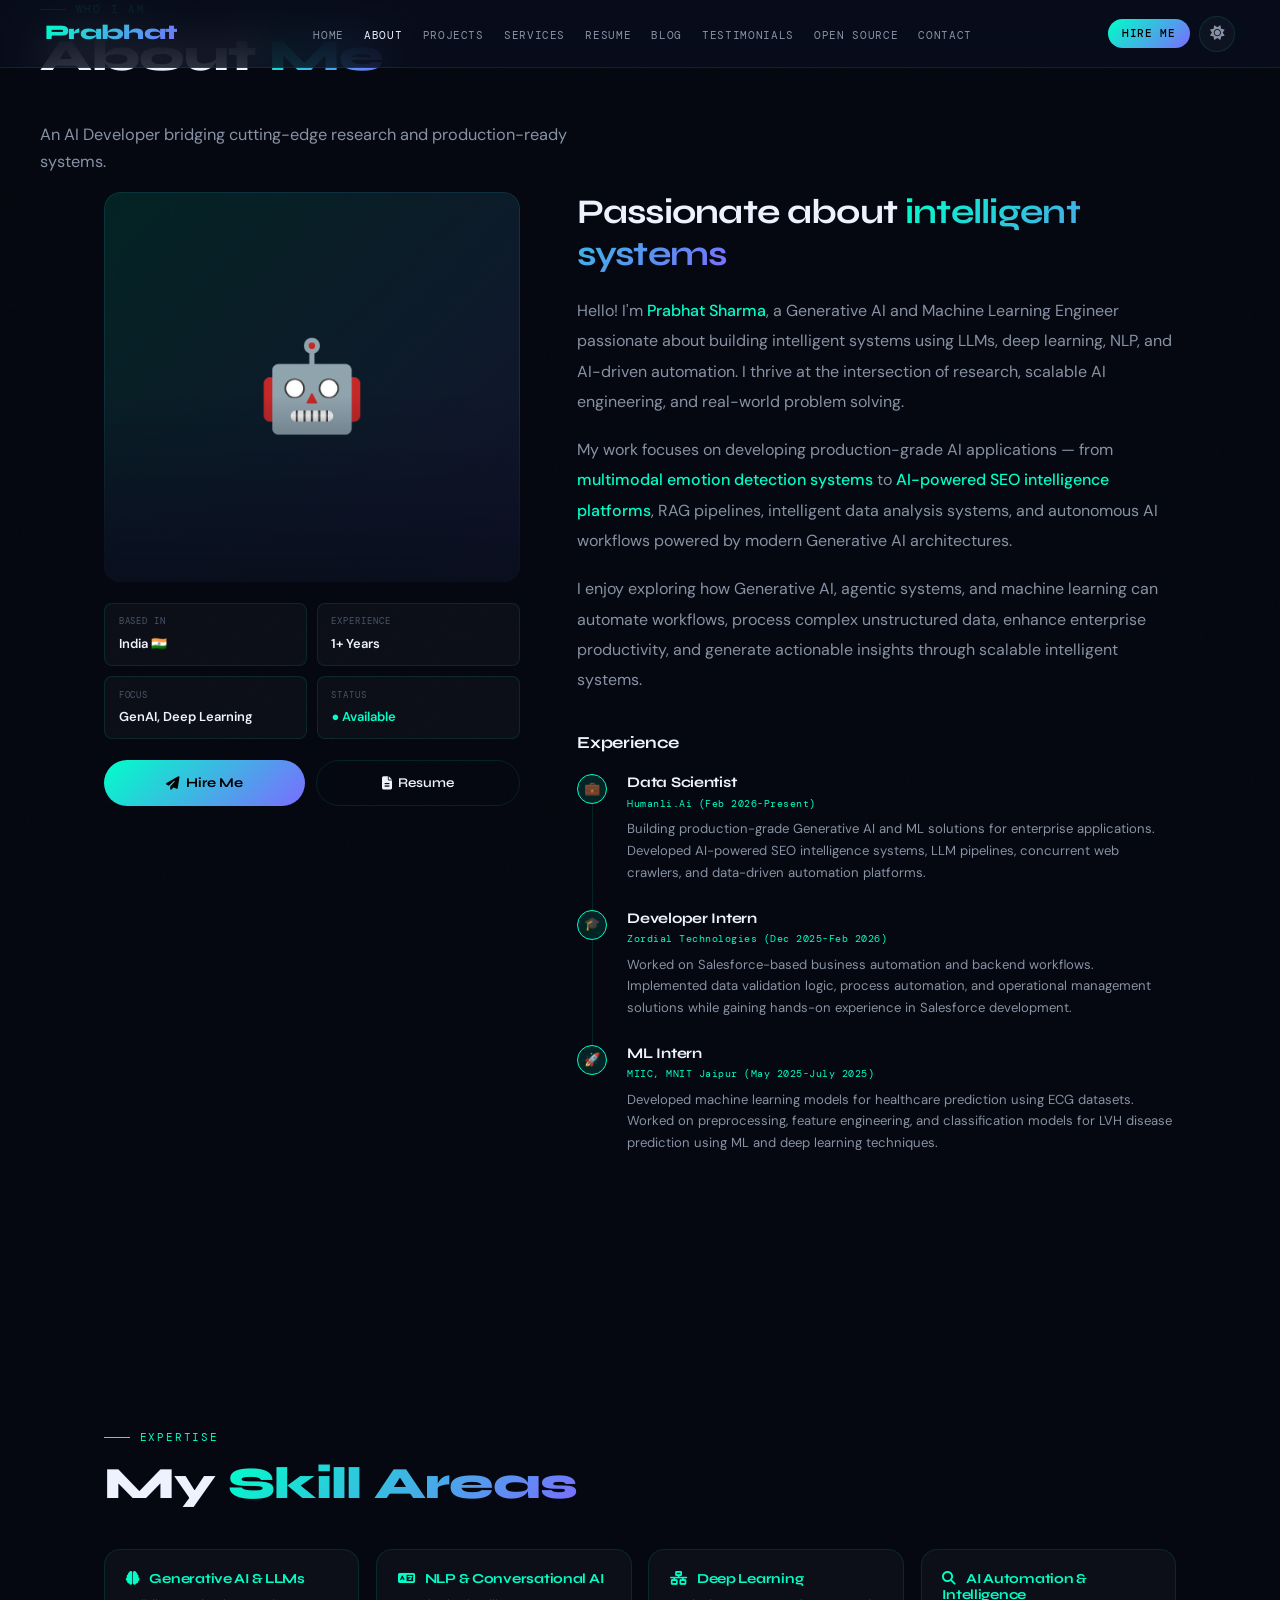
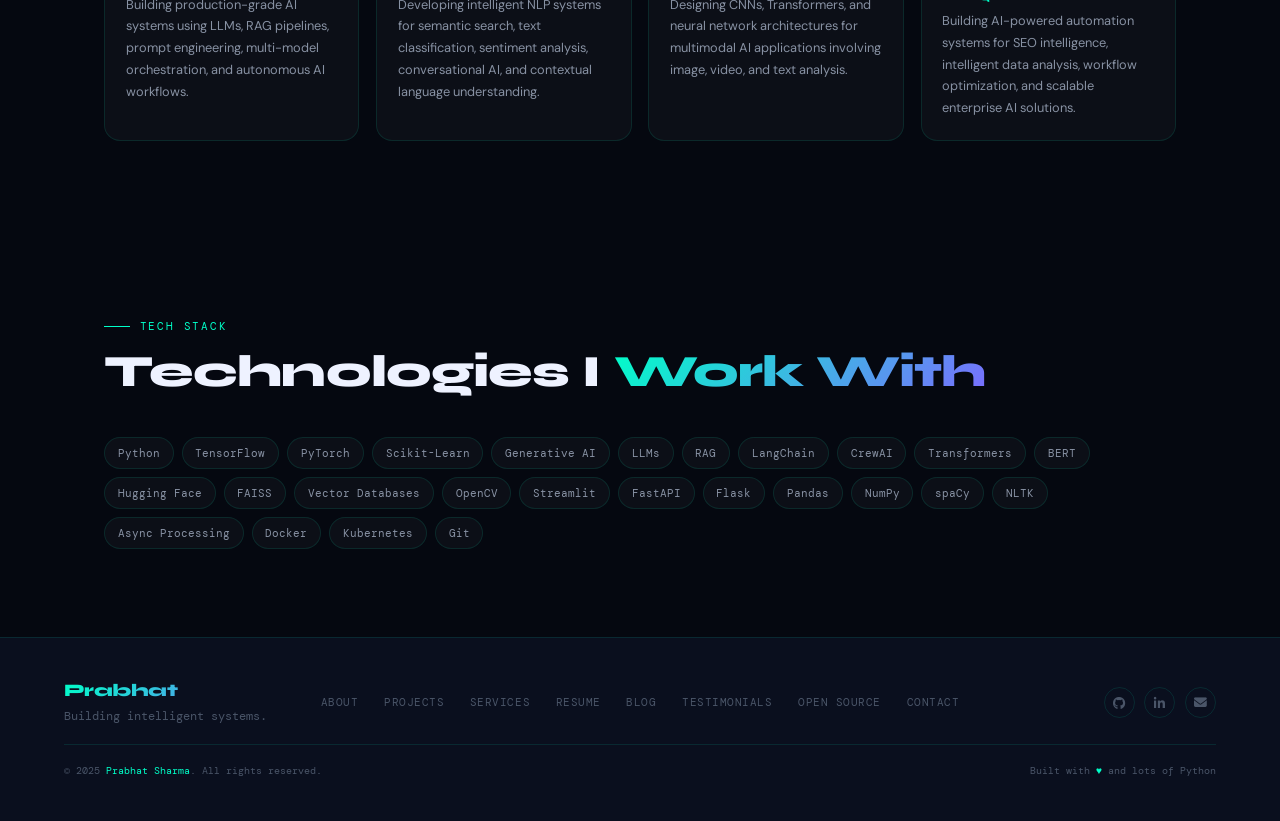
<file: about.html>
<!DOCTYPE html>
<html lang="en">
<head>
  <meta charset="UTF-8">
  <meta name="viewport" content="width=device-width, initial-scale=1">
  <title>About | Prabhat Sharma — AI Developer</title>
  <meta name="description" content="Learn about Prabhat Sharma, an AI Developer specializing in ML, NLP, and Deep Learning.">
  <meta property="og:title" content="About | Prabhat Sharma — AI Developer">
  <meta property="og:type" content="website">
  <link rel="stylesheet" href="css/style.css">

  <script src="js/script.js" defer></script>

  <!-- Google Analytics 4 (GA4) -->
  <!-- Replace G-ZHM9T8088M with your actual Measurement ID from analytics.google.com -->
  <script async src="https://www.googletagmanager.com/gtag/js?id=G-ZHM9T8088M"></script>
  <script>
    window.dataLayer = window.dataLayer || [];
    function gtag(){dataLayer.push(arguments);}
    gtag('js', new Date());
    gtag('config', 'G-ZHM9T8088M', {
      page_title: document.title,
      page_location: window.location.href,
      send_page_view: true
    });
  </script>
<script type="application/ld+json">
{
  "@context": "https://schema.org",
  "@type": "AboutPage",
  "name": "About Prabhat Sharma — AI Developer",
  "url": "https://prabhat-dot.github.io/about.html",
  "description": "Learn about Prabhat Sharma, an AI Developer specializing in ML, NLP, and Deep Learning.",
  "mainEntity": {
    "@type": "Person",
    "name": "Prabhat Sharma",
    "jobTitle": "AI Developer & ML Engineer",
    "url": "https://prabhat-dot.github.io",
    "sameAs": [
      "https://github.com/prabhat-dot",
      "https://linkedin.com/in/prabhat-sharma",
      "https://twitter.com/prabhat_ai"
    ]
  }
}
</script>
<script type="application/ld+json">
{
  "@context": "https://schema.org",
  "@type": "BreadcrumbList",
  "itemListElement": [
    { "@type": "ListItem", "position": 1, "name": "Home", "item": "https://prabhat-dot.github.io/index.html" },
    { "@type": "ListItem", "position": 2, "name": "About", "item": "https://prabhat-dot.github.io/about.html" }
  ]
}
</script>
  <link rel="canonical" href="https://prabhat-dot-github-io.vercel.app/about.html">
  <!-- Performance: preconnect to critical origins -->
  <link rel="preconnect" href="https://fonts.googleapis.com">
  <link rel="preconnect" href="https://fonts.gstatic.com" crossorigin>
  <link rel="preconnect" href="https://cdnjs.cloudflare.com">
  <!-- Google Fonts: non-blocking load -->
  <link rel="preload" as="style" onload="this.onload=null;this.rel='stylesheet'" href="https://fonts.googleapis.com/css2?family=Syne:wght@400;500;700;800&family=DM+Mono:wght@300;400;500&family=DM+Sans:ital,opsz,wght@0,9..40,300;0,9..40,400;0,9..40,500;1,9..40,300&display=swap">
  <noscript><link rel="stylesheet" href="https://fonts.googleapis.com/css2?family=Syne:wght@400;500;700;800&family=DM+Mono:wght@300;400;500&family=DM+Sans:ital,opsz,wght@0,9..40,300;0,9..40,400;0,9..40,500;1,9..40,300&display=swap"></noscript>
  <!-- FontAwesome: non-blocking load -->
  <link rel="preload" as="style" onload="this.onload=null;this.rel='stylesheet'" href="https://cdnjs.cloudflare.com/ajax/libs/font-awesome/6.5.0/css/all.min.css">
  <noscript><link rel="stylesheet" href="https://cdnjs.cloudflare.com/ajax/libs/font-awesome/6.5.0/css/all.min.css"></noscript>
</head>
<body>
<nav>
  <h2 class="logo">Prabhat</h2>
  <ul id="navMenu">
    <li><a href="index.html">Home</a></li>
    <li><a href="about.html">About</a></li>
    <li><a href="projects.html">Projects</a></li>
    <li><a href="services.html">Services</a></li>
    <li><a href="resume.html">Resume</a></li>
    <li><a href="blog.html">Blog</a></li>
    <li><a href="testimonials.html">Testimonials</a></li>
    <li><a href="opensource.html">Open Source</a></li>
    <li><a href="contact.html">Contact</a></li>
  </ul>
  <div class="nav-right">
    <a href="contact.html" class="nav-hire">Hire Me</a>
    <button class="theme-toggle" id="themeToggle" aria-label="Toggle theme"><i class="fas fa-sun"></i></button>
    <button class="hamburger" id="hamburger" aria-label="Open menu" aria-expanded="false"><span></span><span></span><span></span></button>
  </div>
</nav>

<div class="page-hero">
  <div class="section-label reveal">Who I Am</div>
  <h1 class="title reveal reveal-delay-1">About <span>Me</span></h1>
  <p style="color:var(--t2);max-width:560px;font-size:1.02rem" class="reveal reveal-delay-2">An AI Developer bridging cutting-edge research and production-ready systems.</p>
</div>
<section style="padding-top:1rem">
  <div class="about-grid">
    <div class="about-image-side reveal">
      <div class="about-img-frame"><div class="about-img-placeholder">🤖</div></div>
      <div class="about-quick-info">
        <div class="info-item"><div class="label">Based in</div><div class="value">India 🇮🇳</div></div>
        <div class="info-item"><div class="label">Experience</div><div class="value">1+ Years</div></div>
        <div class="info-item"><div class="label">Focus</div><div class="value">GenAI, Deep Learning</div></div>
        <div class="info-item"><div class="label">Status</div><div class="value" style="color:var(--c)">● Available</div></div>
      </div>
      <div style="margin-top:1.3rem;display:flex;gap:.68rem;flex-wrap:wrap">
        <a href="contact.html" class="btn" style="flex:1;justify-content:center"><i class="fas fa-paper-plane"></i> Hire Me</a>
        <a href="resume.html" class="btn-outline" style="flex:1;justify-content:center"><i class="fas fa-file-alt"></i> Resume</a>
      </div>
    </div>
    <div class="about-content-side">
<h2 class="reveal">
  Passionate about 
  <span style="background:var(--grad);-webkit-background-clip:text;-webkit-text-fill-color:transparent;background-clip:text">
    intelligent systems
  </span>
</h2>

<p class="reveal reveal-delay-1">
  Hello! I'm <span class="hi">Prabhat Sharma</span>, a Generative AI and Machine Learning Engineer passionate about building intelligent systems using LLMs, deep learning, NLP, and AI-driven automation. I thrive at the intersection of research, scalable AI engineering, and real-world problem solving.
</p>

<p class="reveal reveal-delay-2">
  My work focuses on developing production-grade AI applications — from <span class="hi">multimodal emotion detection systems</span> to <span class="hi">AI-powered SEO intelligence platforms</span>, RAG pipelines, intelligent data analysis systems, and autonomous AI workflows powered by modern Generative AI architectures.
</p>

<p class="reveal reveal-delay-3">
  I enjoy exploring how Generative AI, agentic systems, and machine learning can automate workflows, process complex unstructured data, enhance enterprise productivity, and generate actionable insights through scalable intelligent systems.
</p>      <div class="experience-timeline reveal" style="margin-top:2.3rem">
        <h3 style="font-size:1.05rem;margin-bottom:1.35rem;color:var(--t1)">Experience</h3>
        <div class="timeline-item">
          <div class="timeline-dot">💼</div>
          <div class="timeline-content"><h4>Data Scientist</h4><div class="period">Humanli.Ai (Feb 2026-Present)</div><p>Building production-grade Generative AI and ML solutions for enterprise applications. Developed AI-powered SEO intelligence systems, LLM pipelines, concurrent web crawlers, and data-driven automation platforms.</p></div>
        </div>
        <div class="timeline-item">
          <div class="timeline-dot">🎓</div>
          <div class="timeline-content"><h4>Developer Intern</h4><div class="period">Zordial Technologies (Dec 2025-Feb 2026)</div><p>Worked on Salesforce-based business automation and backend workflows. Implemented data validation logic, process automation, and operational management solutions while gaining hands-on experience in Salesforce development.</p></div>
        </div>
        <div class="timeline-item">
          <div class="timeline-dot">🚀</div>
          <div class="timeline-content"><h4>ML Intern</h4><div class="period">MIIC, MNIT Jaipur (May 2025-July 2025)</div><p>Developed machine learning models for healthcare prediction using ECG datasets. Worked on preprocessing, feature engineering, and classification models for LVH disease prediction using ML and deep learning techniques.</p></div>
        </div>
      </div>
    </div>
  </div>
</section>
<section>
  <div class="section-label reveal">Expertise</div>
  <h2 class="title reveal reveal-delay-1">My <span>Skill Areas</span></h2>
<div class="skills-grid">

  <div class="skill-card reveal">
    <h3>
      <i class="fas fa-brain" style="margin-right:.45rem"></i>
      Generative AI & LLMs
    </h3>
    <p>
      Building production-grade AI systems using LLMs, RAG pipelines, prompt engineering, multi-model orchestration, and autonomous AI workflows.
    </p>
  </div>

  <div class="skill-card reveal reveal-delay-1">
    <h3>
      <i class="fas fa-language" style="margin-right:.45rem"></i>
      NLP & Conversational AI
    </h3>
    <p>
      Developing intelligent NLP systems for semantic search, text classification, sentiment analysis, conversational AI, and contextual language understanding.
    </p>
  </div>

  <div class="skill-card reveal reveal-delay-2">
    <h3>
      <i class="fas fa-network-wired" style="margin-right:.45rem"></i>
      Deep Learning
    </h3>
    <p>
      Designing CNNs, Transformers, and neural network architectures for multimodal AI applications involving image, video, and text analysis.
    </p>
  </div>

  <div class="skill-card reveal reveal-delay-3">
    <h3>
      <i class="fas fa-search" style="margin-right:.45rem"></i>
      AI Automation & Intelligence
    </h3>
    <p>
      Building AI-powered automation systems for SEO intelligence, intelligent data analysis, workflow optimization, and scalable enterprise AI solutions.
    </p>
  </div>

</div>
</section>
<section>
  <div class="section-label reveal">Tech Stack</div>
  <h2 class="title reveal reveal-delay-1">Technologies I <span>Work With</span></h2>
<div class="tech-list reveal reveal-delay-2">
  <span>Python</span>
  <span>TensorFlow</span>
  <span>PyTorch</span>
  <span>Scikit-Learn</span>
  <span>Generative AI</span>
  <span>LLMs</span>
  <span>RAG</span>
  <span>LangChain</span>
  <span>CrewAI</span>
  <span>Transformers</span>
  <span>BERT</span>
  <span>Hugging Face</span>
  <span>FAISS</span>
  <span>Vector Databases</span>
  <span>OpenCV</span>
  <span>Streamlit</span>
  <span>FastAPI</span>
  <span>Flask</span>
  <span>Pandas</span>
  <span>NumPy</span>
  <span>spaCy</span>
  <span>NLTK</span>
  <span>Async Processing</span>
  <span>Docker</span>
  <span>Kubernetes</span>
  <span>Git</span>
</div>
</section>

<footer>
  <div class="footer-inner">
    <div class="footer-brand"><h2 class="logo">Prabhat</h2><p>Building intelligent systems.</p></div>
    <div class="footer-links">
      <a href="about.html">About</a><a href="projects.html">Projects</a><a href="services.html">Services</a>
      <a href="resume.html">Resume</a><a href="blog.html">Blog</a><a href="testimonials.html">Testimonials</a>
      <a href="opensource.html">Open Source</a><a href="contact.html">Contact</a>
    </div>
    <div class="footer-social">
      <a href="https://github.com/prabhat-dot" target="_blank" aria-label="GitHub"><i class="fab fa-github"></i></a>
      <a href="https://linkedin.com/in/prabhat-sharma" target="_blank" aria-label="LinkedIn"><i class="fab fa-linkedin-in"></i></a>
      <a href="#" onclick="window.location='mai'+'lto:prabhatindoria2'+'@gmail.com';return false;" aria-label="Email"><i class="fas fa-envelope"></i></a>
    </div>
  </div>
  <div class="footer-bottom">
    <p>© 2025 <span class="ac">Prabhat Sharma</span>. All rights reserved.</p>
    <p>Built with <span class="ac">♥</span> and lots of Python</p>
  </div>
</footer>
</body>
</html>
</file>
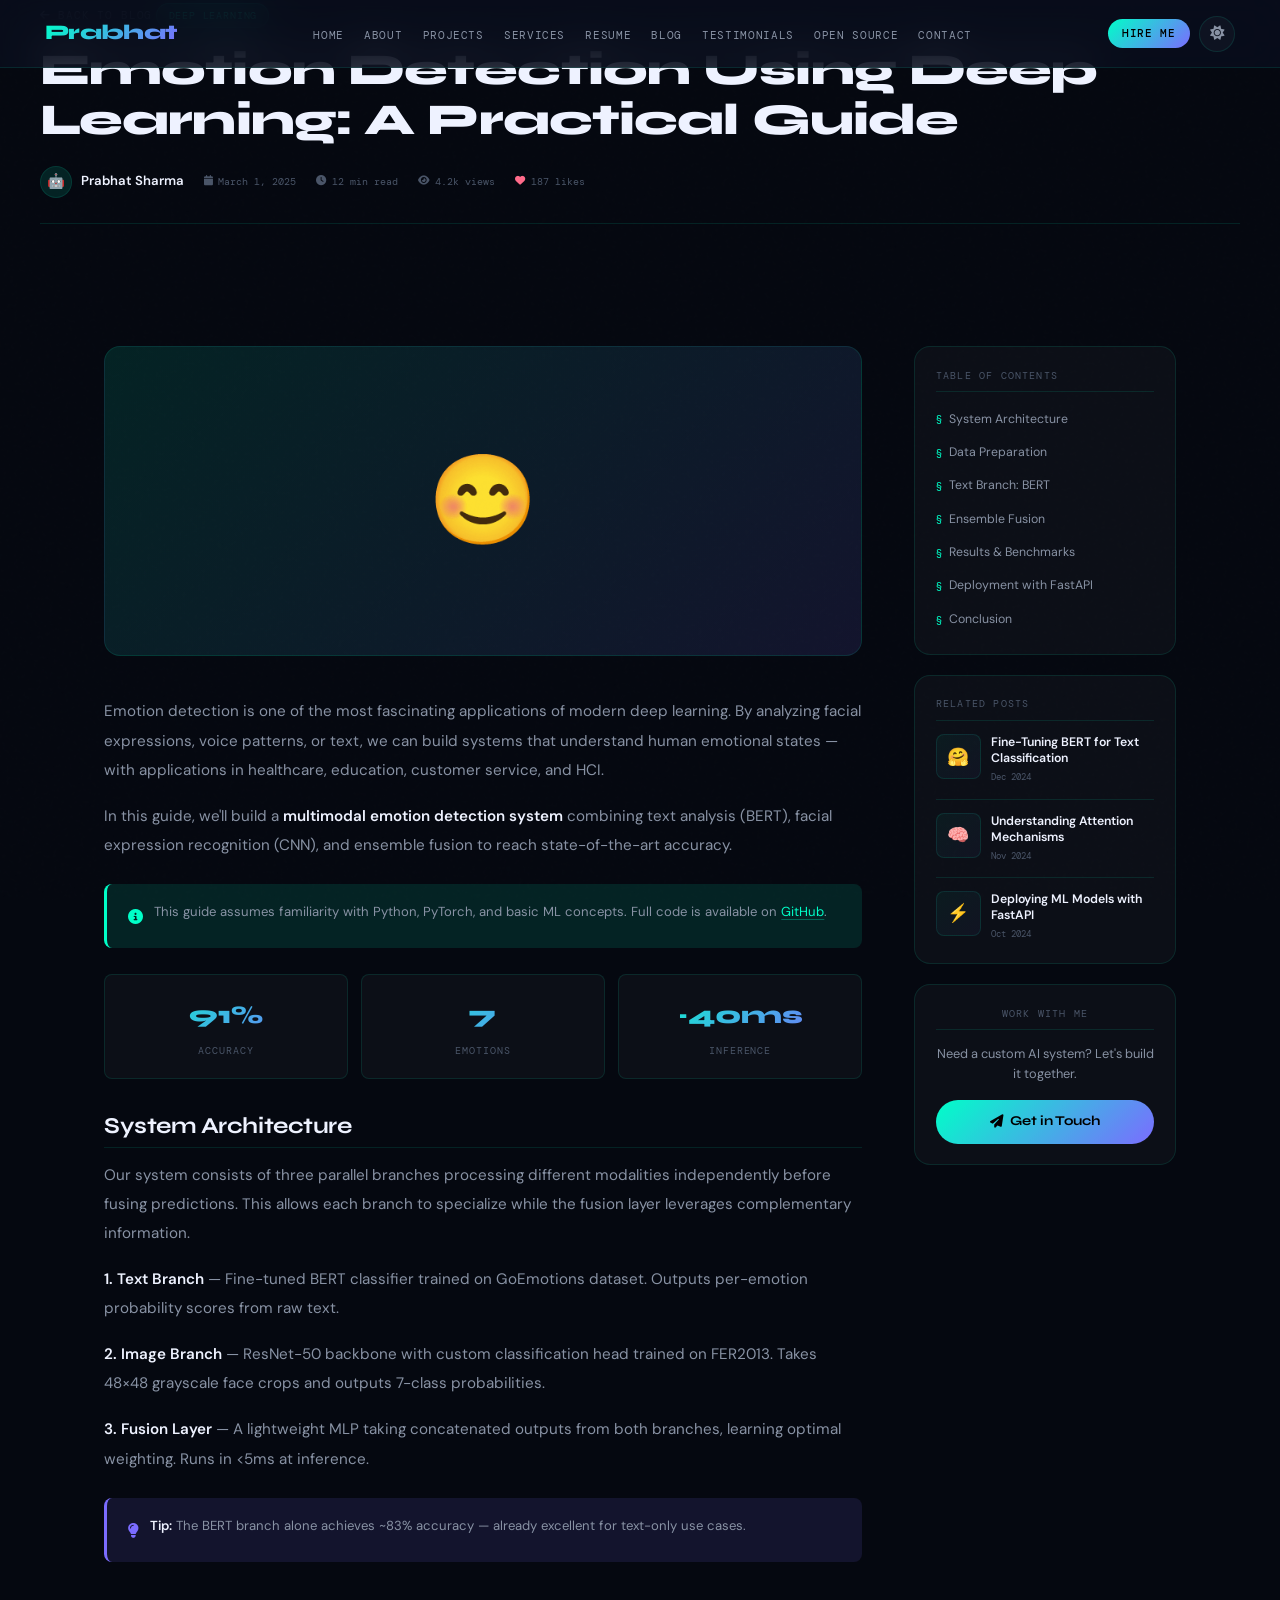
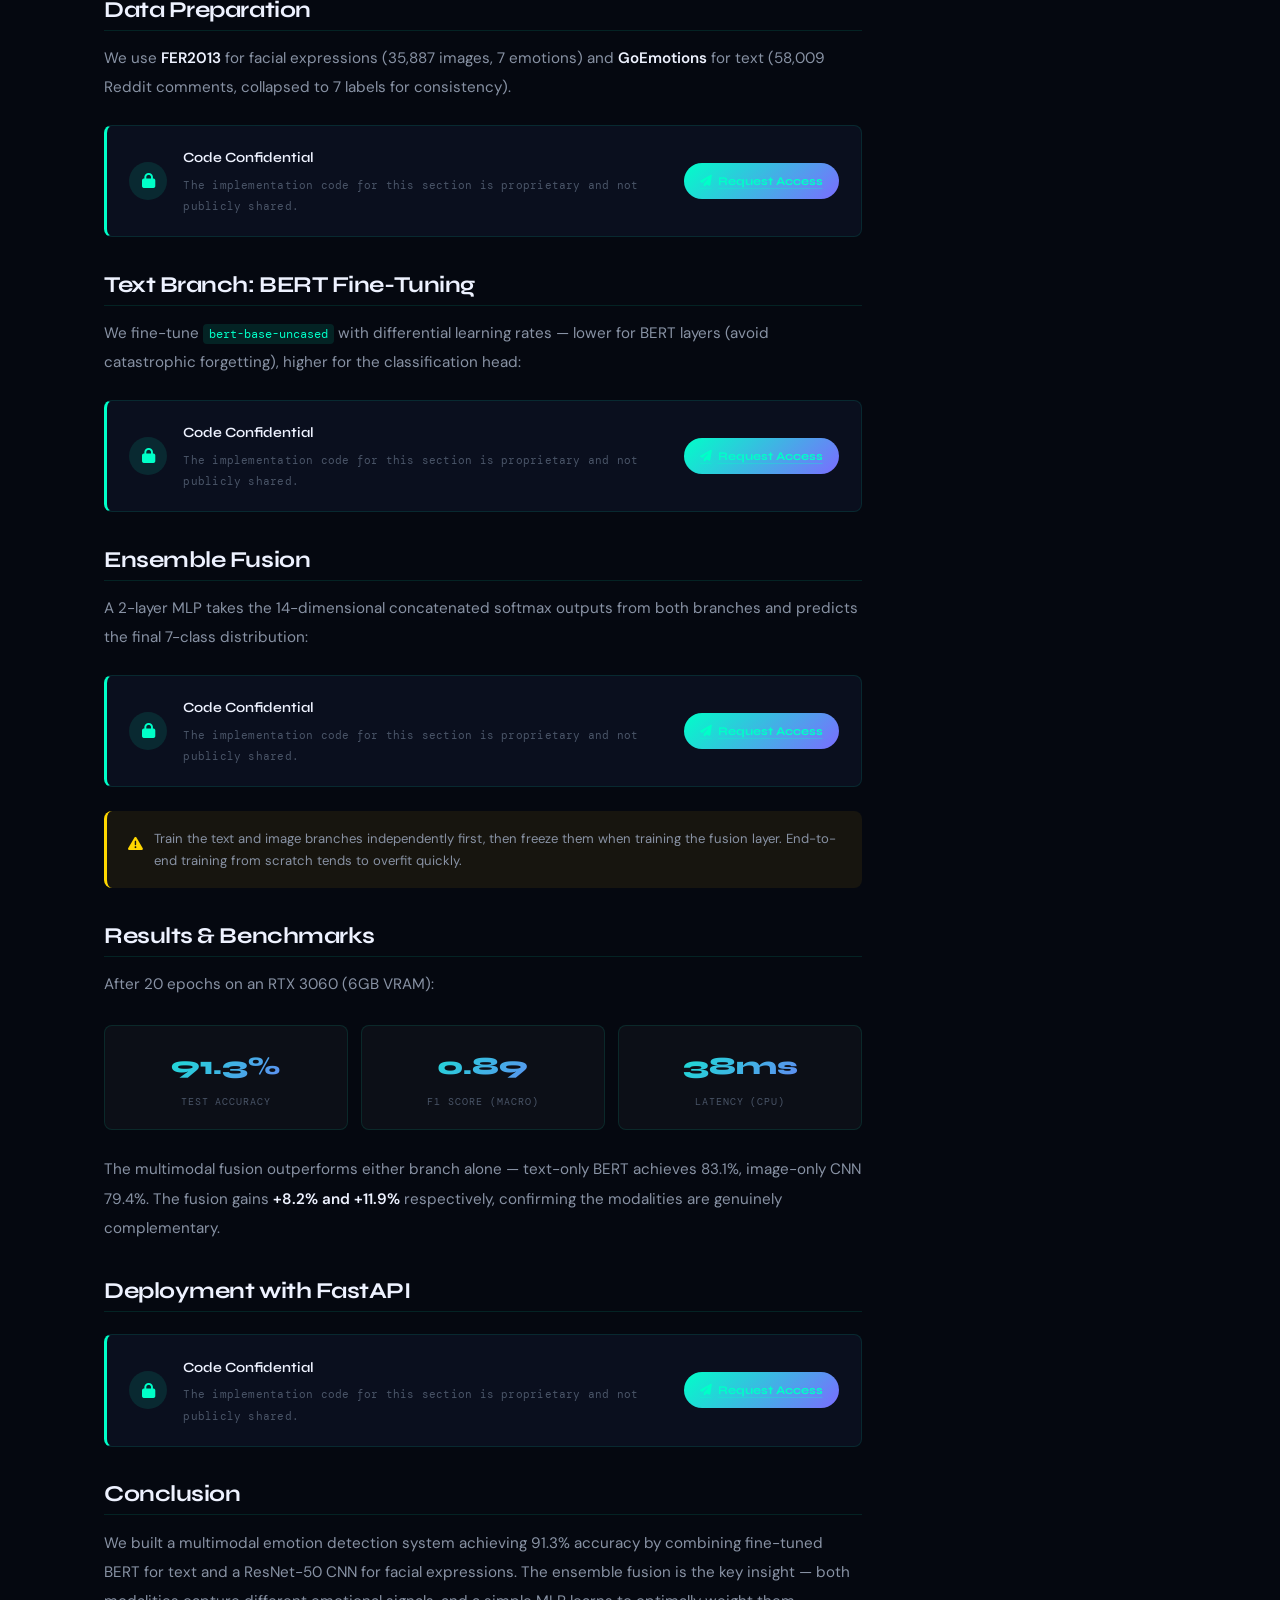
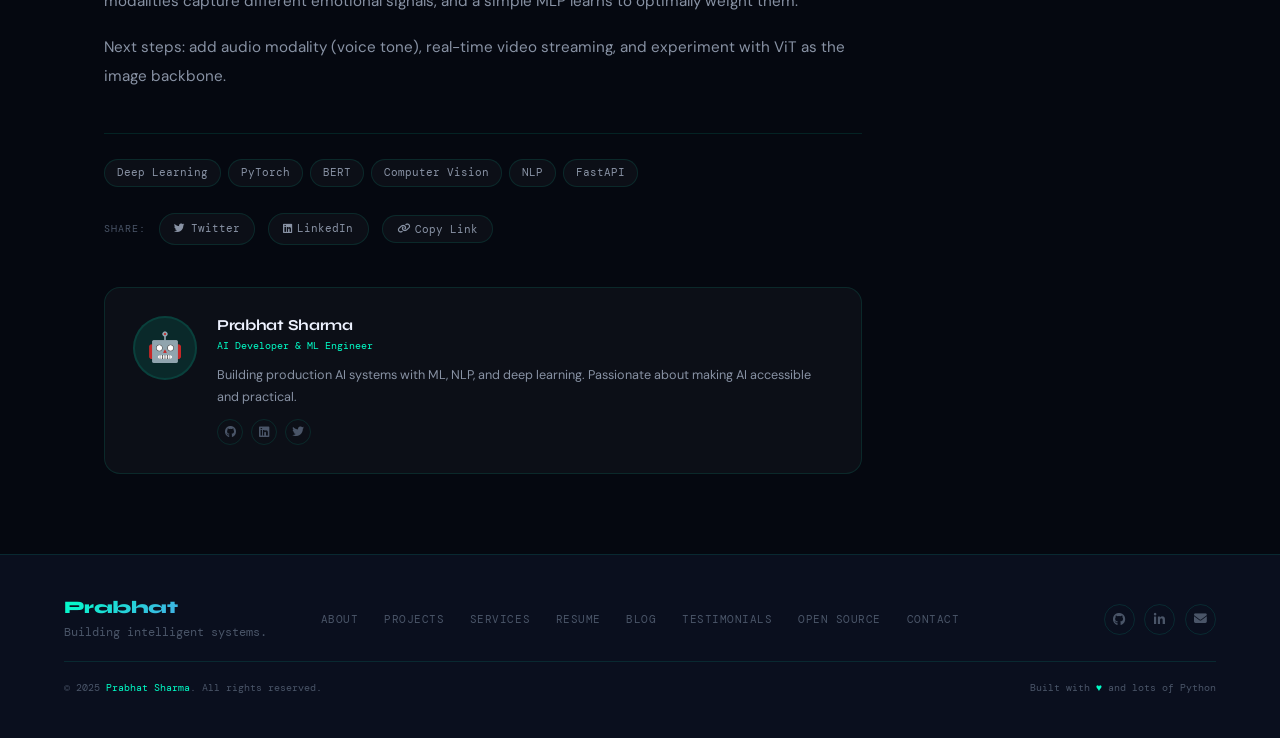
<file: blog-post.html>
<!DOCTYPE html>
<html lang="en">
<head>
  <meta charset="UTF-8">
  <meta name="viewport" content="width=device-width, initial-scale=1">
  <title>Emotion Detection Using Deep Learning | Prabhat Sharma</title>
  <meta name="description" content="A practical guide to building a multimodal emotion detection system using BERT, ResNet CNN, and ensemble fusion.">
  <meta property="og:title" content="Emotion Detection Using Deep Learning">
  <meta property="og:type" content="article">
  <meta property="article:author" content="Prabhat Sharma">
  <link rel="stylesheet" href="css/style.css">

  <script src="js/script.js" defer></script>
  <!-- Google Analytics 4 -->
  <script async src="https://www.googletagmanager.com/gtag/js?id=G-ZHM9T8088M"></script>
  <script>
    window.dataLayer = window.dataLayer || [];
    function gtag(){dataLayer.push(arguments);}
    gtag('js', new Date());
    gtag('config', 'G-ZHM9T8088M', { page_title: document.title, page_location: window.location.href });
  </script>
  <style>
    /* Confidential code box */
    .code-confidential {
      display: flex;
      align-items: center;
      gap: 1rem;
      background: var(--bg2, #0a0f1e);
      border: 1px solid var(--border, rgba(0,255,200,.11));
      border-left: 3px solid var(--c, #00ffc8);
      border-radius: var(--rs, 8px);
      padding: 1.15rem 1.4rem;
      margin: 1.4rem 0;
      flex-wrap: wrap;
    }
    .code-conf-icon {
      width: 38px;
      height: 38px;
      border-radius: 50%;
      background: var(--c-dim, rgba(0,255,200,.11));
      display: flex;
      align-items: center;
      justify-content: center;
      color: var(--c, #00ffc8);
      font-size: 0.95rem;
      flex-shrink: 0;
    }
    .code-conf-text {
      flex: 1;
      display: flex;
      flex-direction: column;
      gap: 0.22rem;
    }
    .code-conf-text strong {
      font-family: var(--ff-head, 'Syne', sans-serif);
      font-size: 0.88rem;
      color: var(--t1, #eef2ff);
    }
    .code-conf-text span {
      font-family: var(--ff-mono, 'DM Mono', monospace);
      font-size: 0.7rem;
      color: var(--t3, #4a5568);
      letter-spacing: 0.02em;
    }
    .code-conf-btn {
      display: inline-flex;
      align-items: center;
      gap: 0.38rem;
      padding: 0.42rem 1rem;
      background: var(--grad, linear-gradient(135deg,#00ffc8,#7b6cff));
      color: #000;
      font-family: var(--ff-head, 'Syne', sans-serif);
      font-weight: 700;
      font-size: 0.74rem;
      border-radius: 50px;
      white-space: nowrap;
      transition: all 0.3s ease;
      text-decoration: none;
    }
    .code-conf-btn:hover {
      opacity: 0.85;
      transform: translateY(-1px);
    }

    .post-layout { padding-top: calc(var(--nav-h, 68px) + 20px); }
    .post-body pre { position: relative; }
    .post-body pre .code-label {
      position: absolute; top: .65rem; right: .85rem;
      font-family: var(--ff-mono, monospace); font-size: .57rem;
      color: var(--t3, #4a5568); text-transform: uppercase;
      letter-spacing: .1em; pointer-events: none;
    }
    .post-body pre code { display: block; padding-right: 3.5rem; }
  </style>
<script type="application/ld+json">
{
  "@context": "https://schema.org",
  "@type": "BlogPosting",
  "headline": "Emotion Detection Using Deep Learning: A Practical Guide",
  "url": "https://prabhat-dot.github.io/blog-post.html",
  "datePublished": "2025-03-01",
  "dateModified": "2025-03-01",
  "author": {
    "@type": "Person",
    "name": "Prabhat Sharma",
    "url": "https://prabhat-dot.github.io"
  },
  "publisher": {
    "@type": "Person",
    "name": "Prabhat Sharma",
    "url": "https://prabhat-dot.github.io"
  },
  "description": "A practical guide to building a multimodal emotion detection system using BERT, ResNet CNN, and ensemble fusion.",
  "keywords": ["Deep Learning", "Emotion Detection", "BERT", "PyTorch", "Computer Vision", "NLP", "FastAPI"],
  "articleSection": "Deep Learning",
  "wordCount": "1800",
  "timeRequired": "PT12M"
}
</script>
<script type="application/ld+json">
{
  "@context": "https://schema.org",
  "@type": "BreadcrumbList",
  "itemListElement": [
    { "@type": "ListItem", "position": 1, "name": "Home", "item": "https://prabhat-dot.github.io/index.html" },
    { "@type": "ListItem", "position": 2, "name": "Blog", "item": "https://prabhat-dot.github.io/blog.html" },
    { "@type": "ListItem", "position": 3, "name": "Emotion Detection Using Deep Learning", "item": "https://prabhat-dot.github.io/blog-post.html" }
  ]
}
</script>
  <link rel="canonical" href="https://prabhat-dot-github-io.vercel.app/blog-post.html">
  <!-- Performance: preconnect to critical origins -->
  <link rel="preconnect" href="https://fonts.googleapis.com">
  <link rel="preconnect" href="https://fonts.gstatic.com" crossorigin>
  <link rel="preconnect" href="https://cdnjs.cloudflare.com">
  <!-- Google Fonts: non-blocking load -->
  <link rel="preload" as="style" onload="this.onload=null;this.rel='stylesheet'" href="https://fonts.googleapis.com/css2?family=Syne:wght@400;500;700;800&family=DM+Mono:wght@300;400;500&family=DM+Sans:ital,opsz,wght@0,9..40,300;0,9..40,400;0,9..40,500;1,9..40,300&display=swap">
  <noscript><link rel="stylesheet" href="https://fonts.googleapis.com/css2?family=Syne:wght@400;500;700;800&family=DM+Mono:wght@300;400;500&family=DM+Sans:ital,opsz,wght@0,9..40,300;0,9..40,400;0,9..40,500;1,9..40,300&display=swap"></noscript>
  <!-- FontAwesome: non-blocking load -->
  <link rel="preload" as="style" onload="this.onload=null;this.rel='stylesheet'" href="https://cdnjs.cloudflare.com/ajax/libs/font-awesome/6.5.0/css/all.min.css">
  <noscript><link rel="stylesheet" href="https://cdnjs.cloudflare.com/ajax/libs/font-awesome/6.5.0/css/all.min.css"></noscript>
</head>
<body>

<nav>
  <h2 class="logo">Prabhat</h2>
  <ul id="navMenu">
    <li><a href="index.html">Home</a></li>
    <li><a href="about.html">About</a></li>
    <li><a href="projects.html">Projects</a></li>
    <li><a href="services.html">Services</a></li>
    <li><a href="resume.html">Resume</a></li>
    <li><a href="blog.html">Blog</a></li>
    <li><a href="testimonials.html">Testimonials</a></li>
    <li><a href="opensource.html">Open Source</a></li>
    <li><a href="contact.html">Contact</a></li>
  </ul>
  <div class="nav-right">
    <a href="contact.html" class="nav-hire">Hire Me</a>
    <button class="theme-toggle" id="themeToggle" aria-label="Toggle theme"><i class="fas fa-sun"></i></button>
    <button class="hamburger" id="hamburger" aria-label="Open menu" aria-expanded="false">
      <span></span><span></span><span></span>
    </button>
  </div>
</nav>

<div id="reading-progress"></div>

<!-- Post Header -->
<div class="page-hero" style="padding-bottom:0">
  <a href="blog.html" class="post-back"><i class="fas fa-arrow-left"></i> Back to Blog</a>
  <span class="post-cat">Deep Learning</span>
  <h1 class="post-title">Emotion Detection Using Deep Learning: A Practical Guide</h1>
  <div class="post-meta">
    <div class="post-author">
      <div class="post-author-ava">🤖</div>
      <div class="post-author-name">Prabhat Sharma</div>
    </div>
    <span class="post-meta-item"><i class="fas fa-calendar"></i> March 1, 2025</span>
    <span class="post-meta-item"><i class="fas fa-clock"></i> 12 min read</span>
    <span class="post-meta-item"><i class="fas fa-eye"></i> 4.2k views</span>
    <span class="post-meta-item"><i class="fas fa-heart" style="color:#ff6b8a"></i> 187 likes</span>
  </div>
</div>

<!-- Post Layout -->
<div class="post-layout">

  <article class="post-article">

    <div class="post-cover-ph">😊</div>

    <div class="post-body">

      <p>Emotion detection is one of the most fascinating applications of modern deep learning. By analyzing facial expressions, voice patterns, or text, we can build systems that understand human emotional states — with applications in healthcare, education, customer service, and HCI.</p>

      <p>In this guide, we'll build a <strong>multimodal emotion detection system</strong> combining text analysis (BERT), facial expression recognition (CNN), and ensemble fusion to reach state-of-the-art accuracy.</p>

      <div class="callout info">
        <span class="callout-icon"><i class="fas fa-info-circle"></i></span>
        <p>This guide assumes familiarity with Python, PyTorch, and basic ML concepts. Full code is available on <a href="https://github.com/prabhat-sharma" target="_blank">GitHub</a>.</p>
      </div>

      <div class="metrics">
        <div class="metric-box"><div class="metric-val">91%</div><div class="metric-lbl">Accuracy</div></div>
        <div class="metric-box"><div class="metric-val">7</div><div class="metric-lbl">Emotions</div></div>
        <div class="metric-box"><div class="metric-val">~40ms</div><div class="metric-lbl">Inference</div></div>
      </div>

      <h2 id="architecture">System Architecture</h2>

      <p>Our system consists of three parallel branches processing different modalities independently before fusing predictions. This allows each branch to specialize while the fusion layer leverages complementary information.</p>
      <p><strong>1. Text Branch</strong> — Fine-tuned BERT classifier trained on GoEmotions dataset. Outputs per-emotion probability scores from raw text.</p>
      <p><strong>2. Image Branch</strong> — ResNet-50 backbone with custom classification head trained on FER2013. Takes 48×48 grayscale face crops and outputs 7-class probabilities.</p>
      <p><strong>3. Fusion Layer</strong> — A lightweight MLP taking concatenated outputs from both branches, learning optimal weighting. Runs in &lt;5ms at inference.</p>

      <div class="callout tip">
        <span class="callout-icon"><i class="fas fa-lightbulb"></i></span>
        <p><strong>Tip:</strong> The BERT branch alone achieves ~83% accuracy — already excellent for text-only use cases.</p>
      </div>

      <h2 id="data">Data Preparation</h2>

      <p>We use <strong>FER2013</strong> for facial expressions (35,887 images, 7 emotions) and <strong>GoEmotions</strong> for text (58,009 Reddit comments, collapsed to 7 labels for consistency).</p>

      <div class="code-confidential">
  <div class="code-conf-icon"><i class="fas fa-lock"></i></div>
  <div class="code-conf-text">
    <strong>Code Confidential</strong>
    <span>The implementation code for this section is proprietary and not publicly shared.</span>
  </div>
  <a href="contact.html" class="code-conf-btn"><i class="fas fa-paper-plane"></i> Request Access</a>
</div>

      <h2 id="text-model">Text Branch: BERT Fine-Tuning</h2>

      <p>We fine-tune <code>bert-base-uncased</code> with differential learning rates — lower for BERT layers (avoid catastrophic forgetting), higher for the classification head:</p>

      <div class="code-confidential">
  <div class="code-conf-icon"><i class="fas fa-lock"></i></div>
  <div class="code-conf-text">
    <strong>Code Confidential</strong>
    <span>The implementation code for this section is proprietary and not publicly shared.</span>
  </div>
  <a href="contact.html" class="code-conf-btn"><i class="fas fa-paper-plane"></i> Request Access</a>
</div>

      <h2 id="fusion">Ensemble Fusion</h2>

      <p>A 2-layer MLP takes the 14-dimensional concatenated softmax outputs from both branches and predicts the final 7-class distribution:</p>

      <div class="code-confidential">
  <div class="code-conf-icon"><i class="fas fa-lock"></i></div>
  <div class="code-conf-text">
    <strong>Code Confidential</strong>
    <span>The implementation code for this section is proprietary and not publicly shared.</span>
  </div>
  <a href="contact.html" class="code-conf-btn"><i class="fas fa-paper-plane"></i> Request Access</a>
</div>

      <div class="callout warning">
        <span class="callout-icon"><i class="fas fa-triangle-exclamation"></i></span>
        <p>Train the text and image branches independently first, then freeze them when training the fusion layer. End-to-end training from scratch tends to overfit quickly.</p>
      </div>

      <h2 id="results">Results &amp; Benchmarks</h2>

      <p>After 20 epochs on an RTX 3060 (6GB VRAM):</p>

      <div class="metrics">
        <div class="metric-box"><div class="metric-val">91.3%</div><div class="metric-lbl">Test Accuracy</div></div>
        <div class="metric-box"><div class="metric-val">0.89</div><div class="metric-lbl">F1 Score (macro)</div></div>
        <div class="metric-box"><div class="metric-val">38ms</div><div class="metric-lbl">Latency (CPU)</div></div>
      </div>

      <p>The multimodal fusion outperforms either branch alone — text-only BERT achieves 83.1%, image-only CNN 79.4%. The fusion gains <strong>+8.2% and +11.9%</strong> respectively, confirming the modalities are genuinely complementary.</p>

      <h2 id="deployment">Deployment with FastAPI</h2>

      <div class="code-confidential">
  <div class="code-conf-icon"><i class="fas fa-lock"></i></div>
  <div class="code-conf-text">
    <strong>Code Confidential</strong>
    <span>The implementation code for this section is proprietary and not publicly shared.</span>
  </div>
  <a href="contact.html" class="code-conf-btn"><i class="fas fa-paper-plane"></i> Request Access</a>
</div>

      <h2 id="conclusion">Conclusion</h2>

      <p>We built a multimodal emotion detection system achieving 91.3% accuracy by combining fine-tuned BERT for text and a ResNet-50 CNN for facial expressions. The ensemble fusion is the key insight — both modalities capture different emotional signals, and a simple MLP learns to optimally weight them.</p>

      <p>Next steps: add audio modality (voice tone), real-time video streaming, and experiment with ViT as the image backbone.</p>

    </div><!-- /.post-body -->

    <!-- Tags -->
    <div class="post-tags">
      <a href="#" class="post-tag">Deep Learning</a>
      <a href="#" class="post-tag">PyTorch</a>
      <a href="#" class="post-tag">BERT</a>
      <a href="#" class="post-tag">Computer Vision</a>
      <a href="#" class="post-tag">NLP</a>
      <a href="#" class="post-tag">FastAPI</a>
    </div>

    <!-- Share -->
    <div class="share-row">
      <span class="share-lbl">Share:</span>
      <a href="https://twitter.com/intent/tweet?text=Emotion+Detection+Using+Deep+Learning" target="_blank" rel="noopener" class="share-btn">
        <i class="fab fa-twitter"></i> Twitter
      </a>
      <a href="https://www.linkedin.com/sharing/share-offsite/?url=" target="_blank" rel="noopener" class="share-btn">
        <i class="fab fa-linkedin"></i> LinkedIn
      </a>
      <button class="share-btn js-copy-link"><i class="fas fa-link"></i> Copy Link</button>
    </div>

    <!-- Author card -->
    <div class="author-card">
      <div class="author-card-ava">🤖</div>
      <div>
        <h3>Prabhat Sharma</h3>
        <div class="role">AI Developer &amp; ML Engineer</div>
        <p>Building production AI systems with ML, NLP, and deep learning. Passionate about making AI accessible and practical.</p>
        <div class="author-socials">
          <a href="https://github.com/prabhat-sharma" class="a-soc" target="_blank" rel="noopener"><i class="fab fa-github"></i></a>
          <a href="https://linkedin.com/in/prabhat-sharma" class="a-soc" target="_blank" rel="noopener"><i class="fab fa-linkedin"></i></a>
          <a href="https://twitter.com/prabhat_ai" class="a-soc" target="_blank" rel="noopener"><i class="fab fa-twitter"></i></a>
        </div>
      </div>
    </div>

  </article><!-- /.post-article -->

  <!-- Sidebar -->
  <aside class="post-sidebar">

    <div class="sb-widget">
      <div class="sb-widget-title">Table of Contents</div>
      <ul class="toc-list">
        <li><a href="#architecture">System Architecture</a></li>
        <li><a href="#data">Data Preparation</a></li>
        <li><a href="#text-model">Text Branch: BERT</a></li>
        <li><a href="#fusion">Ensemble Fusion</a></li>
        <li><a href="#results">Results &amp; Benchmarks</a></li>
        <li><a href="#deployment">Deployment with FastAPI</a></li>
        <li><a href="#conclusion">Conclusion</a></li>
      </ul>
    </div>

    <div class="sb-widget">
      <div class="sb-widget-title">Related Posts</div>
      <a href="blog-post.html" class="related-post">
        <div class="rp-thumb">🤗</div>
        <div>
          <div class="rp-title">Fine-Tuning BERT for Text Classification</div>
          <div class="rp-date">Dec 2024</div>
        </div>
      </a>
      <a href="blog-post.html" class="related-post">
        <div class="rp-thumb">🧠</div>
        <div>
          <div class="rp-title">Understanding Attention Mechanisms</div>
          <div class="rp-date">Nov 2024</div>
        </div>
      </a>
      <a href="blog-post.html" class="related-post">
        <div class="rp-thumb">⚡</div>
        <div>
          <div class="rp-title">Deploying ML Models with FastAPI</div>
          <div class="rp-date">Oct 2024</div>
        </div>
      </a>
    </div>

    <div class="sb-widget" style="text-align:center">
      <div class="sb-widget-title">Work With Me</div>
      <p style="font-size:.8rem;color:var(--t2);margin-bottom:.95rem;line-height:1.6">
        Need a custom AI system? Let's build it together.
      </p>
      <a href="contact.html" class="btn" style="width:100%;justify-content:center">
        <i class="fas fa-paper-plane"></i> Get in Touch
      </a>
    </div>

  </aside><!-- /.post-sidebar -->

</div><!-- /.post-layout -->

<footer>
  <div class="footer-inner">
    <div class="footer-brand"><h2 class="logo">Prabhat</h2><p>Building intelligent systems.</p></div>
    <div class="footer-links">
      <a href="about.html">About</a>
      <a href="projects.html">Projects</a>
      <a href="services.html">Services</a>
      <a href="resume.html">Resume</a>
      <a href="blog.html">Blog</a>
      <a href="testimonials.html">Testimonials</a>
      <a href="opensource.html">Open Source</a>
      <a href="contact.html">Contact</a>
    </div>
    <div class="footer-social">
      <a href="https://github.com/prabhat-dot" target="_blank" aria-label="GitHub"><i class="fab fa-github"></i></a>
      <a href="https://linkedin.com/in/prabhat-sharma" target="_blank" aria-label="LinkedIn"><i class="fab fa-linkedin-in"></i></a>
      <a href="#" onclick="window.location='mai'+'lto:prabhatindoria2'+'@gmail.com';return false;" aria-label="Email"><i class="fas fa-envelope"></i></a>
    </div>
  </div>
  <div class="footer-bottom">
    <p>© 2025 <span class="ac">Prabhat Sharma</span>. All rights reserved.</p>
    <p>Built with <span class="ac">♥</span> and lots of Python</p>
  </div>
</footer>
</body>
</html>
</file>
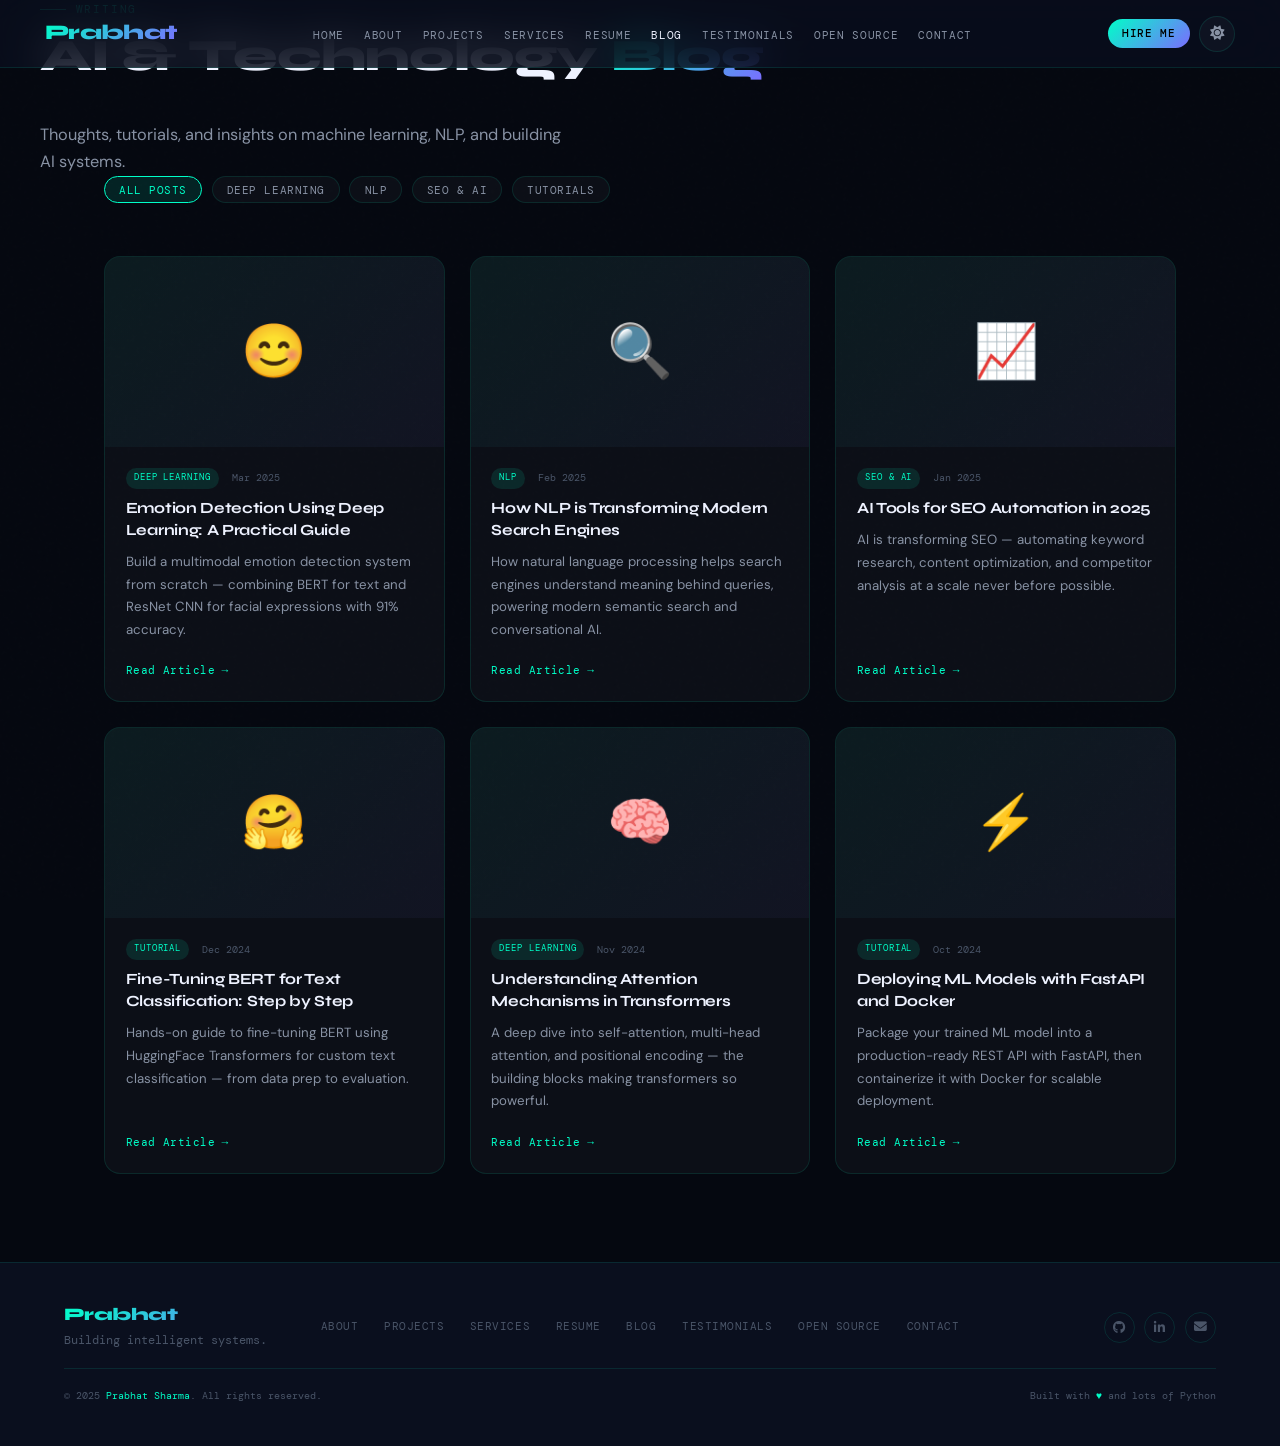
<file: blog.html>
<!DOCTYPE html>
<html lang="en">
<head>
  <meta charset="UTF-8">
  <meta name="viewport" content="width=device-width, initial-scale=1">
  <title>Blog | Prabhat Sharma — AI &amp; Technology</title>
  <meta name="description" content="Insights on AI, Machine Learning, NLP and technology by Prabhat Sharma — tutorials, deep dives, and practical guides.">
  <meta name="keywords" content="AI blog, machine learning blog, NLP tutorial, deep learning, Python AI, Prabhat Sharma">
  <meta name="author" content="Prabhat Sharma">

  <!-- Open Graph -->
  <meta property="og:title" content="Blog | Prabhat Sharma — AI &amp; Technology">
  <meta property="og:description" content="Thoughts, tutorials and insights on ML, NLP and building AI systems.">
  <meta property="og:type" content="website">
  <meta property="og:url" content="https://prabhat-dot.github.io/blog.html">
  <meta property="og:site_name" content="Prabhat Sharma Portfolio">

  <!-- Twitter Card -->
  <meta name="twitter:card" content="summary_large_image">
  <meta name="twitter:title" content="Blog | Prabhat Sharma — AI &amp; Technology">
  <meta name="twitter:description" content="Thoughts, tutorials and insights on ML, NLP and building AI systems.">
  <meta name="twitter:site" content="@prabhat_ai">

  <!-- Schema.org — Blog listing -->
  <script type="application/ld+json">
  {
    "@context": "https://schema.org",
    "@type": "Blog",
    "name": "Prabhat Sharma — AI & Technology Blog",
    "url": "https://prabhat-dot.github.io/blog.html",
    "description": "Insights on AI, Machine Learning, NLP and technology by Prabhat Sharma.",
    "author": {
      "@type": "Person",
      "name": "Prabhat Sharma",
      "url": "https://prabhat-dot.github.io",
      "sameAs": [
        "https://github.com/prabhat-dot",
        "https://linkedin.com/in/prabhat-sharma",
        "https://twitter.com/prabhat_ai"
      ]
    },
    "blogPost": [
      {
        "@type": "BlogPosting",
        "headline": "Emotion Detection Using Deep Learning: A Practical Guide",
        "url": "https://prabhat-dot.github.io/blog-post.html",
        "datePublished": "2025-03-01",
        "author": { "@type": "Person", "name": "Prabhat Sharma" },
        "keywords": ["Deep Learning", "PyTorch", "BERT", "Computer Vision", "NLP"]
      },
      {
        "@type": "BlogPosting",
        "headline": "How NLP is Transforming Modern Search Engines",
        "url": "https://prabhat-dot.github.io/blog-post.html",
        "datePublished": "2025-02-01",
        "author": { "@type": "Person", "name": "Prabhat Sharma" },
        "keywords": ["NLP", "Search Engines", "Semantic Search", "AI"]
      },
      {
        "@type": "BlogPosting",
        "headline": "AI Tools for SEO Automation in 2025",
        "url": "https://prabhat-dot.github.io/blog-post.html",
        "datePublished": "2025-01-01",
        "author": { "@type": "Person", "name": "Prabhat Sharma" },
        "keywords": ["SEO", "AI", "Automation", "NLP"]
      },
      {
        "@type": "BlogPosting",
        "headline": "Fine-Tuning BERT for Text Classification: Step by Step",
        "url": "https://prabhat-dot.github.io/blog-post.html",
        "datePublished": "2024-12-01",
        "author": { "@type": "Person", "name": "Prabhat Sharma" },
        "keywords": ["BERT", "HuggingFace", "NLP", "Tutorial", "Text Classification"]
      },
      {
        "@type": "BlogPosting",
        "headline": "Understanding Attention Mechanisms in Transformers",
        "url": "https://prabhat-dot.github.io/blog-post.html",
        "datePublished": "2024-11-01",
        "author": { "@type": "Person", "name": "Prabhat Sharma" },
        "keywords": ["Deep Learning", "Transformers", "Attention Mechanism", "NLP"]
      },
      {
        "@type": "BlogPosting",
        "headline": "Deploying ML Models with FastAPI and Docker",
        "url": "https://prabhat-dot.github.io/blog-post.html",
        "datePublished": "2024-10-01",
        "author": { "@type": "Person", "name": "Prabhat Sharma" },
        "keywords": ["FastAPI", "Docker", "Machine Learning", "Deployment", "Tutorial"]
      }
    ]
  }
  </script>

  <!-- Breadcrumb Schema -->
  <script type="application/ld+json">
  {
    "@context": "https://schema.org",
    "@type": "BreadcrumbList",
    "itemListElement": [
      { "@type": "ListItem", "position": 1, "name": "Home", "item": "https://prabhat-dot.github.io/index.html" },
      { "@type": "ListItem", "position": 2, "name": "Blog", "item": "https://prabhat-dot.github.io/blog.html" }
    ]
  }
  </script>

  <link rel="stylesheet" href="css/style.css">

  <script src="js/script.js" defer></script>

  <!-- Google Analytics 4 (GA4) -->
  <script async src="https://www.googletagmanager.com/gtag/js?id=G-ZHM9T8088M"></script>
  <script>
    window.dataLayer = window.dataLayer || [];
    function gtag(){dataLayer.push(arguments);}
    gtag('js', new Date());
    gtag('config', 'G-ZHM9T8088M', {
      page_title: document.title,
      page_location: window.location.href,
      send_page_view: true
    });
  </script>
  <link rel="canonical" href="https://prabhat-dot-github-io.vercel.app/blog.html">
  <!-- Performance: preconnect to critical origins -->
  <link rel="preconnect" href="https://fonts.googleapis.com">
  <link rel="preconnect" href="https://fonts.gstatic.com" crossorigin>
  <link rel="preconnect" href="https://cdnjs.cloudflare.com">
  <!-- Google Fonts: non-blocking load -->
  <link rel="preload" as="style" onload="this.onload=null;this.rel='stylesheet'" href="https://fonts.googleapis.com/css2?family=Syne:wght@400;500;700;800&family=DM+Mono:wght@300;400;500&family=DM+Sans:ital,opsz,wght@0,9..40,300;0,9..40,400;0,9..40,500;1,9..40,300&display=swap">
  <noscript><link rel="stylesheet" href="https://fonts.googleapis.com/css2?family=Syne:wght@400;500;700;800&family=DM+Mono:wght@300;400;500&family=DM+Sans:ital,opsz,wght@0,9..40,300;0,9..40,400;0,9..40,500;1,9..40,300&display=swap"></noscript>
  <!-- FontAwesome: non-blocking load -->
  <link rel="preload" as="style" onload="this.onload=null;this.rel='stylesheet'" href="https://cdnjs.cloudflare.com/ajax/libs/font-awesome/6.5.0/css/all.min.css">
  <noscript><link rel="stylesheet" href="https://cdnjs.cloudflare.com/ajax/libs/font-awesome/6.5.0/css/all.min.css"></noscript>
</head>
<body>

<nav>
  <h2 class="logo">Prabhat</h2>
  <ul id="navMenu">
    <li><a href="index.html">Home</a></li>
    <li><a href="about.html">About</a></li>
    <li><a href="projects.html">Projects</a></li>
    <li><a href="services.html">Services</a></li>
    <li><a href="resume.html">Resume</a></li>
    <li><a href="blog.html">Blog</a></li>
    <li><a href="testimonials.html">Testimonials</a></li>
    <li><a href="opensource.html">Open Source</a></li>
    <li><a href="contact.html">Contact</a></li>
  </ul>
  <div class="nav-right">
    <a href="contact.html" class="nav-hire">Hire Me</a>
    <button class="theme-toggle" id="themeToggle" aria-label="Toggle theme"><i class="fas fa-sun"></i></button>
    <button class="hamburger" id="hamburger" aria-label="Open menu" aria-expanded="false">
      <span></span><span></span><span></span>
    </button>
  </div>
</nav>

<!-- Page Hero -->
<div class="page-hero">
  <div class="section-label reveal">Writing</div>
  <h1 class="title reveal reveal-delay-1">AI &amp; Technology <span>Blog</span></h1>
  <p style="color:var(--t2);max-width:535px;font-size:1.02rem" class="reveal reveal-delay-2">
    Thoughts, tutorials, and insights on machine learning, NLP, and building AI systems.
  </p>
</div>

<!-- Filter Buttons -->
<div style="max-width:1200px;margin:0 auto;padding:0 5%" class="reveal">
  <div class="blog-filters">
    <button class="filter-btn active" data-filter="all">All Posts</button>
    <button class="filter-btn" data-filter="deep-learning">Deep Learning</button>
    <button class="filter-btn" data-filter="nlp">NLP</button>
    <button class="filter-btn" data-filter="seo">SEO &amp; AI</button>
    <button class="filter-btn" data-filter="tutorials">Tutorials</button>
  </div>
</div>

<!-- Blog Grid -->
<section style="padding-top:1rem">
  <div class="blog-grid">

    <div class="blog-card" data-category="deep-learning">
      <div class="blog-img-placeholder">😊</div>
      <div class="blog-body">
        <div class="blog-meta">
          <span class="blog-cat">Deep Learning</span>
          <span class="blog-date">Mar 2025</span>
        </div>
        <h3>Emotion Detection Using Deep Learning: A Practical Guide</h3>
        <p>Build a multimodal emotion detection system from scratch — combining BERT for text and ResNet CNN for facial expressions with 91% accuracy.</p>
        <a href="blog-post.html" class="read-more">Read Article</a>
      </div>
    </div>

    <div class="blog-card" data-category="nlp">
      <div class="blog-img-placeholder">🔍</div>
      <div class="blog-body">
        <div class="blog-meta">
          <span class="blog-cat">NLP</span>
          <span class="blog-date">Feb 2025</span>
        </div>
        <h3>How NLP is Transforming Modern Search Engines</h3>
        <p>How natural language processing helps search engines understand meaning behind queries, powering modern semantic search and conversational AI.</p>
        <a href="blog-post.html" class="read-more">Read Article</a>
      </div>
    </div>

    <div class="blog-card" data-category="seo">
      <div class="blog-img-placeholder">📈</div>
      <div class="blog-body">
        <div class="blog-meta">
          <span class="blog-cat">SEO &amp; AI</span>
          <span class="blog-date">Jan 2025</span>
        </div>
        <h3>AI Tools for SEO Automation in 2025</h3>
        <p>AI is transforming SEO — automating keyword research, content optimization, and competitor analysis at a scale never before possible.</p>
        <a href="blog-post.html" class="read-more">Read Article</a>
      </div>
    </div>

    <div class="blog-card" data-category="tutorials">
      <div class="blog-img-placeholder">🤗</div>
      <div class="blog-body">
        <div class="blog-meta">
          <span class="blog-cat">Tutorial</span>
          <span class="blog-date">Dec 2024</span>
        </div>
        <h3>Fine-Tuning BERT for Text Classification: Step by Step</h3>
        <p>Hands-on guide to fine-tuning BERT using HuggingFace Transformers for custom text classification — from data prep to evaluation.</p>
        <a href="blog-post.html" class="read-more">Read Article</a>
      </div>
    </div>

    <div class="blog-card" data-category="deep-learning">
      <div class="blog-img-placeholder">🧠</div>
      <div class="blog-body">
        <div class="blog-meta">
          <span class="blog-cat">Deep Learning</span>
          <span class="blog-date">Nov 2024</span>
        </div>
        <h3>Understanding Attention Mechanisms in Transformers</h3>
        <p>A deep dive into self-attention, multi-head attention, and positional encoding — the building blocks making transformers so powerful.</p>
        <a href="blog-post.html" class="read-more">Read Article</a>
      </div>
    </div>

    <div class="blog-card" data-category="tutorials">
      <div class="blog-img-placeholder">⚡</div>
      <div class="blog-body">
        <div class="blog-meta">
          <span class="blog-cat">Tutorial</span>
          <span class="blog-date">Oct 2024</span>
        </div>
        <h3>Deploying ML Models with FastAPI and Docker</h3>
        <p>Package your trained ML model into a production-ready REST API with FastAPI, then containerize it with Docker for scalable deployment.</p>
        <a href="blog-post.html" class="read-more">Read Article</a>
      </div>
    </div>

  </div>
</section>

<footer>
  <div class="footer-inner">
    <div class="footer-brand"><h2 class="logo">Prabhat</h2><p>Building intelligent systems.</p></div>
    <div class="footer-links">
      <a href="about.html">About</a>
      <a href="projects.html">Projects</a>
      <a href="services.html">Services</a>
      <a href="resume.html">Resume</a>
      <a href="blog.html">Blog</a>
      <a href="testimonials.html">Testimonials</a>
      <a href="opensource.html">Open Source</a>
      <a href="contact.html">Contact</a>
    </div>
    <div class="footer-social">
      <a href="https://github.com/prabhat-dot" target="_blank" aria-label="GitHub"><i class="fab fa-github"></i></a>
      <a href="https://linkedin.com/in/prabhat-sharma" target="_blank" aria-label="LinkedIn"><i class="fab fa-linkedin-in"></i></a>
      <a href="#" onclick="window.location='mai'+'lto:prabhatindoria2'+'@gmail.com';return false;" aria-label="Email"><i class="fas fa-envelope"></i></a>
    </div>
  </div>
  <div class="footer-bottom">
    <p>© 2025 <span class="ac">Prabhat Sharma</span>. All rights reserved.</p>
    <p>Built with <span class="ac">♥</span> and lots of Python</p>
  </div>
</footer>
</body>
</html>
</file>
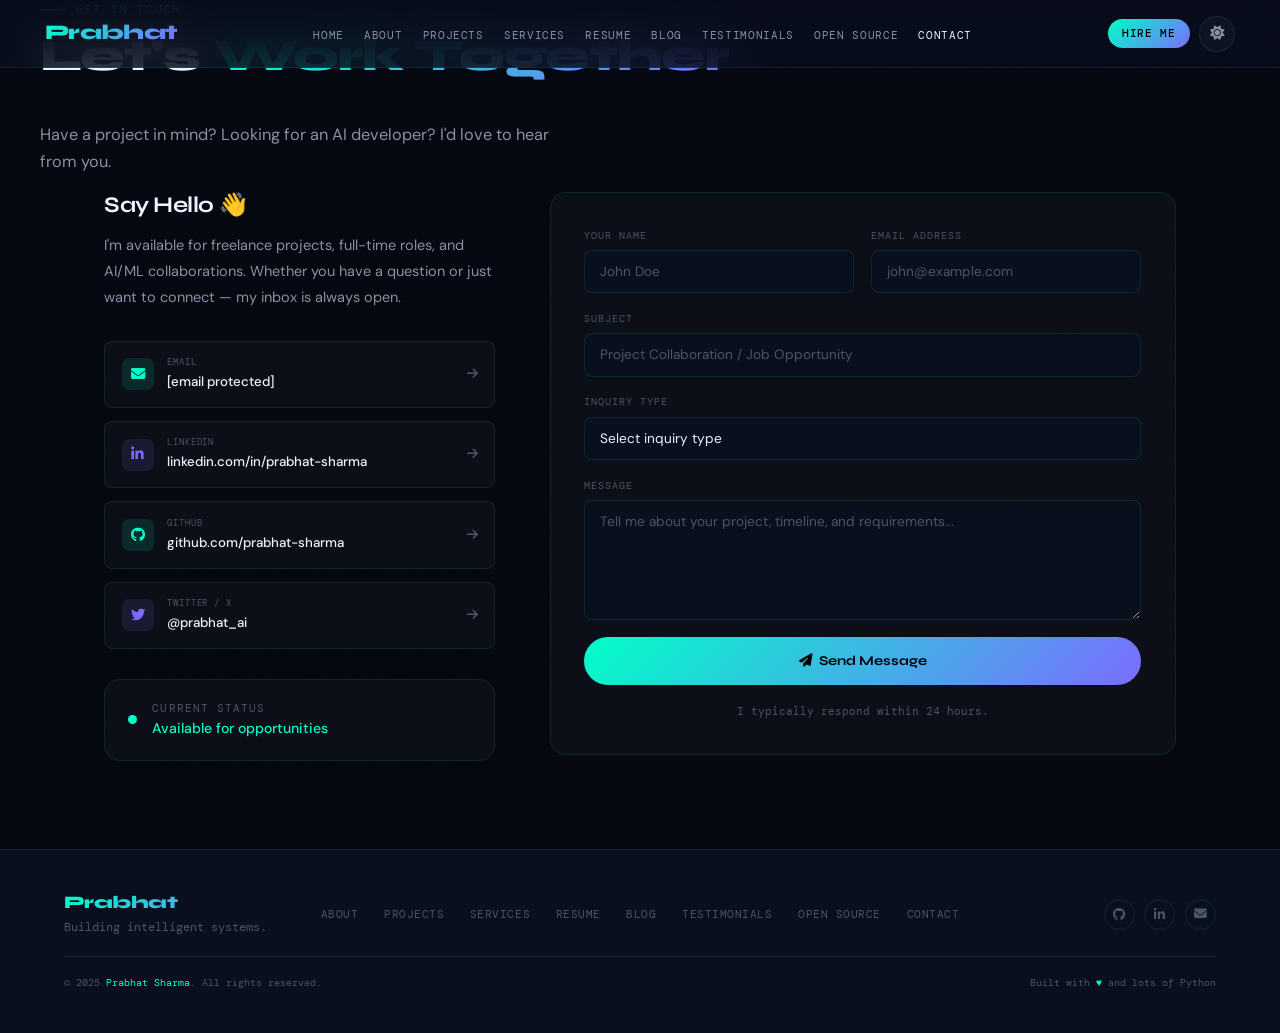
<file: contact.html>
<!DOCTYPE html>
<html lang="en">
<head>
  <meta charset="UTF-8">
  <meta name="viewport" content="width=device-width, initial-scale=1">
  <title>Contact | Prabhat Sharma — AI Developer</title>
  <meta name="description" content="Get in touch with Prabhat Sharma for AI development projects, collaborations, or opportunities.">
  <meta property="og:title" content="Contact | Prabhat Sharma — AI Developer">
  <meta property="og:type" content="website">
  <link rel="stylesheet" href="css/style.css">

  <script src="js/script.js" defer></script>

  <!-- Google Analytics 4 (GA4) -->
  <!-- Replace G-ZHM9T8088M with your actual Measurement ID from analytics.google.com -->
  <script async src="https://www.googletagmanager.com/gtag/js?id=G-ZHM9T8088M"></script>
  <script>
    window.dataLayer = window.dataLayer || [];
    function gtag(){dataLayer.push(arguments);}
    gtag('js', new Date());
    gtag('config', 'G-ZHM9T8088M', {
      page_title: document.title,
      page_location: window.location.href,
      send_page_view: true
    });
  </script>
<script type="application/ld+json">
{
  "@context": "https://schema.org",
  "@type": "ContactPage",
  "name": "Contact | Prabhat Sharma — AI Developer",
  "url": "https://prabhat-dot.github.io/contact.html",
  "description": "Get in touch with Prabhat Sharma for AI development projects, collaborations, or opportunities.",
  "mainEntity": {
    "@type": "Person",
    "name": "Prabhat Sharma",
    "email": "prabhatindoria2@gmail.com",
    "url": "https://prabhat-dot.github.io",
    "sameAs": [
      "https://github.com/prabhat-dot",
      "https://linkedin.com/in/prabhat-sharma",
      "https://twitter.com/prabhat_ai"
    ]
  }
}
</script>
<script type="application/ld+json">
{
  "@context": "https://schema.org",
  "@type": "BreadcrumbList",
  "itemListElement": [
    { "@type": "ListItem", "position": 1, "name": "Home", "item": "https://prabhat-dot.github.io/index.html" },
    { "@type": "ListItem", "position": 2, "name": "Contact", "item": "https://prabhat-dot.github.io/contact.html" }
  ]
}
</script>
  <link rel="canonical" href="https://prabhat-dot-github-io.vercel.app/contact.html">
  <!-- Performance: preconnect to critical origins -->
  <link rel="preconnect" href="https://fonts.googleapis.com">
  <link rel="preconnect" href="https://fonts.gstatic.com" crossorigin>
  <link rel="preconnect" href="https://cdnjs.cloudflare.com">
  <!-- Google Fonts: non-blocking load -->
  <link rel="preload" as="style" onload="this.onload=null;this.rel='stylesheet'" href="https://fonts.googleapis.com/css2?family=Syne:wght@400;500;700;800&family=DM+Mono:wght@300;400;500&family=DM+Sans:ital,opsz,wght@0,9..40,300;0,9..40,400;0,9..40,500;1,9..40,300&display=swap">
  <noscript><link rel="stylesheet" href="https://fonts.googleapis.com/css2?family=Syne:wght@400;500;700;800&family=DM+Mono:wght@300;400;500&family=DM+Sans:ital,opsz,wght@0,9..40,300;0,9..40,400;0,9..40,500;1,9..40,300&display=swap"></noscript>
  <!-- FontAwesome: non-blocking load -->
  <link rel="preload" as="style" onload="this.onload=null;this.rel='stylesheet'" href="https://cdnjs.cloudflare.com/ajax/libs/font-awesome/6.5.0/css/all.min.css">
  <noscript><link rel="stylesheet" href="https://cdnjs.cloudflare.com/ajax/libs/font-awesome/6.5.0/css/all.min.css"></noscript>
</head>
<body>
<nav>
  <h2 class="logo">Prabhat</h2>
  <ul id="navMenu">
    <li><a href="index.html">Home</a></li>
    <li><a href="about.html">About</a></li>
    <li><a href="projects.html">Projects</a></li>
    <li><a href="services.html">Services</a></li>
    <li><a href="resume.html">Resume</a></li>
    <li><a href="blog.html">Blog</a></li>
    <li><a href="testimonials.html">Testimonials</a></li>
    <li><a href="opensource.html">Open Source</a></li>
    <li><a href="contact.html">Contact</a></li>
  </ul>
  <div class="nav-right">
    <a href="contact.html" class="nav-hire">Hire Me</a>
    <button class="theme-toggle" id="themeToggle" aria-label="Toggle theme"><i class="fas fa-sun"></i></button>
    <button class="hamburger" id="hamburger" aria-label="Open menu" aria-expanded="false"><span></span><span></span><span></span></button>
  </div>
</nav>

<div class="page-hero">
  <div class="section-label reveal">Get In Touch</div>
  <h1 class="title reveal reveal-delay-1">Let's <span>Work Together</span></h1>
  <p style="color:var(--t2);max-width:535px;font-size:1.02rem" class="reveal reveal-delay-2">Have a project in mind? Looking for an AI developer? I'd love to hear from you.</p>
</div>
<section style="padding-top:1rem">
  <div class="contact-layout">
    <div class="contact-info reveal">
      <h3>Say Hello 👋</h3>
      <p>I'm available for freelance projects, full-time roles, and AI/ML collaborations. Whether you have a question or just want to connect — my inbox is always open.</p>
      <div class="contact-links">
        <a href="#" onclick="window.location='mai'+'lto:prabhatindoria2'+'@gmail.com';return false;" class="contact-link">
          <div class="contact-link-icon"><i class="fas fa-envelope"></i></div>
          <div class="contact-link-text"><div class="label">Email</div><div class="value"><span class="__cf_email__" data-cfemail="0171736063696075416479606c716d642f626e6c">[email&#160;protected]</span></div></div>
          <i class="fas fa-arrow-right" style="margin-left:auto;color:var(--t3);font-size:.78rem"></i>
        </a>
        <a href="https://linkedin.com/in/prabhat-sharma" target="_blank" rel="noopener" class="contact-link">
          <div class="contact-link-icon" style="background:var(--p-dim);color:var(--p)"><i class="fab fa-linkedin-in"></i></div>
          <div class="contact-link-text"><div class="label">LinkedIn</div><div class="value">linkedin.com/in/prabhat-sharma</div></div>
          <i class="fas fa-arrow-right" style="margin-left:auto;color:var(--t3);font-size:.78rem"></i>
        </a>
        <a href="https://github.com/prabhat-sharma" target="_blank" rel="noopener" class="contact-link">
          <div class="contact-link-icon"><i class="fab fa-github"></i></div>
          <div class="contact-link-text"><div class="label">GitHub</div><div class="value">github.com/prabhat-sharma</div></div>
          <i class="fas fa-arrow-right" style="margin-left:auto;color:var(--t3);font-size:.78rem"></i>
        </a>
        <a href="https://twitter.com/prabhat_ai" target="_blank" rel="noopener" class="contact-link">
          <div class="contact-link-icon" style="background:var(--p-dim);color:var(--p)"><i class="fab fa-twitter"></i></div>
          <div class="contact-link-text"><div class="label">Twitter / X</div><div class="value">@prabhat_ai</div></div>
          <i class="fas fa-arrow-right" style="margin-left:auto;color:var(--t3);font-size:.78rem"></i>
        </a>
      </div>
      <div style="background:var(--card);border:1px solid var(--border);border-radius:var(--r);padding:1.2rem 1.45rem;display:flex;align-items:center;gap:.95rem">
        <div style="width:9px;height:9px;border-radius:50%;background:var(--c);animation:pulseDot 2s ease infinite;flex-shrink:0"></div>
        <div>
          <div style="font-family:var(--ff-mono);font-size:.67rem;color:var(--t3);text-transform:uppercase;letter-spacing:.1em">Current Status</div>
          <div style="font-size:.88rem;font-weight:500;color:var(--c)">Available for opportunities</div>
        </div>
      </div>
    </div>
    <form class="contact-form reveal reveal-delay-2" id="contactForm">
      <div class="form-row">
        <div class="form-group"><label for="name">Your Name</label><input type="text" id="name" name="name" placeholder="John Doe" required></div>
        <div class="form-group"><label for="email">Email Address</label><input type="email" id="email" name="email" placeholder="john@example.com" required></div>
      </div>
      <div class="form-group"><label for="subject">Subject</label><input type="text" id="subject" name="subject" placeholder="Project Collaboration / Job Opportunity"></div>
      <div class="form-group">
        <label for="type">Inquiry Type</label>
        <select id="type" name="type">
          <option value="" disabled selected>Select inquiry type</option>
          <option value="freelance">Freelance Project</option>
          <option value="fulltime">Full-time Role</option>
          <option value="collab">Collaboration</option>
          <option value="consulting">AI Consulting</option>
          <option value="other">Other</option>
        </select>
      </div>
      <div class="form-group"><label for="message">Message</label><textarea id="message" name="message" placeholder="Tell me about your project, timeline, and requirements..." required></textarea></div>
      <button type="submit" class="btn" style="width:100%;justify-content:center;padding:1rem"><i class="fas fa-paper-plane"></i> Send Message</button>
      <p style="text-align:center;font-family:var(--ff-mono);font-size:.68rem;color:var(--t3)">I typically respond within 24 hours.</p>
    </form>
  </div>
</section>

<footer>
  <div class="footer-inner">
    <div class="footer-brand"><h2 class="logo">Prabhat</h2><p>Building intelligent systems.</p></div>
    <div class="footer-links">
      <a href="about.html">About</a><a href="projects.html">Projects</a><a href="services.html">Services</a>
      <a href="resume.html">Resume</a><a href="blog.html">Blog</a><a href="testimonials.html">Testimonials</a>
      <a href="opensource.html">Open Source</a><a href="contact.html">Contact</a>
    </div>
    <div class="footer-social">
      <a href="https://github.com/prabhat-dot" target="_blank" aria-label="GitHub"><i class="fab fa-github"></i></a>
      <a href="https://linkedin.com/in/prabhat-sharma" target="_blank" aria-label="LinkedIn"><i class="fab fa-linkedin-in"></i></a>
      <a href="#" onclick="window.location='mai'+'lto:prabhatindoria2'+'@gmail.com';return false;" aria-label="Email"><i class="fas fa-envelope"></i></a>
    </div>
  </div>
  <div class="footer-bottom">
    <p>© 2025 <span class="ac">Prabhat Sharma</span>. All rights reserved.</p>
    <p>Built with <span class="ac">♥</span> and lots of Python</p>
  </div>
</footer>
</body>
</html>
</file>
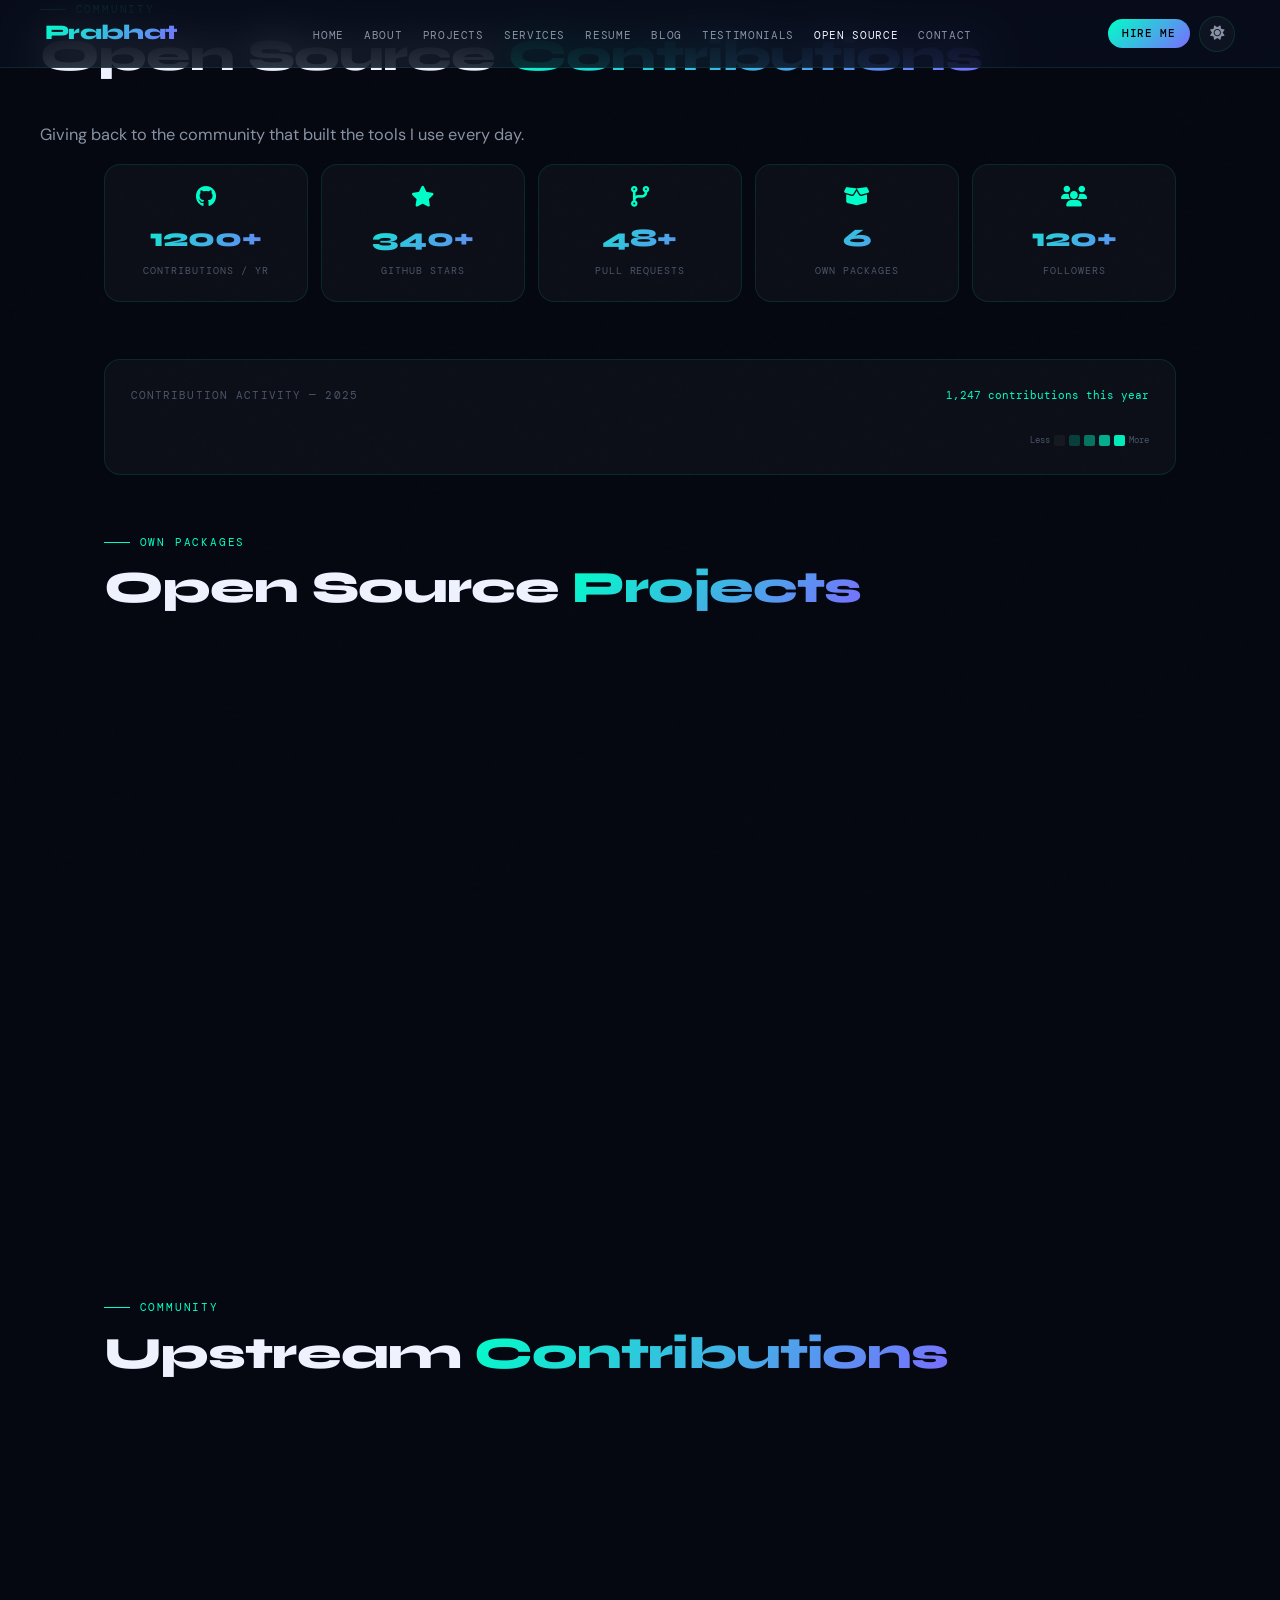
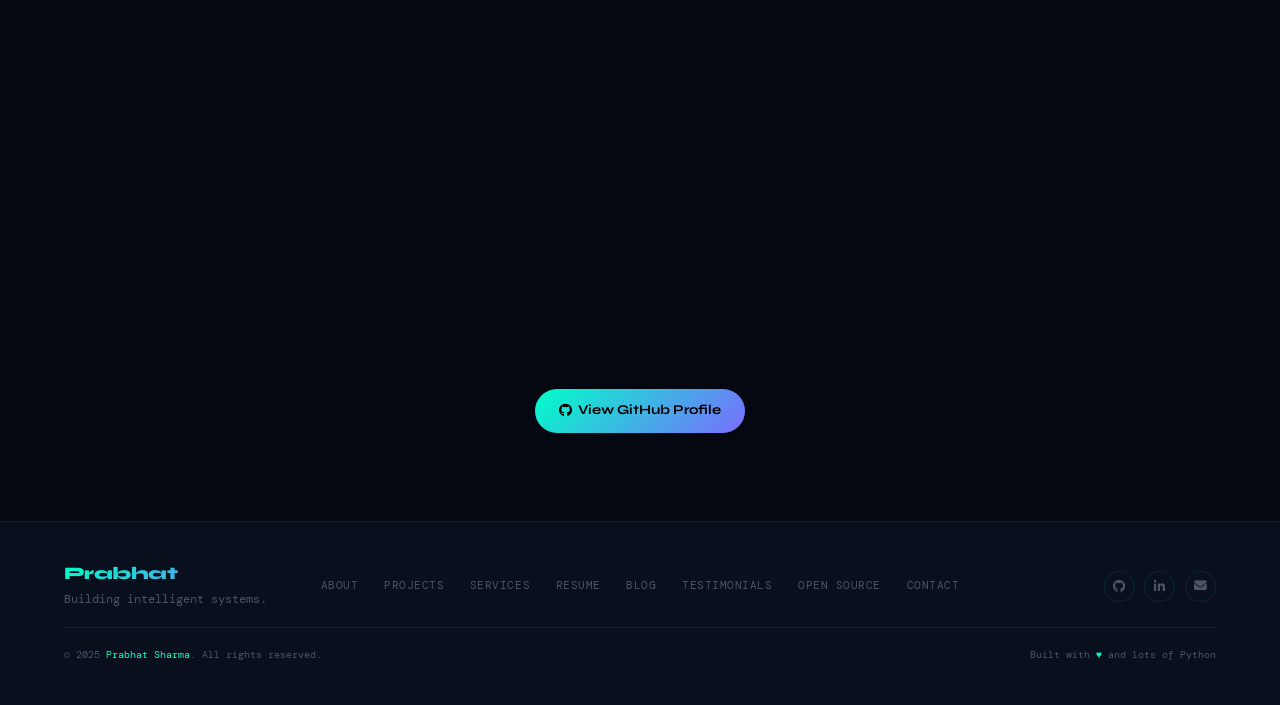
<file: opensource.html>
<!DOCTYPE html>
<html lang="en">
<head>
  <meta charset="UTF-8"><meta name="viewport" content="width=device-width, initial-scale=1">
  <title>Open Source | Prabhat Sharma — AI Developer</title><meta name="description" content="Open source contributions and GitHub activity by Prabhat Sharma — AI packages, tools, and community contributions.">
  <meta property="og:title" content="Open Source | Prabhat Sharma — AI Developer"><meta property="og:type" content="website">
  <link rel="stylesheet" href="css/style.css">

  <script src="js/script.js" defer></script>
  <!-- Google Analytics 4 (GA4) -->
  <!-- Replace G-ZHM9T8088M with your actual Measurement ID from analytics.google.com -->
  <script async src="https://www.googletagmanager.com/gtag/js?id=G-ZHM9T8088M"></script>
  <script>
    window.dataLayer = window.dataLayer || [];
    function gtag(){dataLayer.push(arguments);}
    gtag('js', new Date());
    gtag('config', 'G-ZHM9T8088M', {
      page_title: document.title,
      page_location: window.location.href,
      send_page_view: true
    });
  </script>
<script type="application/ld+json">
{
  "@context": "https://schema.org",
  "@type": "WebPage",
  "name": "Open Source | Prabhat Sharma — AI Developer",
  "url": "https://prabhat-dot.github.io/opensource.html",
  "description": "Open source contributions and GitHub activity by Prabhat Sharma.",
  "author": {
    "@type": "Person",
    "name": "Prabhat Sharma",
    "url": "https://prabhat-dot.github.io",
    "sameAs": ["https://github.com/prabhat-dot"]
  }
}
</script>
<script type="application/ld+json">
{
  "@context": "https://schema.org",
  "@type": "BreadcrumbList",
  "itemListElement": [
    { "@type": "ListItem", "position": 1, "name": "Home", "item": "https://prabhat-dot.github.io/index.html" },
    { "@type": "ListItem", "position": 2, "name": "Open Source", "item": "https://prabhat-dot.github.io/opensource.html" }
  ]
}
</script>
  <link rel="canonical" href="https://prabhat-dot-github-io.vercel.app/opensource.html">
  <!-- Performance: preconnect to critical origins -->
  <link rel="preconnect" href="https://fonts.googleapis.com">
  <link rel="preconnect" href="https://fonts.gstatic.com" crossorigin>
  <link rel="preconnect" href="https://cdnjs.cloudflare.com">
  <!-- Google Fonts: non-blocking load -->
  <link rel="preload" as="style" onload="this.onload=null;this.rel='stylesheet'" href="https://fonts.googleapis.com/css2?family=Syne:wght@400;500;700;800&family=DM+Mono:wght@300;400;500&family=DM+Sans:ital,opsz,wght@0,9..40,300;0,9..40,400;0,9..40,500;1,9..40,300&display=swap">
  <noscript><link rel="stylesheet" href="https://fonts.googleapis.com/css2?family=Syne:wght@400;500;700;800&family=DM+Mono:wght@300;400;500&family=DM+Sans:ital,opsz,wght@0,9..40,300;0,9..40,400;0,9..40,500;1,9..40,300&display=swap"></noscript>
  <!-- FontAwesome: non-blocking load -->
  <link rel="preload" as="style" onload="this.onload=null;this.rel='stylesheet'" href="https://cdnjs.cloudflare.com/ajax/libs/font-awesome/6.5.0/css/all.min.css">
  <noscript><link rel="stylesheet" href="https://cdnjs.cloudflare.com/ajax/libs/font-awesome/6.5.0/css/all.min.css"></noscript>
</head>
<body>
<nav>
  <h2 class="logo">Prabhat</h2>
  <ul id="navMenu">
    <li><a href="index.html">Home</a></li><li><a href="about.html">About</a></li>
    <li><a href="projects.html">Projects</a></li><li><a href="services.html">Services</a></li>
    <li><a href="resume.html">Resume</a></li><li><a href="blog.html">Blog</a></li>
    <li><a href="testimonials.html">Testimonials</a></li><li><a href="opensource.html">Open Source</a></li>
    <li><a href="contact.html">Contact</a></li>
  </ul>
  <div class="nav-right">
    <a href="contact.html" class="nav-hire">Hire Me</a>
    <button class="theme-toggle" id="themeToggle" aria-label="Toggle theme"><i class="fas fa-sun"></i></button>
    <button class="hamburger" id="hamburger" aria-label="Open menu" aria-expanded="false"><span></span><span></span><span></span></button>
  </div>
</nav>

<div class="page-hero">
  <div class="section-label reveal">Community</div>
  <h1 class="title reveal reveal-delay-1">Open Source <span>Contributions</span></h1>
  <p style="color:var(--t2);max-width:545px;font-size:1.02rem" class="reveal reveal-delay-2">Giving back to the community that built the tools I use every day.</p>
</div>
<section style="padding-top:1rem">
  <div class="gh-stats">
    <div class="gh-stat reveal"><i class="fab fa-github"></i><div class="gh-num" data-count="1200" data-suffix="+">0+</div><div class="gh-lbl">Contributions / yr</div></div>
    <div class="gh-stat reveal reveal-delay-1"><i class="fas fa-star"></i><div class="gh-num" data-count="340" data-suffix="+">0+</div><div class="gh-lbl">GitHub Stars</div></div>
    <div class="gh-stat reveal reveal-delay-2"><i class="fas fa-code-branch"></i><div class="gh-num" data-count="48" data-suffix="+">0+</div><div class="gh-lbl">Pull Requests</div></div>
    <div class="gh-stat reveal reveal-delay-3"><i class="fas fa-box-open"></i><div class="gh-num" data-count="6">0</div><div class="gh-lbl">Own Packages</div></div>
    <div class="gh-stat reveal"><i class="fas fa-users"></i><div class="gh-num" data-count="120" data-suffix="+">0+</div><div class="gh-lbl">Followers</div></div>
  </div>
  <div class="heatmap-wrap reveal">
    <div class="heatmap-head"><span>Contribution Activity — 2025</span><span>1,247 contributions this year</span></div>
    <div class="heatmap-grid" id="heatmap"></div>
    <div class="heatmap-legend"><span>Less</span><div class="heatmap-cell"></div><div class="heatmap-cell l1"></div><div class="heatmap-cell l2"></div><div class="heatmap-cell l3"></div><div class="heatmap-cell l4"></div><span>More</span></div>
  </div>
  <div class="section-label reveal">Own Packages</div>
  <h2 class="title reveal reveal-delay-1" style="margin-bottom:1.85rem">Open Source <span>Projects</span></h2>
  <div class="repos-grid">
    <div class="repo-card">
      <div class="repo-head"><div style="display:flex;gap:.7rem;align-items:flex-start"><div class="repo-icon"><i class="fas fa-bolt"></i></div><div><div class="repo-name">nlpfast</div><div class="repo-org">prabhat-sharma / nlpfast</div></div></div><span class="repo-badge owner">Owner</span></div>
      <p class="repo-desc">Lightweight Python library for fast NLP inference on CPU-constrained environments. ONNX-optimized BERT variants with a simple scikit-learn style API.</p>
      <div class="repo-meta"><span class="repo-meta-item"><span class="lang-dot"></span>Python</span><span class="repo-meta-item"><i class="fas fa-star"></i> 142</span><span class="repo-meta-item"><i class="fas fa-code-branch"></i> 31</span><span class="repo-meta-item"><i class="fas fa-eye"></i> 280</span></div>
      <div class="repo-foot"><div class="repo-chips"><span class="repo-chip">nlp</span><span class="repo-chip">onnx</span><span class="repo-chip">bert</span></div><a href="https://github.com/prabhat-sharma" target="_blank" class="btn btn-sm btn-ghost"><i class="fab fa-github"></i> View</a></div>
    </div>
    <div class="repo-card">
      <div class="repo-head"><div style="display:flex;gap:.7rem;align-items:flex-start"><div class="repo-icon p"><i class="fas fa-face-smile"></i></div><div><div class="repo-name">emotionkit</div><div class="repo-org">prabhat-sharma / emotionkit</div></div></div><span class="repo-badge owner">Owner</span></div>
      <p class="repo-desc">Plug-and-play emotion detection from text, image, and audio. Built on PyTorch with pre-trained multimodal models. One-line inference API.</p>
      <div class="repo-meta"><span class="repo-meta-item"><span class="lang-dot"></span>Python</span><span class="repo-meta-item"><i class="fas fa-star"></i> 98</span><span class="repo-meta-item"><i class="fas fa-code-branch"></i> 19</span><span class="repo-meta-item"><i class="fas fa-eye"></i> 195</span></div>
      <div class="repo-foot"><div class="repo-chips"><span class="repo-chip">emotion</span><span class="repo-chip">pytorch</span><span class="repo-chip">cv</span></div><a href="https://github.com/prabhat-sharma" target="_blank" class="btn btn-sm btn-ghost"><i class="fab fa-github"></i> View</a></div>
    </div>
    <div class="repo-card">
      <div class="repo-head"><div style="display:flex;gap:.7rem;align-items:flex-start"><div class="repo-icon"><i class="fas fa-magnifying-glass-chart"></i></div><div><div class="repo-name">seoauto</div><div class="repo-org">prabhat-sharma / seoauto</div></div></div><span class="repo-badge owner">Owner</span></div>
      <p class="repo-desc">Python toolkit for automated SEO analysis — keyword clustering, SERP scraping, content gap detection, and competitor benchmarking. CLI + Python API.</p>
      <div class="repo-meta"><span class="repo-meta-item"><span class="lang-dot"></span>Python</span><span class="repo-meta-item"><i class="fas fa-star"></i> 67</span><span class="repo-meta-item"><i class="fas fa-code-branch"></i> 14</span><span class="repo-meta-item"><i class="fas fa-eye"></i> 130</span></div>
      <div class="repo-foot"><div class="repo-chips"><span class="repo-chip">seo</span><span class="repo-chip">nlp</span><span class="repo-chip">cli</span></div><a href="https://github.com/prabhat-sharma" target="_blank" class="btn btn-sm btn-ghost"><i class="fab fa-github"></i> View</a></div>
    </div>
    <div class="repo-card">
      <div class="repo-head"><div style="display:flex;gap:.7rem;align-items:flex-start"><div class="repo-icon p"><i class="fas fa-compress"></i></div><div><div class="repo-name">summarize-lite</div><div class="repo-org">prabhat-sharma / summarize-lite</div></div></div><span class="repo-badge owner">Owner</span></div>
      <p class="repo-desc">CPU-first abstractive summarization using quantized T5. Processes 10k token documents in under 2 seconds on budget hardware. Zero GPU required.</p>
      <div class="repo-meta"><span class="repo-meta-item"><span class="lang-dot"></span>Python</span><span class="repo-meta-item"><i class="fas fa-star"></i> 33</span><span class="repo-meta-item"><i class="fas fa-code-branch"></i> 8</span><span class="repo-meta-item"><i class="fas fa-eye"></i> 72</span></div>
      <div class="repo-foot"><div class="repo-chips"><span class="repo-chip">t5</span><span class="repo-chip">onnx</span><span class="repo-chip">summarization</span></div><a href="https://github.com/prabhat-sharma" target="_blank" class="btn btn-sm btn-ghost"><i class="fab fa-github"></i> View</a></div>
    </div>
  </div>
  <div class="section-label reveal">Community</div>
  <h2 class="title reveal reveal-delay-1" style="margin-bottom:1.85rem">Upstream <span>Contributions</span></h2>
  <div class="contrib-list">
    <div class="contrib-item"><div class="contrib-icon pr"><i class="fas fa-code-merge"></i></div><div class="contrib-body"><div class="contrib-title">Add ONNX export support for custom BERT classifiers</div><div class="contrib-meta"><span class="ref">huggingface/transformers</span><span>Mar 2025</span><span>+340 / −12 lines</span></div></div><span class="contrib-status merged">Merged</span></div>
    <div class="contrib-item"><div class="contrib-icon"><i class="fas fa-bug"></i></div><div class="contrib-body"><div class="contrib-title">Fix memory leak in DataLoader when using custom samplers</div><div class="contrib-meta"><span class="ref">pytorch/pytorch</span><span>Feb 2025</span><span>+18 / −5 lines</span></div></div><span class="contrib-status merged">Merged</span></div>
    <div class="contrib-item"><div class="contrib-icon pr"><i class="fas fa-code-merge"></i></div><div class="contrib-body"><div class="contrib-title">Add Hindi language support to multilingual sentiment pipeline</div><div class="contrib-meta"><span class="ref">flairNLP/flair</span><span>Jan 2025</span><span>+210 / −4 lines</span></div></div><span class="contrib-status merged">Merged</span></div>
    <div class="contrib-item"><div class="contrib-icon review"><i class="fas fa-eye"></i></div><div class="contrib-body"><div class="contrib-title">Review: Implement streaming inference for LLM API endpoint</div><div class="contrib-meta"><span class="ref">langchain-ai/langchain</span><span>Dec 2024</span></div></div><span class="contrib-status open">Reviewed</span></div>
    <div class="contrib-item"><div class="contrib-icon"><i class="fas fa-book"></i></div><div class="contrib-body"><div class="contrib-title">Improve documentation for custom tokenizer training pipeline</div><div class="contrib-meta"><span class="ref">explosion/spaCy</span><span>Nov 2024</span><span>+85 lines</span></div></div><span class="contrib-status merged">Merged</span></div>
    <div class="contrib-item"><div class="contrib-icon pr"><i class="fas fa-code-merge"></i></div><div class="contrib-body"><div class="contrib-title">Add batch prediction support to Streamlit ML template</div><div class="contrib-meta"><span class="ref">streamlit/streamlit</span><span>Oct 2024</span><span>+67 / −3 lines</span></div></div><span class="contrib-status merged">Merged</span></div>
  </div>
  <div style="text-align:center;margin-top:2.9rem" class="reveal">
    <a href="https://github.com/prabhat-sharma" target="_blank" class="btn"><i class="fab fa-github"></i> View GitHub Profile</a>
  </div>
</section>

<footer>
  <div class="footer-inner">
    <div class="footer-brand"><h2 class="logo">Prabhat</h2><p>Building intelligent systems.</p></div>
    <div class="footer-links">
      <a href="about.html">About</a><a href="projects.html">Projects</a><a href="services.html">Services</a>
      <a href="resume.html">Resume</a><a href="blog.html">Blog</a><a href="testimonials.html">Testimonials</a>
      <a href="opensource.html">Open Source</a><a href="contact.html">Contact</a>
    </div>
    <div class="footer-social">
      <a href="https://github.com/prabhat-dot" target="_blank" aria-label="GitHub"><i class="fab fa-github"></i></a>
      <a href="https://linkedin.com/in/prabhat-sharma" target="_blank" aria-label="LinkedIn"><i class="fab fa-linkedin-in"></i></a>
      <a href="#" onclick="window.location='mai'+'lto:prabhatindoria2'+'@gmail.com';return false;" aria-label="Email"><i class="fas fa-envelope"></i></a>
    </div>
  </div>
  <div class="footer-bottom">
    <p>© 2025 <span class="ac">Prabhat Sharma</span>. All rights reserved.</p>
    <p>Built with <span class="ac">♥</span> and lots of Python</p>
  </div>
</footer>
</body>
</html>
</file>
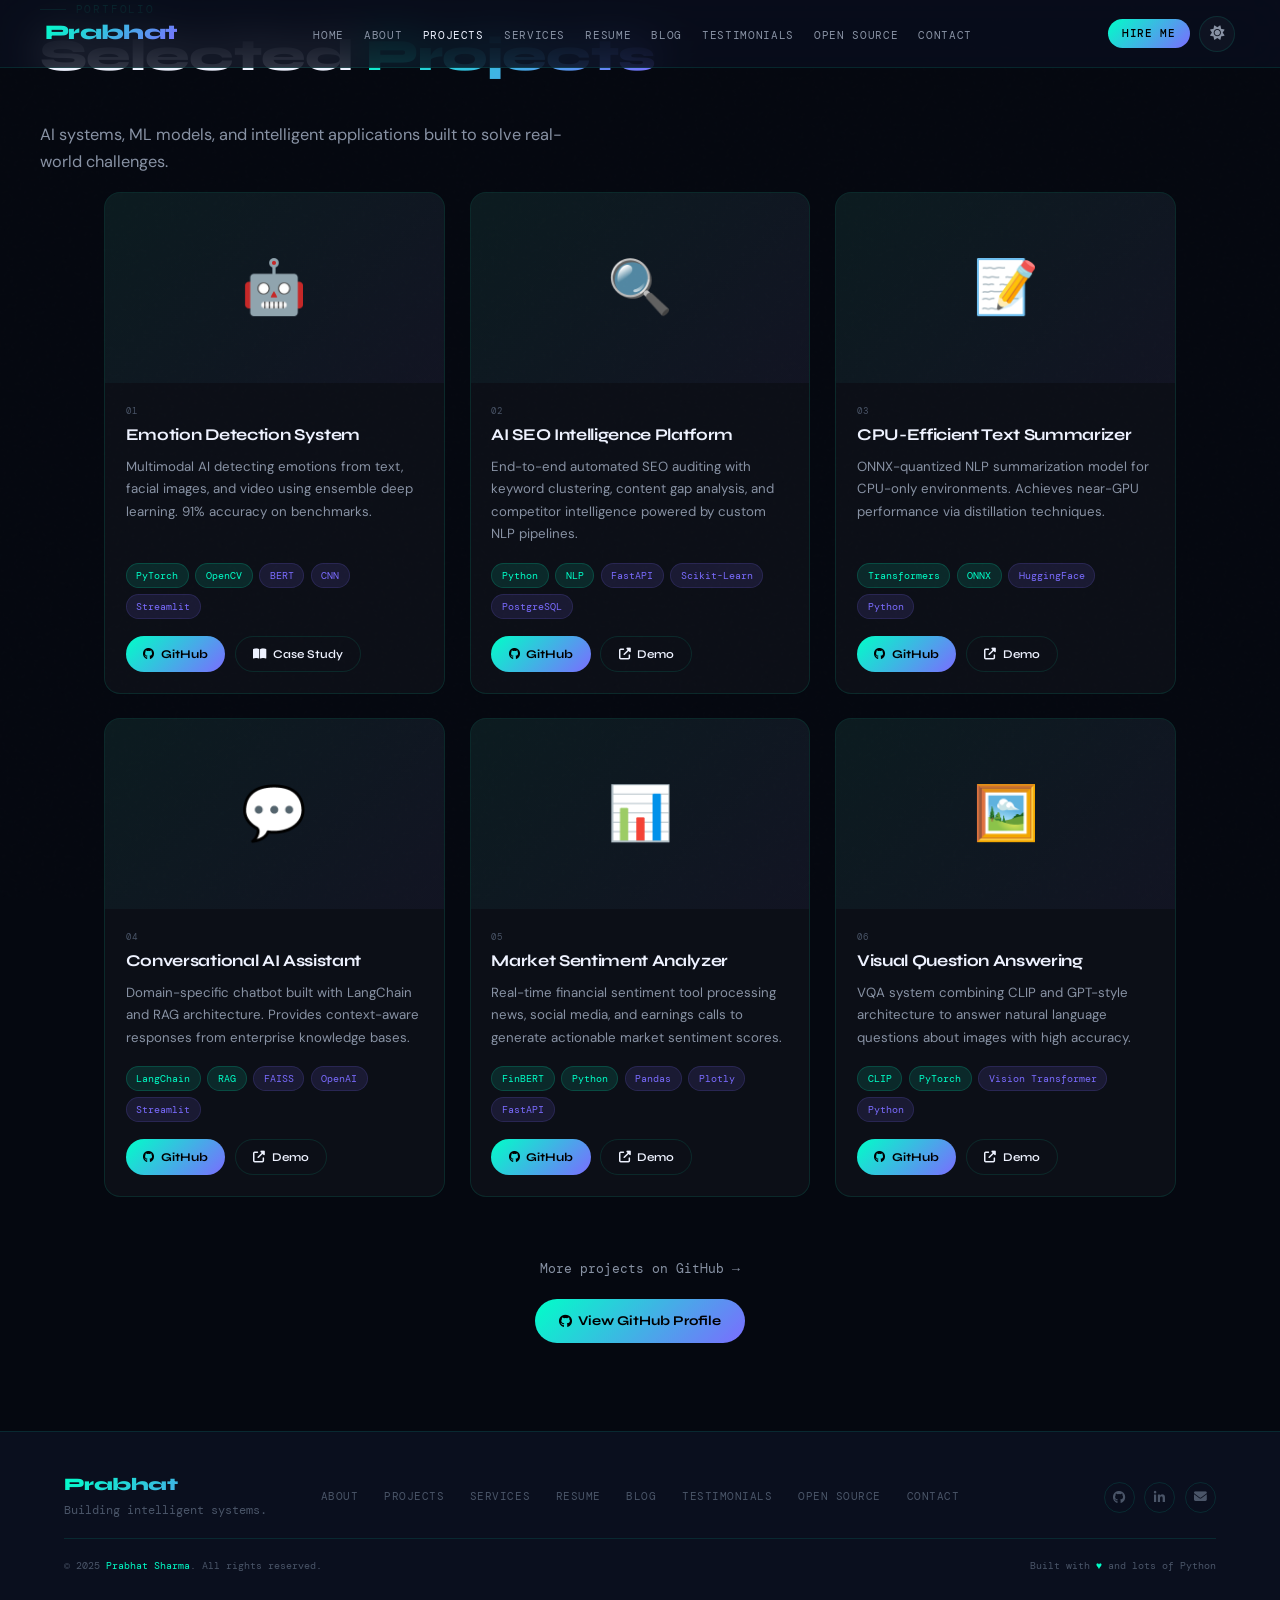
<file: projects.html>
<!DOCTYPE html>
<html lang="en">
<head>
  <meta charset="UTF-8">
  <meta name="viewport" content="width=device-width, initial-scale=1">
  <title>Projects | Prabhat Sharma — AI Developer</title>
  <meta name="description" content="Explore AI and ML projects by Prabhat Sharma — emotion detection, SEO automation, NLP systems.">
  <meta property="og:title" content="Projects | Prabhat Sharma — AI Developer">
  <meta property="og:type" content="website">
  <link rel="stylesheet" href="css/style.css">

  <script src="js/script.js" defer></script>

  <!-- Google Analytics 4 (GA4) -->
  <!-- Replace G-ZHM9T8088M with your actual Measurement ID from analytics.google.com -->
  <script async src="https://www.googletagmanager.com/gtag/js?id=G-ZHM9T8088M"></script>
  <script>
    window.dataLayer = window.dataLayer || [];
    function gtag(){dataLayer.push(arguments);}
    gtag('js', new Date());
    gtag('config', 'G-ZHM9T8088M', {
      page_title: document.title,
      page_location: window.location.href,
      send_page_view: true
    });
  </script>
<script type="application/ld+json">
{
  "@context": "https://schema.org",
  "@type": "CollectionPage",
  "name": "Projects | Prabhat Sharma — AI Developer",
  "url": "https://prabhat-dot.github.io/projects.html",
  "description": "AI and ML projects by Prabhat Sharma — emotion detection, SEO automation, NLP systems.",
  "author": {
    "@type": "Person",
    "name": "Prabhat Sharma",
    "url": "https://prabhat-dot.github.io"
  },
  "hasPart": [
    { "@type": "SoftwareApplication", "name": "Emotion Detection System", "applicationCategory": "AI / Deep Learning", "description": "Multimodal AI system detecting emotions from text, images, and video using ensemble deep learning." },
    { "@type": "SoftwareApplication", "name": "AI SEO Intelligence Platform", "applicationCategory": "AI / NLP", "description": "Automated SEO auditing with keyword clustering, competitor analysis, and content optimization." },
    { "@type": "SoftwareApplication", "name": "CPU-Efficient Text Summarizer", "applicationCategory": "NLP", "description": "ONNX-optimized NLP summarization achieving near-GPU inference performance on CPU environments." },
    { "@type": "SoftwareApplication", "name": "Conversational AI Assistant", "applicationCategory": "AI / LLM", "description": "Domain-specific chatbot built with LangChain and RAG architecture." },
    { "@type": "SoftwareApplication", "name": "Market Sentiment Analyzer", "applicationCategory": "FinTech / NLP", "description": "Real-time financial sentiment analysis using FinBERT." },
    { "@type": "SoftwareApplication", "name": "Visual Question Answering", "applicationCategory": "Computer Vision", "description": "VQA system combining CLIP and GPT-style architecture." }
  ]
}
</script>
<script type="application/ld+json">
{
  "@context": "https://schema.org",
  "@type": "BreadcrumbList",
  "itemListElement": [
    { "@type": "ListItem", "position": 1, "name": "Home", "item": "https://prabhat-dot.github.io/index.html" },
    { "@type": "ListItem", "position": 2, "name": "Projects", "item": "https://prabhat-dot.github.io/projects.html" }
  ]
}
</script>
  <link rel="canonical" href="https://prabhat-dot-github-io.vercel.app/projects.html">
  <!-- Performance: preconnect to critical origins -->
  <link rel="preconnect" href="https://fonts.googleapis.com">
  <link rel="preconnect" href="https://fonts.gstatic.com" crossorigin>
  <link rel="preconnect" href="https://cdnjs.cloudflare.com">
  <!-- Google Fonts: non-blocking load -->
  <link rel="preload" as="style" onload="this.onload=null;this.rel='stylesheet'" href="https://fonts.googleapis.com/css2?family=Syne:wght@400;500;700;800&family=DM+Mono:wght@300;400;500&family=DM+Sans:ital,opsz,wght@0,9..40,300;0,9..40,400;0,9..40,500;1,9..40,300&display=swap">
  <noscript><link rel="stylesheet" href="https://fonts.googleapis.com/css2?family=Syne:wght@400;500;700;800&family=DM+Mono:wght@300;400;500&family=DM+Sans:ital,opsz,wght@0,9..40,300;0,9..40,400;0,9..40,500;1,9..40,300&display=swap"></noscript>
  <!-- FontAwesome: non-blocking load -->
  <link rel="preload" as="style" onload="this.onload=null;this.rel='stylesheet'" href="https://cdnjs.cloudflare.com/ajax/libs/font-awesome/6.5.0/css/all.min.css">
  <noscript><link rel="stylesheet" href="https://cdnjs.cloudflare.com/ajax/libs/font-awesome/6.5.0/css/all.min.css"></noscript>
</head>
<body>
<nav>
  <h2 class="logo">Prabhat</h2>
  <ul id="navMenu">
    <li><a href="index.html">Home</a></li>
    <li><a href="about.html">About</a></li>
    <li><a href="projects.html">Projects</a></li>
    <li><a href="services.html">Services</a></li>
    <li><a href="resume.html">Resume</a></li>
    <li><a href="blog.html">Blog</a></li>
    <li><a href="testimonials.html">Testimonials</a></li>
    <li><a href="opensource.html">Open Source</a></li>
    <li><a href="contact.html">Contact</a></li>
  </ul>
  <div class="nav-right">
    <a href="contact.html" class="nav-hire">Hire Me</a>
    <button class="theme-toggle" id="themeToggle" aria-label="Toggle theme"><i class="fas fa-sun"></i></button>
    <button class="hamburger" id="hamburger" aria-label="Open menu" aria-expanded="false"><span></span><span></span><span></span></button>
  </div>
</nav>

<div class="page-hero">
  <div class="section-label reveal">Portfolio</div>
  <h1 class="title reveal reveal-delay-1">Selected <span>Projects</span></h1>
  <p style="color:var(--t2);max-width:555px;font-size:1.02rem" class="reveal reveal-delay-2">AI systems, ML models, and intelligent applications built to solve real-world challenges.</p>
</div>
<section style="padding-top:1rem">
  <div class="projects-grid">
    <div class="project-card">
      <div class="project-img-placeholder">🤖</div>
      <div class="project-body">
        <div class="project-number">01</div><h3>Emotion Detection System</h3>
        <p>Multimodal AI detecting emotions from text, facial images, and video using ensemble deep learning. 91% accuracy on benchmarks.</p>
        <div class="project-tags"><span class="tag green">PyTorch</span><span class="tag green">OpenCV</span><span class="tag">BERT</span><span class="tag">CNN</span><span class="tag">Streamlit</span></div>
        <div class="project-links"><a href="https://github.com/prabhat-sharma" target="_blank" class="btn btn-sm"><i class="fab fa-github"></i> GitHub</a><a href="blog-post.html" class="btn-outline btn-sm"><i class="fas fa-book-open"></i> Case Study</a></div>
      </div>
    </div>
    <div class="project-card">
      <div class="project-img-placeholder">🔍</div>
      <div class="project-body">
        <div class="project-number">02</div><h3>AI SEO Intelligence Platform</h3>
        <p>End-to-end automated SEO auditing with keyword clustering, content gap analysis, and competitor intelligence powered by custom NLP pipelines.</p>
        <div class="project-tags"><span class="tag green">Python</span><span class="tag green">NLP</span><span class="tag">FastAPI</span><span class="tag">Scikit-Learn</span><span class="tag">PostgreSQL</span></div>
        <div class="project-links"><a href="https://github.com/prabhat-sharma" target="_blank" class="btn btn-sm"><i class="fab fa-github"></i> GitHub</a><a href="#" class="btn-outline btn-sm"><i class="fas fa-external-link-alt"></i> Demo</a></div>
      </div>
    </div>
    <div class="project-card">
      <div class="project-img-placeholder">📝</div>
      <div class="project-body">
        <div class="project-number">03</div><h3>CPU-Efficient Text Summarizer</h3>
        <p>ONNX-quantized NLP summarization model for CPU-only environments. Achieves near-GPU performance via distillation techniques.</p>
        <div class="project-tags"><span class="tag green">Transformers</span><span class="tag green">ONNX</span><span class="tag">HuggingFace</span><span class="tag">Python</span></div>
        <div class="project-links"><a href="https://github.com/prabhat-sharma" target="_blank" class="btn btn-sm"><i class="fab fa-github"></i> GitHub</a><a href="#" class="btn-outline btn-sm"><i class="fas fa-external-link-alt"></i> Demo</a></div>
      </div>
    </div>
    <div class="project-card">
      <div class="project-img-placeholder">💬</div>
      <div class="project-body">
        <div class="project-number">04</div><h3>Conversational AI Assistant</h3>
        <p>Domain-specific chatbot built with LangChain and RAG architecture. Provides context-aware responses from enterprise knowledge bases.</p>
        <div class="project-tags"><span class="tag green">LangChain</span><span class="tag green">RAG</span><span class="tag">FAISS</span><span class="tag">OpenAI</span><span class="tag">Streamlit</span></div>
        <div class="project-links"><a href="https://github.com/prabhat-sharma" target="_blank" class="btn btn-sm"><i class="fab fa-github"></i> GitHub</a><a href="#" class="btn-outline btn-sm"><i class="fas fa-external-link-alt"></i> Demo</a></div>
      </div>
    </div>
    <div class="project-card">
      <div class="project-img-placeholder">📊</div>
      <div class="project-body">
        <div class="project-number">05</div><h3>Market Sentiment Analyzer</h3>
        <p>Real-time financial sentiment tool processing news, social media, and earnings calls to generate actionable market sentiment scores.</p>
        <div class="project-tags"><span class="tag green">FinBERT</span><span class="tag green">Python</span><span class="tag">Pandas</span><span class="tag">Plotly</span><span class="tag">FastAPI</span></div>
        <div class="project-links"><a href="https://github.com/prabhat-sharma" target="_blank" class="btn btn-sm"><i class="fab fa-github"></i> GitHub</a><a href="#" class="btn-outline btn-sm"><i class="fas fa-external-link-alt"></i> Demo</a></div>
      </div>
    </div>
    <div class="project-card">
      <div class="project-img-placeholder">🖼️</div>
      <div class="project-body">
        <div class="project-number">06</div><h3>Visual Question Answering</h3>
        <p>VQA system combining CLIP and GPT-style architecture to answer natural language questions about images with high accuracy.</p>
        <div class="project-tags"><span class="tag green">CLIP</span><span class="tag green">PyTorch</span><span class="tag">Vision Transformer</span><span class="tag">Python</span></div>
        <div class="project-links"><a href="https://github.com/prabhat-sharma" target="_blank" class="btn btn-sm"><i class="fab fa-github"></i> GitHub</a><a href="#" class="btn-outline btn-sm"><i class="fas fa-external-link-alt"></i> Demo</a></div>
      </div>
    </div>
  </div>
  <div style="text-align:center;margin-top:3.8rem" class="reveal">
    <p style="color:var(--t2);margin-bottom:1.2rem;font-family:var(--ff-mono);font-size:.82rem">More projects on GitHub →</p>
    <a href="https://github.com/prabhat-dot" target="_blank" class="btn"><i class="fab fa-github"></i> View GitHub Profile</a>
  </div>
</section>

<footer>
  <div class="footer-inner">
    <div class="footer-brand"><h2 class="logo">Prabhat</h2><p>Building intelligent systems.</p></div>
    <div class="footer-links">
      <a href="about.html">About</a><a href="projects.html">Projects</a><a href="services.html">Services</a>
      <a href="resume.html">Resume</a><a href="blog.html">Blog</a><a href="testimonials.html">Testimonials</a>
      <a href="opensource.html">Open Source</a><a href="contact.html">Contact</a>
    </div>
    <div class="footer-social">
      <a href="https://github.com/prabhat-dot" target="_blank" aria-label="GitHub"><i class="fab fa-github"></i></a>
      <a href="https://linkedin.com/in/prabhat-sharma" target="_blank" aria-label="LinkedIn"><i class="fab fa-linkedin-in"></i></a>
      <a href="#" onclick="window.location='mai'+'lto:prabhatindoria2'+'@gmail.com';return false;" aria-label="Email"><i class="fas fa-envelope"></i></a>
    </div>
  </div>
  <div class="footer-bottom">
    <p>© 2025 <span class="ac">Prabhat Sharma</span>. All rights reserved.</p>
    <p>Built with <span class="ac">♥</span> and lots of Python</p>
  </div>
</footer>
</body>
</html>
</file>
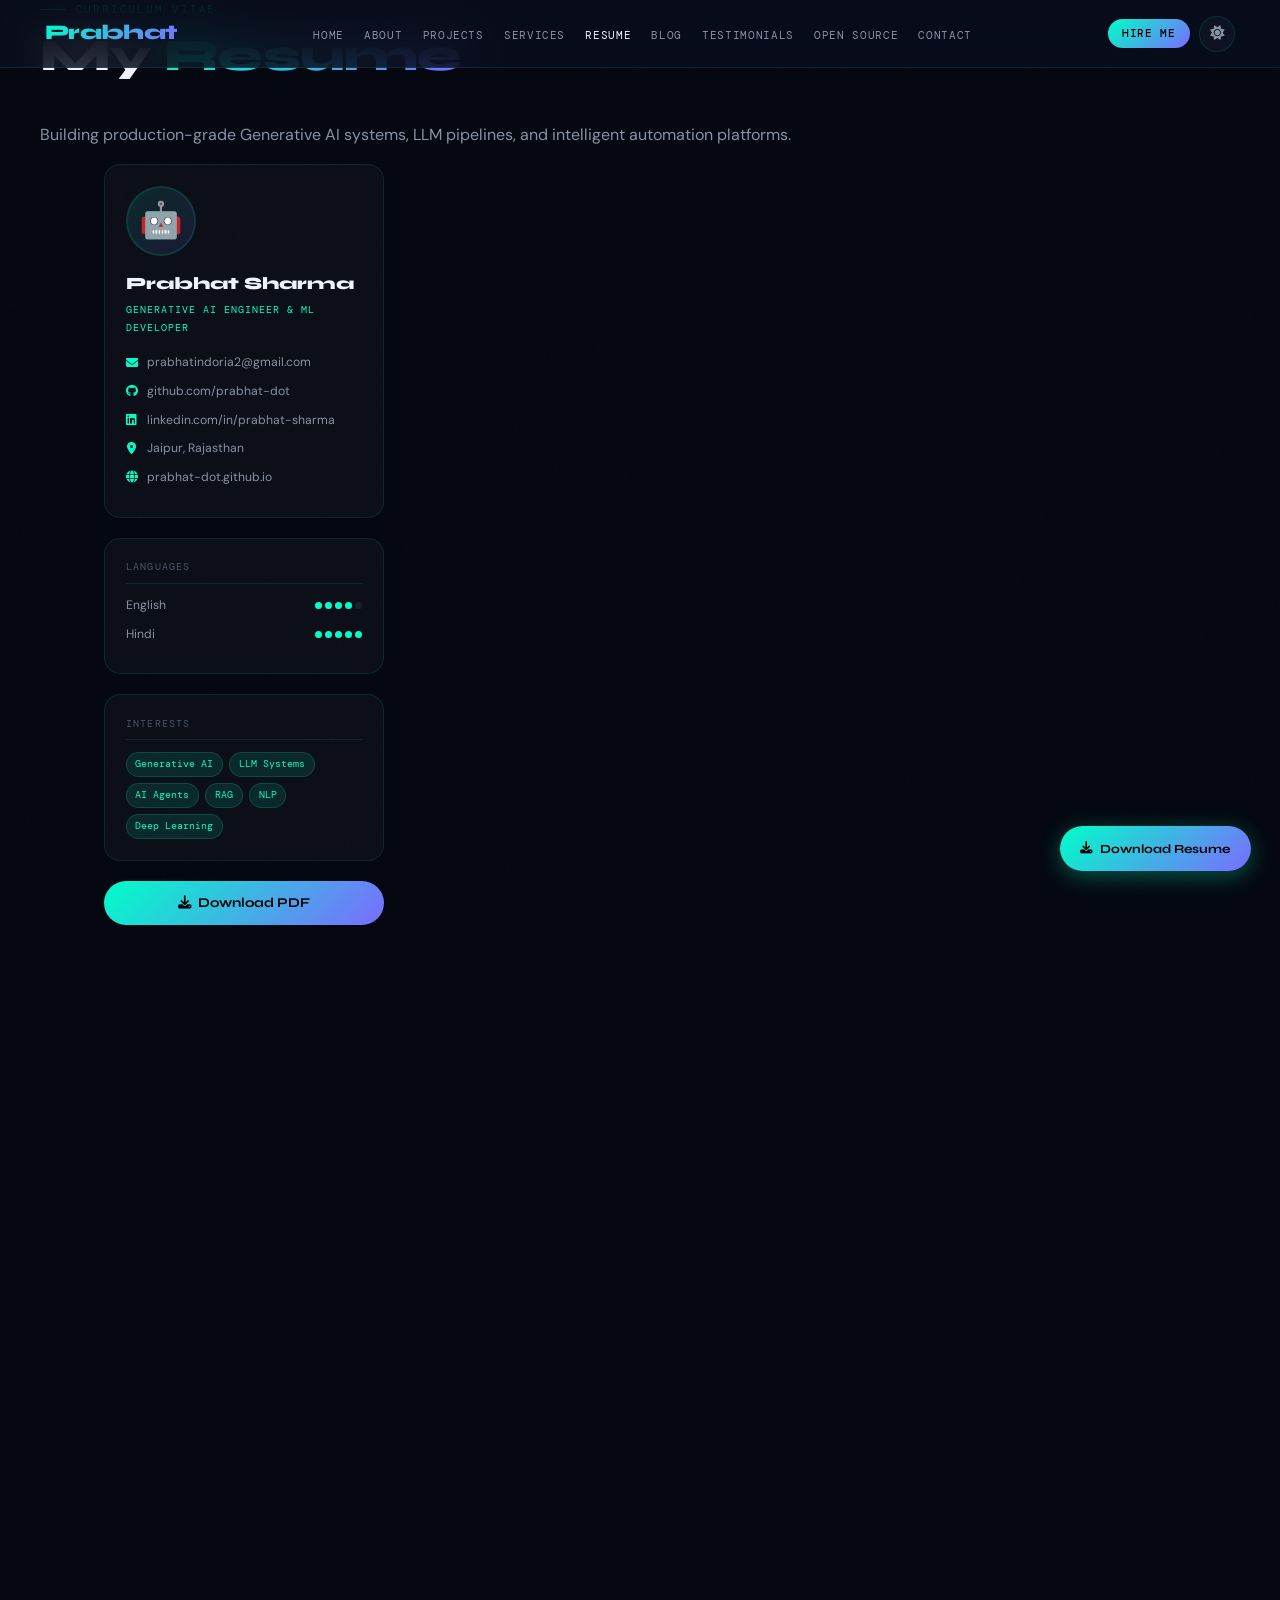
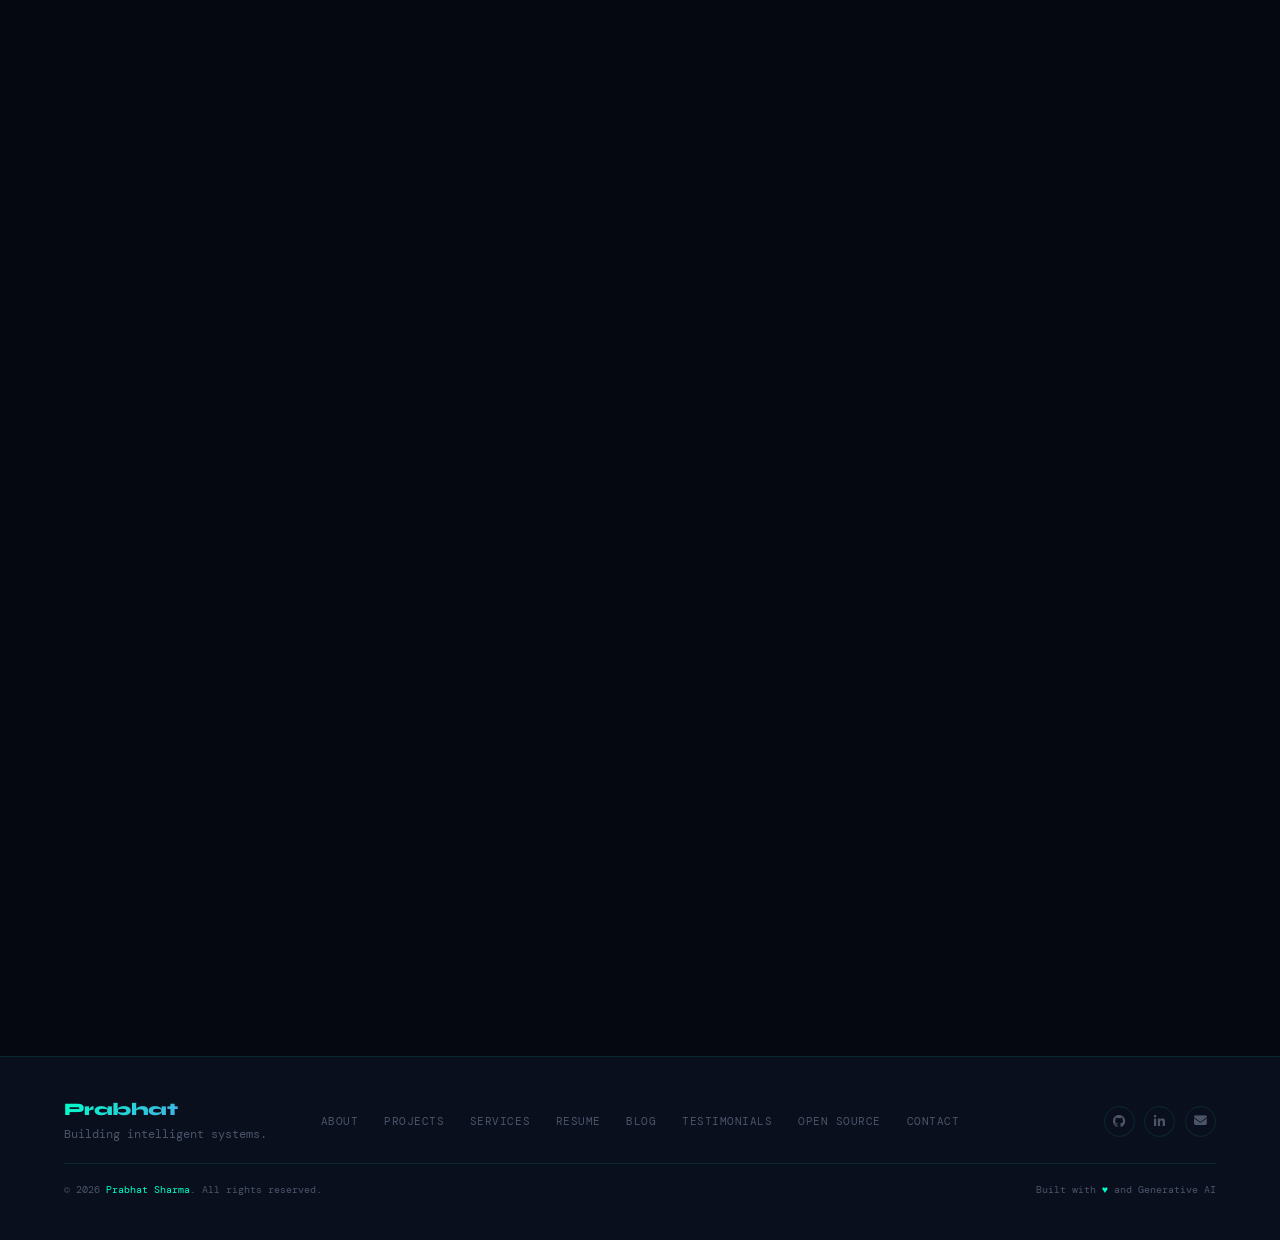
<file: resume.html>
<!-- <!DOCTYPE html>
<html lang="en">
<head>
  <meta charset="UTF-8"><meta name="viewport" content="width=device-width, initial-scale=1">
  <title>Resume | Prabhat Sharma — AI Developer</title><meta name="description" content="Resume and CV of Prabhat Sharma — AI Developer specializing in ML, NLP and Deep Learning.">
  <meta property="og:title" content="Resume | Prabhat Sharma — AI Developer"><meta property="og:type" content="website">
  <link rel="stylesheet" href="css/style.css">

  <script src="js/script.js" defer></script>
  <script async src="https://www.googletagmanager.com/gtag/js?id=G-ZHM9T8088M"></script>
  <script>
    window.dataLayer = window.dataLayer || [];
    function gtag(){dataLayer.push(arguments);}
    gtag('js', new Date());
    gtag('config', 'G-ZHM9T8088M', {
      page_title: document.title,
      page_location: window.location.href,
      send_page_view: true
    });
  </script>
<script type="application/ld+json">
{
  "@context": "https://schema.org",
  "@type": "ProfilePage",
  "name": "Resume | Prabhat Sharma — AI Developer",
  "url": "https://prabhat-dot.github.io/resume.html",
  "mainEntity": {
    "@type": "Person",
    "name": "Prabhat Sharma",
    "jobTitle": "AI Developer & ML Engineer",
    "url": "https://prabhat-dot.github.io",
    "description": "AI Developer with 3+ years of experience building production-grade ML systems and NLP pipelines.",
    "knowsAbout": ["Machine Learning", "NLP", "Deep Learning", "Python", "PyTorch", "TensorFlow", "BERT", "FastAPI", "Docker", "LangChain"],
    "alumniOf": {
      "@type": "CollegeOrUniversity",
      "name": "State University of Technology"
    },
    "sameAs": [
      "https://github.com/prabhat-dot",
      "https://linkedin.com/in/prabhat-sharma",
      "https://twitter.com/prabhat_ai"
    ]
  }
}
</script>
<script type="application/ld+json">
{
  "@context": "https://schema.org",
  "@type": "BreadcrumbList",
  "itemListElement": [
    { "@type": "ListItem", "position": 1, "name": "Home", "item": "https://prabhat-dot.github.io/index.html" },
    { "@type": "ListItem", "position": 2, "name": "Resume", "item": "https://prabhat-dot.github.io/resume.html" }
  ]
}
</script>
  <link rel="canonical" href="https://prabhat-dot-github-io.vercel.app/resume.html">

  <link rel="preconnect" href="https://fonts.googleapis.com">
  <link rel="preconnect" href="https://fonts.gstatic.com" crossorigin>
  <link rel="preconnect" href="https://cdnjs.cloudflare.com">

  <link rel="preload" as="style" onload="this.onload=null;this.rel='stylesheet'" href="https://fonts.googleapis.com/css2?family=Syne:wght@400;500;700;800&family=DM+Mono:wght@300;400;500&family=DM+Sans:ital,opsz,wght@0,9..40,300;0,9..40,400;0,9..40,500;1,9..40,300&display=swap">

  <link rel="preload" as="style" onload="this.onload=null;this.rel='stylesheet'" href="https://cdnjs.cloudflare.com/ajax/libs/font-awesome/6.5.0/css/all.min.css">
  <noscript><link rel="stylesheet" href="https://cdnjs.cloudflare.com/ajax/libs/font-awesome/6.5.0/css/all.min.css"></noscript>
</head>
<body>
<nav>
  <h2 class="logo">Prabhat</h2>
  <ul id="navMenu">
    <li><a href="index.html">Home</a></li><li><a href="about.html">About</a></li>
    <li><a href="projects.html">Projects</a></li><li><a href="services.html">Services</a></li>
    <li><a href="resume.html">Resume</a></li><li><a href="blog.html">Blog</a></li>
    <li><a href="testimonials.html">Testimonials</a></li><li><a href="opensource.html">Open Source</a></li>
    <li><a href="contact.html">Contact</a></li>
  </ul>
  <div class="nav-right">
    <a href="contact.html" class="nav-hire">Hire Me</a>
    <button class="theme-toggle" id="themeToggle" aria-label="Toggle theme"><i class="fas fa-sun"></i></button>
    <button class="hamburger" id="hamburger" aria-label="Open menu" aria-expanded="false"><span></span><span></span><span></span></button>
  </div>
</nav> -->

<!-- <div class="page-hero">
  <div class="section-label reveal">Curriculum Vitae</div>
  <h1 class="title reveal reveal-delay-1">My <span>Resume</span></h1>
  <p style="color:var(--t2);font-size:1rem" class="reveal reveal-delay-2">3+ years building intelligent systems. Here's the full story.</p>
</div>
<section style="padding-top:1rem">
  <div class="resume-layout">
    <div class="resume-sidebar reveal">
      <div class="sidebar-card">
        <div class="sb-avatar">🤖</div>
        <div class="sb-name">Prabhat Sharma</div>
        <div class="sb-role">AI Developer &amp; ML Engineer</div>
         <div class="sb-contact"><i class="fas fa-envelope"></i> <span>prabhatindoria2@gmail.com</span></div>
        <div class="sb-contact"><i class="fab fa-github"></i> github.com/prabhat-sharma</div>
        <div class="sb-contact"><i class="fab fa-linkedin"></i> linkedin.com/in/prabhat-sharma</div>
        <div class="sb-contact"><i class="fas fa-map-marker-alt"></i> India</div>
        <div class="sb-contact"><i class="fas fa-globe"></i> prabhat-sharma.dev</div>
      </div>
      <div class="sidebar-card">
        <div class="sb-heading">Languages</div>
        <div class="lang-row"><span class="lang-name">English</span><div class="dots"><span class="on"></span><span class="on"></span><span class="on"></span><span class="on"></span><span class="on"></span></div></div>
        <div class="lang-row"><span class="lang-name">Hindi</span><div class="dots"><span class="on"></span><span class="on"></span><span class="on"></span><span class="on"></span><span class="on"></span></div></div>
        <div class="lang-row"><span class="lang-name">Spanish</span><div class="dots"><span class="on"></span><span class="on"></span><span class="on"></span><span></span><span></span></div></div>
      </div>
      <div class="sidebar-card">
        <div class="sb-heading">Interests</div>
        <div class="interest-chips">
          <span class="chip">AI Research</span><span class="chip">Open Source</span>
          <span class="chip">Tech Writing</span><span class="chip">Mathematics</span>
          <span class="chip">Philosophy</span><span class="chip">Hiking</span>
        </div>
      </div>
      <a href="#" download class="btn" style="width:100%;justify-content:center"><i class="fas fa-download"></i> Download PDF</a>
    </div>
    <div class="resume-main">
      <div class="resume-sec">
        <div class="resume-sec-head"><div class="sec-icon"><i class="fas fa-user"></i></div><h2>Professional Summary</h2></div>
        <div style="background:var(--card);border:1px solid var(--border);border-radius:var(--r);padding:1.45rem">
          <p style="color:var(--t2);line-height:1.9;font-size:.91rem">AI Developer with 3+ years of experience building production-grade machine learning systems, NLP pipelines, and computer vision solutions. Passionate about transforming complex data into intelligent applications that create measurable real-world impact. Strong background in Python, deep learning frameworks, and deploying scalable AI APIs.</p>
        </div>
      </div>
      <div class="resume-sec">
        <div class="resume-sec-head"><div class="sec-icon p"><i class="fas fa-briefcase"></i></div><h2>Work Experience</h2></div>
        <div class="exp-card">
          <div class="exp-head"><div class="exp-title">AI Developer (Freelance)</div><div class="exp-period">Jan 2023 — Present</div></div>
          <div class="exp-co">Self-Employed</div>
          <ul class="exp-bullets">
            <li>Built and deployed 15+ custom ML/NLP solutions for clients across healthcare, e-commerce, and marketing sectors.</li>
            <li>Designed a multimodal emotion detection system achieving 91% accuracy using ensemble CNN + BERT architecture.</li>
            <li>Developed an AI-powered SEO platform automating keyword clustering and content gap analysis, reducing manual effort by 80%.</li>
            <li>Created CPU-optimized NLP models using ONNX quantization, achieving near-GPU inference performance.</li>
          </ul>
          <div class="exp-chips"><span class="exp-chip">PyTorch</span><span class="exp-chip">TensorFlow</span><span class="exp-chip">FastAPI</span><span class="exp-chip">Docker</span><span class="exp-chip">Streamlit</span></div>
        </div>
        <div class="exp-card">
          <div class="exp-head"><div class="exp-title">ML Research Intern</div><div class="exp-period">Jun 2022 — Dec 2022</div></div>
          <div class="exp-co">AI Research Lab</div>
          <ul class="exp-bullets">
            <li>Researched transformer architectures for domain-specific text classification and abstractive summarization.</li>
            <li>Fine-tuned BERT and T5 models on custom datasets, improving F1-score by 12% over baseline.</li>
            <li>Contributed to 2 research papers on low-resource NLP and efficient transformer inference.</li>
          </ul>
          <div class="exp-chips"><span class="exp-chip">BERT</span><span class="exp-chip">HuggingFace</span><span class="exp-chip">Python</span><span class="exp-chip">Research</span></div>
        </div>
        <div class="exp-card">
          <div class="exp-head"><div class="exp-title">Data Science Intern</div><div class="exp-period">Jan 2022 — May 2022</div></div>
          <div class="exp-co">TechStartup Pvt. Ltd.</div>
          <ul class="exp-bullets">
            <li>Developed customer churn prediction model with 87% accuracy, directly informing retention campaigns.</li>
            <li>Built interactive Plotly dashboards for C-suite visibility, reducing reporting time by 60%.</li>
          </ul>
          <div class="exp-chips"><span class="exp-chip">Pandas</span><span class="exp-chip">Scikit-Learn</span><span class="exp-chip">Plotly</span><span class="exp-chip">SQL</span></div>
        </div>
      </div>
      <div class="resume-sec">
        <div class="resume-sec-head"><div class="sec-icon"><i class="fas fa-graduation-cap"></i></div><h2>Education</h2></div>
        <div class="exp-card">
          <div class="exp-head"><div class="exp-title">B.Tech — Computer Science &amp; Engineering</div><div class="exp-period">2018 — 2022</div></div>
          <div class="exp-co">State University of Technology</div>
          <div class="exp-desc">Specialized in Artificial Intelligence and Machine Learning. Graduated with Distinction — GPA 8.9/10. Final thesis: "Efficient Transformer Architectures for Low-Resource NLP Tasks."</div>
          <div class="exp-chips"><span class="exp-chip">AI/ML</span><span class="exp-chip">Data Structures</span><span class="exp-chip">Linear Algebra</span><span class="exp-chip">Statistics</span></div>
        </div>
      </div>
      <div class="resume-sec">
        <div class="resume-sec-head"><div class="sec-icon p"><i class="fas fa-code"></i></div><h2>Technical Skills</h2></div>
        <div class="skill-tiles">
          <div class="skill-tile"><div class="skill-tile-name">Python</div><div class="skill-tile-bar"><div class="skill-tile-fill" data-width="95"></div></div><div class="skill-tile-lvl">Expert</div></div>
          <div class="skill-tile"><div class="skill-tile-name">PyTorch</div><div class="skill-tile-bar"><div class="skill-tile-fill" data-width="85"></div></div><div class="skill-tile-lvl">Advanced</div></div>
          <div class="skill-tile"><div class="skill-tile-name">TensorFlow</div><div class="skill-tile-bar"><div class="skill-tile-fill" data-width="88"></div></div><div class="skill-tile-lvl">Advanced</div></div>
          <div class="skill-tile"><div class="skill-tile-name">Scikit-Learn</div><div class="skill-tile-bar"><div class="skill-tile-fill" data-width="92"></div></div><div class="skill-tile-lvl">Expert</div></div>
          <div class="skill-tile"><div class="skill-tile-name">BERT / NLP</div><div class="skill-tile-bar"><div class="skill-tile-fill" data-width="87"></div></div><div class="skill-tile-lvl">Advanced</div></div>
          <div class="skill-tile"><div class="skill-tile-name">OpenCV</div><div class="skill-tile-bar"><div class="skill-tile-fill" data-width="80"></div></div><div class="skill-tile-lvl">Advanced</div></div>
          <div class="skill-tile"><div class="skill-tile-name">FastAPI</div><div class="skill-tile-bar"><div class="skill-tile-fill" data-width="82"></div></div><div class="skill-tile-lvl">Advanced</div></div>
          <div class="skill-tile"><div class="skill-tile-name">Docker</div><div class="skill-tile-bar"><div class="skill-tile-fill" data-width="74"></div></div><div class="skill-tile-lvl">Proficient</div></div>
          <div class="skill-tile"><div class="skill-tile-name">LangChain</div><div class="skill-tile-bar"><div class="skill-tile-fill" data-width="78"></div></div><div class="skill-tile-lvl">Proficient</div></div>
          <div class="skill-tile"><div class="skill-tile-name">Git / GitHub</div><div class="skill-tile-bar"><div class="skill-tile-fill" data-width="90"></div></div><div class="skill-tile-lvl">Expert</div></div>
          <div class="skill-tile"><div class="skill-tile-name">SQL</div><div class="skill-tile-bar"><div class="skill-tile-fill" data-width="76"></div></div><div class="skill-tile-lvl">Proficient</div></div>
          <div class="skill-tile"><div class="skill-tile-name">JavaScript</div><div class="skill-tile-bar"><div class="skill-tile-fill" data-width="70"></div></div><div class="skill-tile-lvl">Proficient</div></div>
        </div>
      </div>
      <div class="resume-sec">
        <div class="resume-sec-head"><div class="sec-icon"><i class="fas fa-certificate"></i></div><h2>Certifications</h2></div>
        <div class="cert-grid">
          <div class="cert-card"><div class="cert-icon">🧠</div><div><div class="cert-name">Deep Learning Specialization</div><div class="cert-issuer">Coursera / DeepLearning.AI</div><div class="cert-year">2023</div></div></div>
          <div class="cert-card"><div class="cert-icon">🐍</div><div><div class="cert-name">Python for Data Science &amp; AI</div><div class="cert-issuer">IBM / Coursera</div><div class="cert-year">2022</div></div></div>
          <div class="cert-card"><div class="cert-icon">🤗</div><div><div class="cert-name">NLP with HuggingFace</div><div class="cert-issuer">HuggingFace</div><div class="cert-year">2023</div></div></div>
          <div class="cert-card"><div class="cert-icon">☁️</div><div><div class="cert-name">AWS Machine Learning Specialty</div><div class="cert-issuer">Amazon Web Services</div><div class="cert-year">2024</div></div></div>
        </div>
      </div>
    </div>
  </div>
</section>
<a href="#" download class="dl-fab"><i class="fas fa-download"></i> Download Resume</a> -->

<!-- <footer>
  <div class="footer-inner">
    <div class="footer-brand"><h2 class="logo">Prabhat</h2><p>Building intelligent systems.</p></div>
    <div class="footer-links">
      <a href="about.html">About</a><a href="projects.html">Projects</a><a href="services.html">Services</a>
      <a href="resume.html">Resume</a><a href="blog.html">Blog</a><a href="testimonials.html">Testimonials</a>
      <a href="opensource.html">Open Source</a><a href="contact.html">Contact</a>
    </div>
    <div class="footer-social">
      <a href="https://github.com/prabhat-dot" target="_blank" aria-label="GitHub"><i class="fab fa-github"></i></a>
      <a href="https://linkedin.com/in/prabhat-sharma" target="_blank" aria-label="LinkedIn"><i class="fab fa-linkedin-in"></i></a>
      <a href="#" onclick="window.location='mai'+'lto:prabhatindoria2'+'@gmail.com';return false;" aria-label="Email"><i class="fas fa-envelope"></i></a>
    </div>
  </div>
  <div class="footer-bottom">
    <p>© 2025 <span class="ac">Prabhat Sharma</span>. All rights reserved.</p>
    <p>Built with <span class="ac">♥</span> and lots of Python</p>
  </div>
</footer> -->
<!-- 
</body>
</html> -->



<!DOCTYPE html>
<html lang="en">
<head>
  <meta charset="UTF-8"><meta name="viewport" content="width=device-width, initial-scale=1">

  <title>Resume | Prabhat Sharma — Generative AI & ML Engineer</title>
  <meta name="description" content="Resume and portfolio of Prabhat Sharma — Generative AI Engineer specializing in LLMs, RAG pipelines, NLP, Deep Learning, AI Agents, and intelligent automation systems.">

  <meta property="og:title" content="Resume | Prabhat Sharma — Generative AI & ML Engineer">
  <meta property="og:type" content="website">

  <link rel="stylesheet" href="css/style.css">
  <script src="js/script.js" defer></script>

  <script async src="https://www.googletagmanager.com/gtag/js?id=G-ZHM9T8088M"></script>
  <script>
    window.dataLayer = window.dataLayer || [];
    function gtag(){dataLayer.push(arguments);}
    gtag('js', new Date());
    gtag('config', 'G-ZHM9T8088M', {
      page_title: document.title,
      page_location: window.location.href,
      send_page_view: true
    });
  </script>

<script type="application/ld+json">
{
  "@context": "https://schema.org",
  "@type": "ProfilePage",
  "name": "Resume | Prabhat Sharma — Generative AI & ML Engineer",
  "url": "https://prabhat-dot.github.io/resume.html",
  "mainEntity": {
    "@type": "Person",
    "name": "Prabhat Sharma",
    "jobTitle": "Generative AI Engineer & Machine Learning Developer",
    "url": "https://prabhat-dot.github.io",
    "description": "Generative AI and Machine Learning Engineer focused on building production-grade LLM systems, RAG pipelines, AI agents, NLP applications, deep learning models, and scalable intelligent automation platforms.",
    "knowsAbout": [
      "Generative AI",
      "Large Language Models",
      "LLMs",
      "RAG",
      "LangChain",
      "CrewAI",
      "AI Agents",
      "Prompt Engineering",
      "Machine Learning",
      "Deep Learning",
      "Natural Language Processing",
      "Transformers",
      "BERT",
      "Python",
      "TensorFlow",
      "PyTorch",
      "FAISS",
      "FastAPI",
      "Streamlit",
      "OpenCV",
      "Docker",
      "Kubernetes"
    ],
    "alumniOf": [
      {
        "@type": "CollegeOrUniversity",
        "name": "Birla Institute of Technology, Mesra"
      },
      {
        "@type": "CollegeOrUniversity",
        "name": "Indian Institute of Information Technology, Ranchi"
      }
    ],
    "sameAs": [
      "https://github.com/prabhat-dot",
      "https://linkedin.com/in/prabhat-sharma"
    ]
  }
}
</script>

<script type="application/ld+json">
{
  "@context": "https://schema.org",
  "@type": "BreadcrumbList",
  "itemListElement": [
    { "@type": "ListItem", "position": 1, "name": "Home", "item": "https://prabhat-dot.github.io/index.html" },
    { "@type": "ListItem", "position": 2, "name": "Resume", "item": "https://prabhat-dot.github.io/resume.html" }
  ]
}
</script>

  <link rel="canonical" href="https://prabhat-dot-github-io.vercel.app/resume.html">

  <link rel="preconnect" href="https://fonts.googleapis.com">
  <link rel="preconnect" href="https://fonts.gstatic.com" crossorigin>
  <link rel="preconnect" href="https://cdnjs.cloudflare.com">

  <link rel="preload" as="style" onload="this.onload=null;this.rel='stylesheet'" href="https://fonts.googleapis.com/css2?family=Syne:wght@400;500;700;800&family=DM+Mono:wght@300;400;500&family=DM+Sans:ital,opsz,wght@0,9..40,300;0,9..40,400;0,9..40,500;1,9..40,300&display=swap">
  <noscript><link rel="stylesheet" href="https://fonts.googleapis.com/css2?family=Syne:wght@400;500;700;800&family=DM+Mono:wght@300;400;500&family=DM+Sans:ital,opsz,wght@0,9..40,300;0,9..40,400;0,9..40,500;1,9..40,300&display=swap"></noscript>

  <link rel="preload" as="style" onload="this.onload=null;this.rel='stylesheet'" href="https://cdnjs.cloudflare.com/ajax/libs/font-awesome/6.5.0/css/all.min.css">
  <noscript><link rel="stylesheet" href="https://cdnjs.cloudflare.com/ajax/libs/font-awesome/6.5.0/css/all.min.css"></noscript>
</head>

<body>

<nav>
  <h2 class="logo">Prabhat</h2>
  <ul id="navMenu">
    <li><a href="index.html">Home</a></li>
    <li><a href="about.html">About</a></li>
    <li><a href="projects.html">Projects</a></li>
    <li><a href="services.html">Services</a></li>
    <li><a href="resume.html">Resume</a></li>
    <li><a href="blog.html">Blog</a></li>
    <li><a href="testimonials.html">Testimonials</a></li>
    <li><a href="opensource.html">Open Source</a></li>
    <li><a href="contact.html">Contact</a></li>
  </ul>

  <div class="nav-right">
    <a href="contact.html" class="nav-hire">Hire Me</a>
    <button class="theme-toggle" id="themeToggle" aria-label="Toggle theme"><i class="fas fa-sun"></i></button>
    <button class="hamburger" id="hamburger" aria-label="Open menu" aria-expanded="false"><span></span><span></span><span></span></button>
  </div>
</nav>

<div class="page-hero">
  <div class="section-label reveal">Curriculum Vitae</div>
  <h1 class="title reveal reveal-delay-1">My <span>Resume</span></h1>
  <p style="color:var(--t2);font-size:1rem" class="reveal reveal-delay-2">
    Building production-grade Generative AI systems, LLM pipelines, and intelligent automation platforms.
  </p>
</div>

<section style="padding-top:1rem">
  <div class="resume-layout">

    <div class="resume-sidebar reveal">
      <div class="sidebar-card">
        <div class="sb-avatar">🤖</div>
        <div class="sb-name">Prabhat Sharma</div>
        <div class="sb-role">Generative AI Engineer &amp; ML Developer</div>
        <div class="sb-contact"><i class="fas fa-envelope"></i> <span>prabhatindoria2<!-- @ -->&#64;gmail.com</span></div>
        <div class="sb-contact"><i class="fab fa-github"></i> github.com/prabhat-dot</div>
        <div class="sb-contact"><i class="fab fa-linkedin"></i> linkedin.com/in/prabhat-sharma</div>
        <div class="sb-contact"><i class="fas fa-map-marker-alt"></i> Jaipur, Rajasthan</div>
        <div class="sb-contact"><i class="fas fa-globe"></i> prabhat-dot.github.io</div>
      </div>

      <div class="sidebar-card">
        <div class="sb-heading">Languages</div>
        <div class="lang-row"><span class="lang-name">English</span><div class="dots"><span class="on"></span><span class="on"></span><span class="on"></span><span class="on"></span><span></span></div></div>
        <div class="lang-row"><span class="lang-name">Hindi</span><div class="dots"><span class="on"></span><span class="on"></span><span class="on"></span><span class="on"></span><span class="on"></span></div></div>
      </div>

      <div class="sidebar-card">
        <div class="sb-heading">Interests</div>
        <div class="interest-chips">
          <span class="chip">Generative AI</span>
          <span class="chip">LLM Systems</span>
          <span class="chip">AI Agents</span>
          <span class="chip">RAG</span>
          <span class="chip">NLP</span>
          <span class="chip">Deep Learning</span>
        </div>
      </div>

      <a href="https://drive.google.com/file/d/1JggPRFA3gQ2LOvh07zx_Cg19dKpKlRji/view?usp=sharing" download class="btn" style="width:100%;justify-content:center"><i class="fas fa-download"></i> Download PDF</a>
    </div>

    <div class="resume-main">

      <div class="resume-sec">
        <div class="resume-sec-head"><div class="sec-icon"><i class="fas fa-user"></i></div><h2>Professional Summary</h2></div>
        <div style="background:var(--card);border:1px solid var(--border);border-radius:var(--r);padding:1.45rem">
          <p style="color:var(--t2);line-height:1.9;font-size:.91rem">
            Generative AI and Machine Learning Engineer experienced in building production-grade AI systems powered by LLMs, RAG pipelines, NLP, and deep learning. Skilled in developing scalable intelligent applications, autonomous AI workflows, multi-model LLM systems, and enterprise AI platforms that transform unstructured data into actionable insights. Strong background in Python, transformer architectures, semantic retrieval, vector search, AI automation, and deploying high-performance AI solutions.
          </p>
        </div>
      </div>

      <div class="resume-sec">
        <div class="resume-sec-head"><div class="sec-icon p"><i class="fas fa-briefcase"></i></div><h2>Work Experience</h2></div>

        <div class="exp-card">
          <div class="exp-head">
            <div class="exp-title">Data Scientist</div>
            <div class="exp-period">Feb 2026 — Present</div>
          </div>
          <div class="exp-co">Humanli.ai</div>
          <ul class="exp-bullets">
            <li>Building production-grade Generative AI and SEO intelligence platforms for enterprise AI applications.</li>
            <li>Designed concurrent AI-powered web crawling systems using Python, Playwright, aiohttp, and BeautifulSoup.</li>
            <li>Developed multi-model LLM workflows with cross-critique architecture for intelligent SEO recommendations.</li>
            <li>Built automated analysis pipelines for metadata extraction, keyword intelligence, content optimization, and technical SEO auditing.</li>
            <li>Integrated Groq-powered LLM systems with structured scoring engines and data visualization dashboards.</li>
          </ul>
          <div class="exp-chips">
            <span class="exp-chip">Generative AI</span>
            <span class="exp-chip">LLMs</span>
            <span class="exp-chip">Groq API</span>
            <span class="exp-chip">Async Processing</span>
            <span class="exp-chip">Streamlit</span>
          </div>
        </div>

        <div class="exp-card">
          <div class="exp-head">
            <div class="exp-title">Developer Intern</div>
            <div class="exp-period">Dec 2025 — Feb 2026</div>
          </div>
          <div class="exp-co">Zordial Technologies Pvt. Ltd., Jaipur</div>
          <ul class="exp-bullets">
            <li>Worked on Salesforce-based business automation and enterprise workflow solutions.</li>
            <li>Implemented backend logic, operational data workflows, validation systems, and automation processes.</li>
            <li>Gained hands-on exposure to CRM architecture, process automation, data management, and scalable enterprise applications.</li>
          </ul>
          <div class="exp-chips">
            <span class="exp-chip">Salesforce</span>
            <span class="exp-chip">CRM</span>
            <span class="exp-chip">Automation</span>
            <span class="exp-chip">Backend Logic</span>
          </div>
        </div>

        <div class="exp-card">
          <div class="exp-head">
            <div class="exp-title">ML Engineer Trainee</div>
            <div class="exp-period">Jun 2025 — Jul 2025</div>
          </div>
          <div class="exp-co">MIIC, MNIT Jaipur</div>
          <ul class="exp-bullets">
            <li>Developed machine learning and deep learning models for ECG-based healthcare prediction.</li>
            <li>Worked on LVH disease prediction using PTB-XL ECG dataset with 21k+ records.</li>
            <li>Applied signal preprocessing techniques including bandpass filtering, R-peak detection, and signal normalization.</li>
            <li>Trained and evaluated SVM, Random Forest, and CNN models for healthcare classification tasks.</li>
            <li>Achieved strong model performance with Recall 0.86, Specificity 0.99, and F1-score 0.85.</li>
          </ul>
          <div class="exp-chips">
            <span class="exp-chip">Healthcare AI</span>
            <span class="exp-chip">CNN</span>
            <span class="exp-chip">Scikit-Learn</span>
            <span class="exp-chip">Signal Processing</span>
          </div>
        </div>
      </div>

      <div class="resume-sec">
        <div class="resume-sec-head"><div class="sec-icon"><i class="fas fa-graduation-cap"></i></div><h2>Education</h2></div>

        <div class="exp-card">
          <div class="exp-head">
            <div class="exp-title">MCA — Artificial Intelligence &amp; Data Science</div>
            <div class="exp-period">2025 — Present</div>
          </div>
          <div class="exp-co">Indian Institute of Information Technology, Ranchi</div>
          <div class="exp-desc">
            Focused on Generative AI, Machine Learning, NLP, Deep Learning, scalable AI systems, and intelligent data-driven applications.
          </div>
          <div class="exp-chips">
            <span class="exp-chip">Generative AI</span>
            <span class="exp-chip">Machine Learning</span>
            <span class="exp-chip">NLP</span>
            <span class="exp-chip">Deep Learning</span>
          </div>
        </div>

        <div class="exp-card">
          <div class="exp-head">
            <div class="exp-title">BCA — Data Science</div>
            <div class="exp-period">2022 — 2025</div>
          </div>
          <div class="exp-co">Birla Institute of Technology, Mesra</div>
          <div class="exp-desc">
            Specialized in Data Science, Machine Learning, statistics, Python programming, and software engineering with hands-on AI project development.
          </div>
          <div class="exp-chips">
            <span class="exp-chip">Data Science</span>
            <span class="exp-chip">Statistics</span>
            <span class="exp-chip">Python</span>
            <span class="exp-chip">ML</span>
          </div>
        </div>
      </div>

      <div class="resume-sec">
        <div class="resume-sec-head"><div class="sec-icon p"><i class="fas fa-code"></i></div><h2>Generative AI &amp; Technical Skills</h2></div>
        <div class="skill-tiles">

          <div class="skill-tile"><div class="skill-tile-name">Python</div><div class="skill-tile-bar"><div class="skill-tile-fill" data-width="95"></div></div><div class="skill-tile-lvl">Expert</div></div>
          <div class="skill-tile"><div class="skill-tile-name">Generative AI &amp; LLMs</div><div class="skill-tile-bar"><div class="skill-tile-fill" data-width="92"></div></div><div class="skill-tile-lvl">Expert</div></div>
          <div class="skill-tile"><div class="skill-tile-name">RAG Pipelines</div><div class="skill-tile-bar"><div class="skill-tile-fill" data-width="88"></div></div><div class="skill-tile-lvl">Advanced</div></div>
          <div class="skill-tile"><div class="skill-tile-name">LangChain &amp; AI Agents</div><div class="skill-tile-bar"><div class="skill-tile-fill" data-width="86"></div></div><div class="skill-tile-lvl">Advanced</div></div>
          <div class="skill-tile"><div class="skill-tile-name">Transformers / BERT</div><div class="skill-tile-bar"><div class="skill-tile-fill" data-width="87"></div></div><div class="skill-tile-lvl">Advanced</div></div>
          <div class="skill-tile"><div class="skill-tile-name">Vector Search / FAISS</div><div class="skill-tile-bar"><div class="skill-tile-fill" data-width="82"></div></div><div class="skill-tile-lvl">Advanced</div></div>
          <div class="skill-tile"><div class="skill-tile-name">Scikit-Learn</div><div class="skill-tile-bar"><div class="skill-tile-fill" data-width="92"></div></div><div class="skill-tile-lvl">Expert</div></div>
          <div class="skill-tile"><div class="skill-tile-name">TensorFlow</div><div class="skill-tile-bar"><div class="skill-tile-fill" data-width="86"></div></div><div class="skill-tile-lvl">Advanced</div></div>
          <div class="skill-tile"><div class="skill-tile-name">PyTorch</div><div class="skill-tile-bar"><div class="skill-tile-fill" data-width="82"></div></div><div class="skill-tile-lvl">Advanced</div></div>
          <div class="skill-tile"><div class="skill-tile-name">OpenCV</div><div class="skill-tile-bar"><div class="skill-tile-fill" data-width="80"></div></div><div class="skill-tile-lvl">Advanced</div></div>
          <div class="skill-tile"><div class="skill-tile-name">Streamlit</div><div class="skill-tile-bar"><div class="skill-tile-fill" data-width="90"></div></div><div class="skill-tile-lvl">Expert</div></div>
          <div class="skill-tile"><div class="skill-tile-name">FastAPI</div><div class="skill-tile-bar"><div class="skill-tile-fill" data-width="82"></div></div><div class="skill-tile-lvl">Advanced</div></div>
          <div class="skill-tile"><div class="skill-tile-name">Docker</div><div class="skill-tile-bar"><div class="skill-tile-fill" data-width="74"></div></div><div class="skill-tile-lvl">Proficient</div></div>
          <div class="skill-tile"><div class="skill-tile-name">Kubernetes</div><div class="skill-tile-bar"><div class="skill-tile-fill" data-width="68"></div></div><div class="skill-tile-lvl">Proficient</div></div>
          <div class="skill-tile"><div class="skill-tile-name">Git / GitHub</div><div class="skill-tile-bar"><div class="skill-tile-fill" data-width="90"></div></div><div class="skill-tile-lvl">Expert</div></div>
          <div class="skill-tile"><div class="skill-tile-name">SQL</div><div class="skill-tile-bar"><div class="skill-tile-fill" data-width="76"></div></div><div class="skill-tile-lvl">Proficient</div></div>

        </div>
      </div>

      <div class="resume-sec">
        <div class="resume-sec-head"><div class="sec-icon"><i class="fas fa-certificate"></i></div><h2>Certifications</h2></div>
        <div class="cert-grid">

          <div class="cert-card">
            <div class="cert-icon">🤖</div>
            <div>
              <div class="cert-name">Introduction to Generative AI</div>
              <div class="cert-issuer">Google Cloud</div>
              <div class="cert-year">2025</div>
            </div>
          </div>

          <div class="cert-card">
            <div class="cert-icon">🧠</div>
            <div>
              <div class="cert-name">Introduction to Artificial Intelligence</div>
              <div class="cert-issuer">IBM</div>
              <div class="cert-year">2025</div>
            </div>
          </div>

        </div>
      </div>

    </div>
  </div>
</section>

<a href="https://drive.google.com/file/d/1JggPRFA3gQ2LOvh07zx_Cg19dKpKlRji/view?usp=sharing" download class="dl-fab"><i class="fas fa-download"></i> Download Resume</a>

<footer>
  <div class="footer-inner">
    <div class="footer-brand">
      <h2 class="logo">Prabhat</h2>
      <p>Building intelligent systems.</p>
    </div>

    <div class="footer-links">
      <a href="about.html">About</a>
      <a href="projects.html">Projects</a>
      <a href="services.html">Services</a>
      <a href="resume.html">Resume</a>
      <a href="blog.html">Blog</a>
      <a href="testimonials.html">Testimonials</a>
      <a href="opensource.html">Open Source</a>
      <a href="contact.html">Contact</a>
    </div>

    <div class="footer-social">
      <a href="https://github.com/prabhat-dot" target="_blank" aria-label="GitHub"><i class="fab fa-github"></i></a>
      <a href="https://linkedin.com/in/prabhat-sharma" target="_blank" aria-label="LinkedIn"><i class="fab fa-linkedin-in"></i></a>
      <a href="#" onclick="window.location='mai'+'lto:prabhatindoria2'+'@gmail.com';return false;" aria-label="Email"><i class="fas fa-envelope"></i></a>
    </div>
  </div>

  <div class="footer-bottom">
    <p>© 2026 <span class="ac">Prabhat Sharma</span>. All rights reserved.</p>
    <p>Built with <span class="ac">♥</span> and Generative AI</p>
  </div>
</footer>

</body>
</html>
</file>
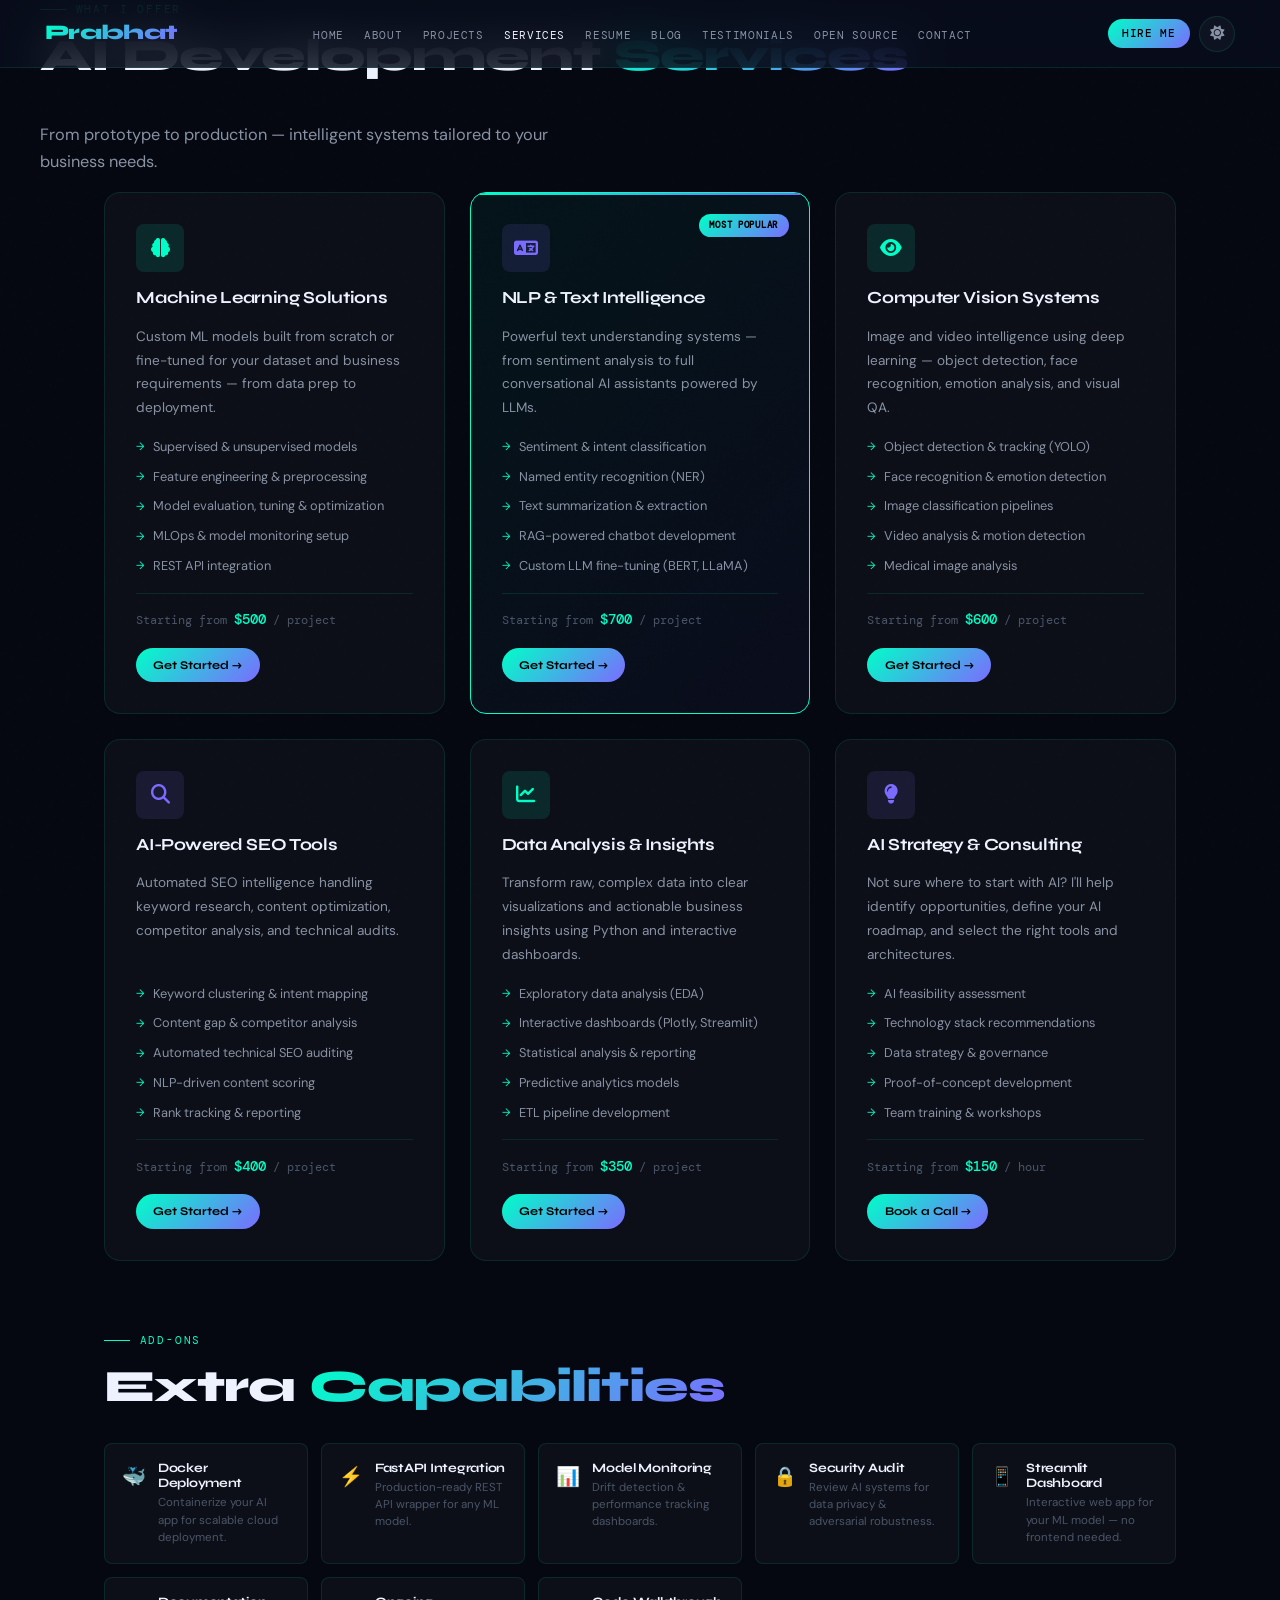
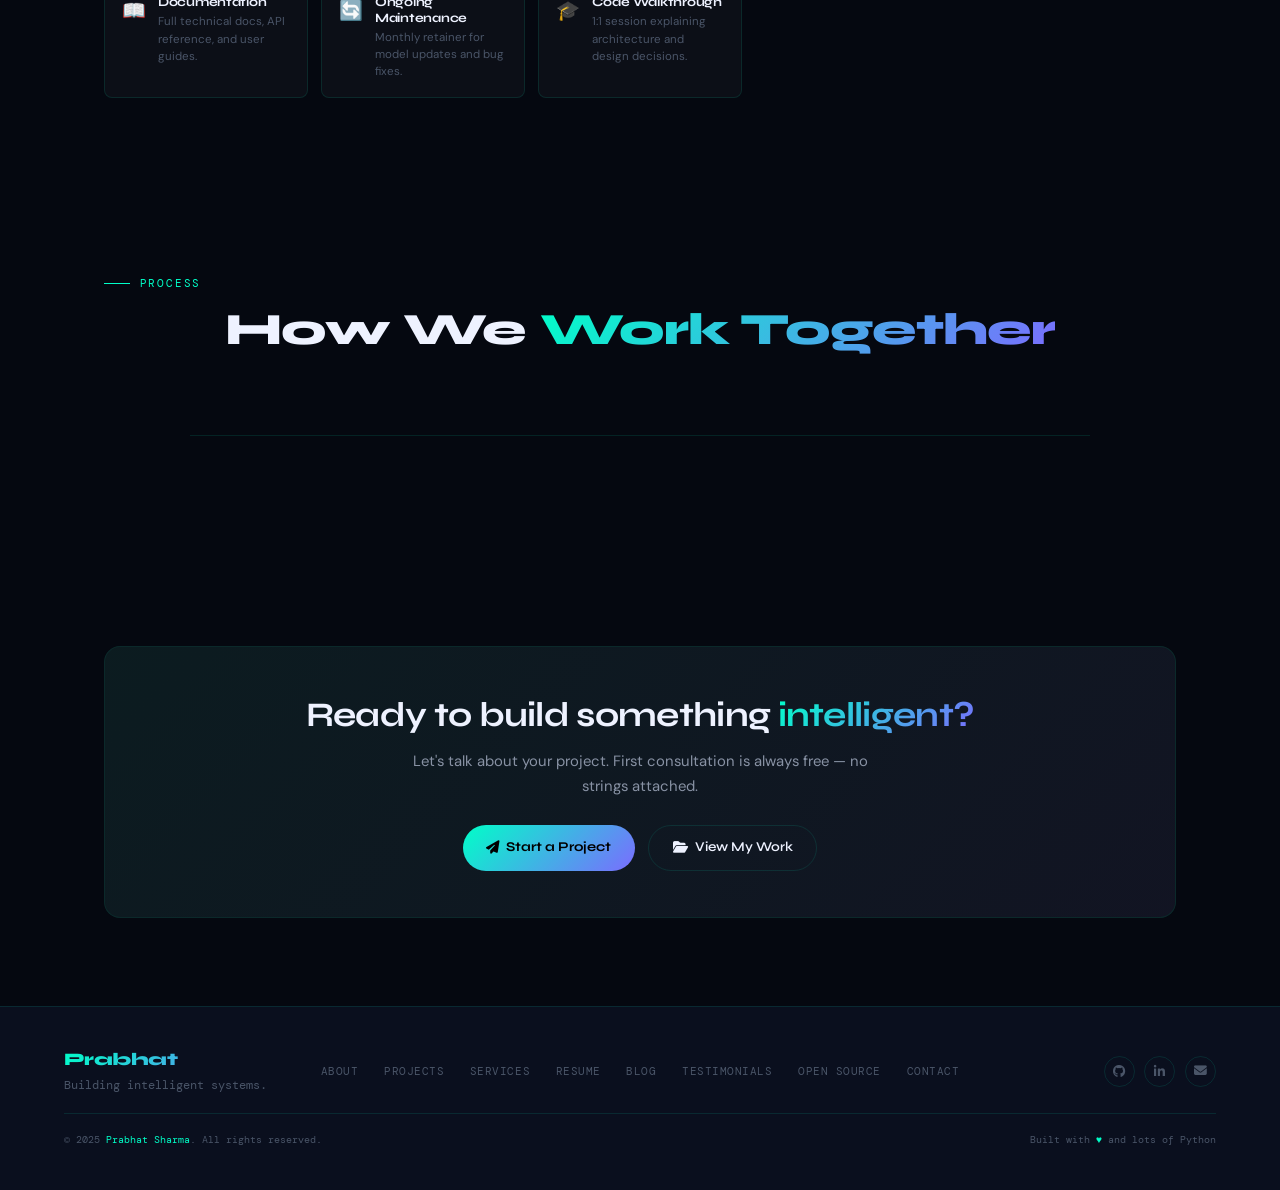
<file: services.html>
<!DOCTYPE html>
<html lang="en">
<head>
  <meta charset="UTF-8"><meta name="viewport" content="width=device-width, initial-scale=1">
  <title>Services | Prabhat Sharma — AI Developer</title>
  <meta name="description" content="Custom AI development services — ML models, NLP pipelines, computer vision, and AI consulting.">
  <meta property="og:title" content="Services | Prabhat Sharma — AI Developer"><meta property="og:type" content="website">
  <link rel="stylesheet" href="css/style.css">

  <script src="js/script.js" defer></script>
  <!-- Google Analytics 4 (GA4) -->
  <!-- Replace G-ZHM9T8088M with your actual Measurement ID from analytics.google.com -->
  <script async src="https://www.googletagmanager.com/gtag/js?id=G-ZHM9T8088M"></script>
  <script>
    window.dataLayer = window.dataLayer || [];
    function gtag(){dataLayer.push(arguments);}
    gtag('js', new Date());
    gtag('config', 'G-ZHM9T8088M', {
      page_title: document.title,
      page_location: window.location.href,
      send_page_view: true
    });
  </script>
<script type="application/ld+json">
{
  "@context": "https://schema.org",
  "@type": "ProfessionalService",
  "name": "Prabhat Sharma — AI Development Services",
  "url": "https://prabhat-dot.github.io/services.html",
  "description": "Custom AI development services — ML models, NLP pipelines, computer vision, and AI consulting.",
  "provider": {
    "@type": "Person",
    "name": "Prabhat Sharma",
    "url": "https://prabhat-dot.github.io"
  },
  "hasOfferCatalog": {
    "@type": "OfferCatalog",
    "name": "AI Development Services",
    "itemListElement": [
      { "@type": "Offer", "itemOffered": { "@type": "Service", "name": "Machine Learning Solutions", "description": "Custom ML models built from scratch or fine-tuned for your dataset." } },
      { "@type": "Offer", "itemOffered": { "@type": "Service", "name": "NLP & Text Intelligence", "description": "Text understanding systems — from sentiment analysis to LLM-powered chatbots." } },
      { "@type": "Offer", "itemOffered": { "@type": "Service", "name": "Computer Vision Systems", "description": "Image and video intelligence using deep learning." } },
      { "@type": "Offer", "itemOffered": { "@type": "Service", "name": "AI-Powered SEO Tools", "description": "Automated SEO intelligence handling keyword research and content optimization." } },
      { "@type": "Offer", "itemOffered": { "@type": "Service", "name": "Data Analysis & Insights", "description": "Transform raw data into clear visualizations and actionable business insights." } },
      { "@type": "Offer", "itemOffered": { "@type": "Service", "name": "AI Strategy & Consulting", "description": "AI feasibility assessment, roadmap, and technology stack recommendations." } }
    ]
  }
}
</script>
<script type="application/ld+json">
{
  "@context": "https://schema.org",
  "@type": "BreadcrumbList",
  "itemListElement": [
    { "@type": "ListItem", "position": 1, "name": "Home", "item": "https://prabhat-dot.github.io/index.html" },
    { "@type": "ListItem", "position": 2, "name": "Services", "item": "https://prabhat-dot.github.io/services.html" }
  ]
}
</script>
  <link rel="canonical" href="https://prabhat-dot-github-io.vercel.app/services.html">
  <!-- Performance: preconnect to critical origins -->
  <link rel="preconnect" href="https://fonts.googleapis.com">
  <link rel="preconnect" href="https://fonts.gstatic.com" crossorigin>
  <link rel="preconnect" href="https://cdnjs.cloudflare.com">
  <!-- Google Fonts: non-blocking load -->
  <link rel="preload" as="style" onload="this.onload=null;this.rel='stylesheet'" href="https://fonts.googleapis.com/css2?family=Syne:wght@400;500;700;800&family=DM+Mono:wght@300;400;500&family=DM+Sans:ital,opsz,wght@0,9..40,300;0,9..40,400;0,9..40,500;1,9..40,300&display=swap">
  <noscript><link rel="stylesheet" href="https://fonts.googleapis.com/css2?family=Syne:wght@400;500;700;800&family=DM+Mono:wght@300;400;500&family=DM+Sans:ital,opsz,wght@0,9..40,300;0,9..40,400;0,9..40,500;1,9..40,300&display=swap"></noscript>
  <!-- FontAwesome: non-blocking load -->
  <link rel="preload" as="style" onload="this.onload=null;this.rel='stylesheet'" href="https://cdnjs.cloudflare.com/ajax/libs/font-awesome/6.5.0/css/all.min.css">
  <noscript><link rel="stylesheet" href="https://cdnjs.cloudflare.com/ajax/libs/font-awesome/6.5.0/css/all.min.css"></noscript>
</head>
<body>
<nav>
  <h2 class="logo">Prabhat</h2>
  <ul id="navMenu">
    <li><a href="index.html">Home</a></li><li><a href="about.html">About</a></li>
    <li><a href="projects.html">Projects</a></li><li><a href="services.html">Services</a></li>
    <li><a href="resume.html">Resume</a></li><li><a href="blog.html">Blog</a></li>
    <li><a href="testimonials.html">Testimonials</a></li><li><a href="opensource.html">Open Source</a></li>
    <li><a href="contact.html">Contact</a></li>
  </ul>
  <div class="nav-right">
    <a href="contact.html" class="nav-hire">Hire Me</a>
    <button class="theme-toggle" id="themeToggle" aria-label="Toggle theme"><i class="fas fa-sun"></i></button>
    <button class="hamburger" id="hamburger" aria-label="Open menu" aria-expanded="false"><span></span><span></span><span></span></button>
  </div>
</nav>

<div class="page-hero">
  <div class="section-label reveal">What I Offer</div>
  <h1 class="title reveal reveal-delay-1">AI Development <span>Services</span></h1>
  <p style="color:var(--t2);max-width:555px;font-size:1.02rem" class="reveal reveal-delay-2">From prototype to production — intelligent systems tailored to your business needs.</p>
</div>
<section style="padding-top:1rem">
  <div class="services-grid">
    <div class="svc-card reveal">
      <div class="svc-icon"><i class="fas fa-brain"></i></div>
      <h3>Machine Learning Solutions</h3>
      <p>Custom ML models built from scratch or fine-tuned for your dataset and business requirements — from data prep to deployment.</p>
      <ul class="svc-list"><li>Supervised &amp; unsupervised models</li><li>Feature engineering &amp; preprocessing</li><li>Model evaluation, tuning &amp; optimization</li><li>MLOps &amp; model monitoring setup</li><li>REST API integration</li></ul>
      <div class="svc-price">Starting from <span>$500</span> / project</div>
      <a href="contact.html" class="btn btn-sm" style="width:fit-content">Get Started →</a>
    </div>
    <div class="svc-card featured reveal reveal-delay-1">
      <div class="popular-badge">Most Popular</div>
      <div class="svc-icon p"><i class="fas fa-language"></i></div>
      <h3>NLP &amp; Text Intelligence</h3>
      <p>Powerful text understanding systems — from sentiment analysis to full conversational AI assistants powered by LLMs.</p>
      <ul class="svc-list"><li>Sentiment &amp; intent classification</li><li>Named entity recognition (NER)</li><li>Text summarization &amp; extraction</li><li>RAG-powered chatbot development</li><li>Custom LLM fine-tuning (BERT, LLaMA)</li></ul>
      <div class="svc-price">Starting from <span>$700</span> / project</div>
      <a href="contact.html" class="btn btn-sm" style="width:fit-content">Get Started →</a>
    </div>
    <div class="svc-card reveal reveal-delay-2">
      <div class="svc-icon"><i class="fas fa-eye"></i></div>
      <h3>Computer Vision Systems</h3>
      <p>Image and video intelligence using deep learning — object detection, face recognition, emotion analysis, and visual QA.</p>
      <ul class="svc-list"><li>Object detection &amp; tracking (YOLO)</li><li>Face recognition &amp; emotion detection</li><li>Image classification pipelines</li><li>Video analysis &amp; motion detection</li><li>Medical image analysis</li></ul>
      <div class="svc-price">Starting from <span>$600</span> / project</div>
      <a href="contact.html" class="btn btn-sm" style="width:fit-content">Get Started →</a>
    </div>
    <div class="svc-card reveal">
      <div class="svc-icon p"><i class="fas fa-search"></i></div>
      <h3>AI-Powered SEO Tools</h3>
      <p>Automated SEO intelligence handling keyword research, content optimization, competitor analysis, and technical audits.</p>
      <ul class="svc-list"><li>Keyword clustering &amp; intent mapping</li><li>Content gap &amp; competitor analysis</li><li>Automated technical SEO auditing</li><li>NLP-driven content scoring</li><li>Rank tracking &amp; reporting</li></ul>
      <div class="svc-price">Starting from <span>$400</span> / project</div>
      <a href="contact.html" class="btn btn-sm" style="width:fit-content">Get Started →</a>
    </div>
    <div class="svc-card reveal reveal-delay-1">
      <div class="svc-icon"><i class="fas fa-chart-line"></i></div>
      <h3>Data Analysis &amp; Insights</h3>
      <p>Transform raw, complex data into clear visualizations and actionable business insights using Python and interactive dashboards.</p>
      <ul class="svc-list"><li>Exploratory data analysis (EDA)</li><li>Interactive dashboards (Plotly, Streamlit)</li><li>Statistical analysis &amp; reporting</li><li>Predictive analytics models</li><li>ETL pipeline development</li></ul>
      <div class="svc-price">Starting from <span>$350</span> / project</div>
      <a href="contact.html" class="btn btn-sm" style="width:fit-content">Get Started →</a>
    </div>
    <div class="svc-card reveal reveal-delay-2">
      <div class="svc-icon p"><i class="fas fa-lightbulb"></i></div>
      <h3>AI Strategy &amp; Consulting</h3>
      <p>Not sure where to start with AI? I'll help identify opportunities, define your AI roadmap, and select the right tools and architectures.</p>
      <ul class="svc-list"><li>AI feasibility assessment</li><li>Technology stack recommendations</li><li>Data strategy &amp; governance</li><li>Proof-of-concept development</li><li>Team training &amp; workshops</li></ul>
      <div class="svc-price">Starting from <span>$150</span> / hour</div>
      <a href="contact.html" class="btn btn-sm" style="width:fit-content">Book a Call →</a>
    </div>
  </div>

  <div class="section-label reveal" style="margin-top:4rem">Add-Ons</div>
  <h2 class="title reveal reveal-delay-1" style="margin-bottom:1.85rem">Extra <span>Capabilities</span></h2>
  <div class="addons-grid">
    <div class="addon-card reveal"><span style="font-size:1.2rem;flex-shrink:0">🐳</span><div><h4>Docker Deployment</h4><p>Containerize your AI app for scalable cloud deployment.</p></div></div>
    <div class="addon-card reveal reveal-delay-1"><span style="font-size:1.2rem;flex-shrink:0">⚡</span><div><h4>FastAPI Integration</h4><p>Production-ready REST API wrapper for any ML model.</p></div></div>
    <div class="addon-card reveal reveal-delay-2"><span style="font-size:1.2rem;flex-shrink:0">📊</span><div><h4>Model Monitoring</h4><p>Drift detection &amp; performance tracking dashboards.</p></div></div>
    <div class="addon-card reveal"><span style="font-size:1.2rem;flex-shrink:0">🔒</span><div><h4>Security Audit</h4><p>Review AI systems for data privacy &amp; adversarial robustness.</p></div></div>
    <div class="addon-card reveal reveal-delay-1"><span style="font-size:1.2rem;flex-shrink:0">📱</span><div><h4>Streamlit Dashboard</h4><p>Interactive web app for your ML model — no frontend needed.</p></div></div>
    <div class="addon-card reveal reveal-delay-2"><span style="font-size:1.2rem;flex-shrink:0">📖</span><div><h4>Documentation</h4><p>Full technical docs, API reference, and user guides.</p></div></div>
    <div class="addon-card reveal"><span style="font-size:1.2rem;flex-shrink:0">🔄</span><div><h4>Ongoing Maintenance</h4><p>Monthly retainer for model updates and bug fixes.</p></div></div>
    <div class="addon-card reveal reveal-delay-1"><span style="font-size:1.2rem;flex-shrink:0">🎓</span><div><h4>Code Walkthrough</h4><p>1:1 session explaining architecture and design decisions.</p></div></div>
  </div>
</section>

<section>
  <div class="section-label reveal">Process</div>
  <h2 class="title reveal reveal-delay-1" style="text-align:center;margin-bottom:3.3rem">How We <span>Work Together</span></h2>
  <div class="process-wrap">
    <div class="process-step"><div class="step-num">01</div><h4>Discovery Call</h4><p>We discuss your goals, data, timeline, and define clear success metrics.</p></div>
    <div class="process-step"><div class="step-num">02</div><h4>Proposal &amp; Plan</h4><p>I deliver a detailed technical proposal with scope, stack, milestones, and pricing.</p></div>
    <div class="process-step"><div class="step-num">03</div><h4>Build &amp; Iterate</h4><p>Agile development with weekly updates, demos, and feedback loops throughout.</p></div>
    <div class="process-step"><div class="step-num">04</div><h4>Deploy &amp; Support</h4><p>Production deployment with documentation, handover, and optional ongoing support.</p></div>
  </div>
</section>

<section style="padding-top:0">
  <div class="cta-banner reveal">
    <h2>Ready to build something <span style="background:var(--grad);-webkit-background-clip:text;-webkit-text-fill-color:transparent;background-clip:text">intelligent?</span></h2>
    <p>Let's talk about your project. First consultation is always free — no strings attached.</p>
    <div class="cta-btns"><a href="contact.html" class="btn"><i class="fas fa-paper-plane"></i> Start a Project</a><a href="projects.html" class="btn-outline"><i class="fas fa-folder-open"></i> View My Work</a></div>
  </div>
</section>

<footer>
  <div class="footer-inner">
    <div class="footer-brand"><h2 class="logo">Prabhat</h2><p>Building intelligent systems.</p></div>
    <div class="footer-links">
      <a href="about.html">About</a><a href="projects.html">Projects</a><a href="services.html">Services</a>
      <a href="resume.html">Resume</a><a href="blog.html">Blog</a><a href="testimonials.html">Testimonials</a>
      <a href="opensource.html">Open Source</a><a href="contact.html">Contact</a>
    </div>
    <div class="footer-social">
      <a href="https://github.com/prabhat-dot" target="_blank" aria-label="GitHub"><i class="fab fa-github"></i></a>
      <a href="https://linkedin.com/in/prabhat-sharma" target="_blank" aria-label="LinkedIn"><i class="fab fa-linkedin-in"></i></a>
      <a href="#" onclick="window.location='mai'+'lto:prabhatindoria2'+'@gmail.com';return false;" aria-label="Email"><i class="fas fa-envelope"></i></a>
    </div>
  </div>
  <div class="footer-bottom">
    <p>© 2025 <span class="ac">Prabhat Sharma</span>. All rights reserved.</p>
    <p>Built with <span class="ac">♥</span> and lots of Python</p>
  </div>
</footer>
</body>
</html>
</file>
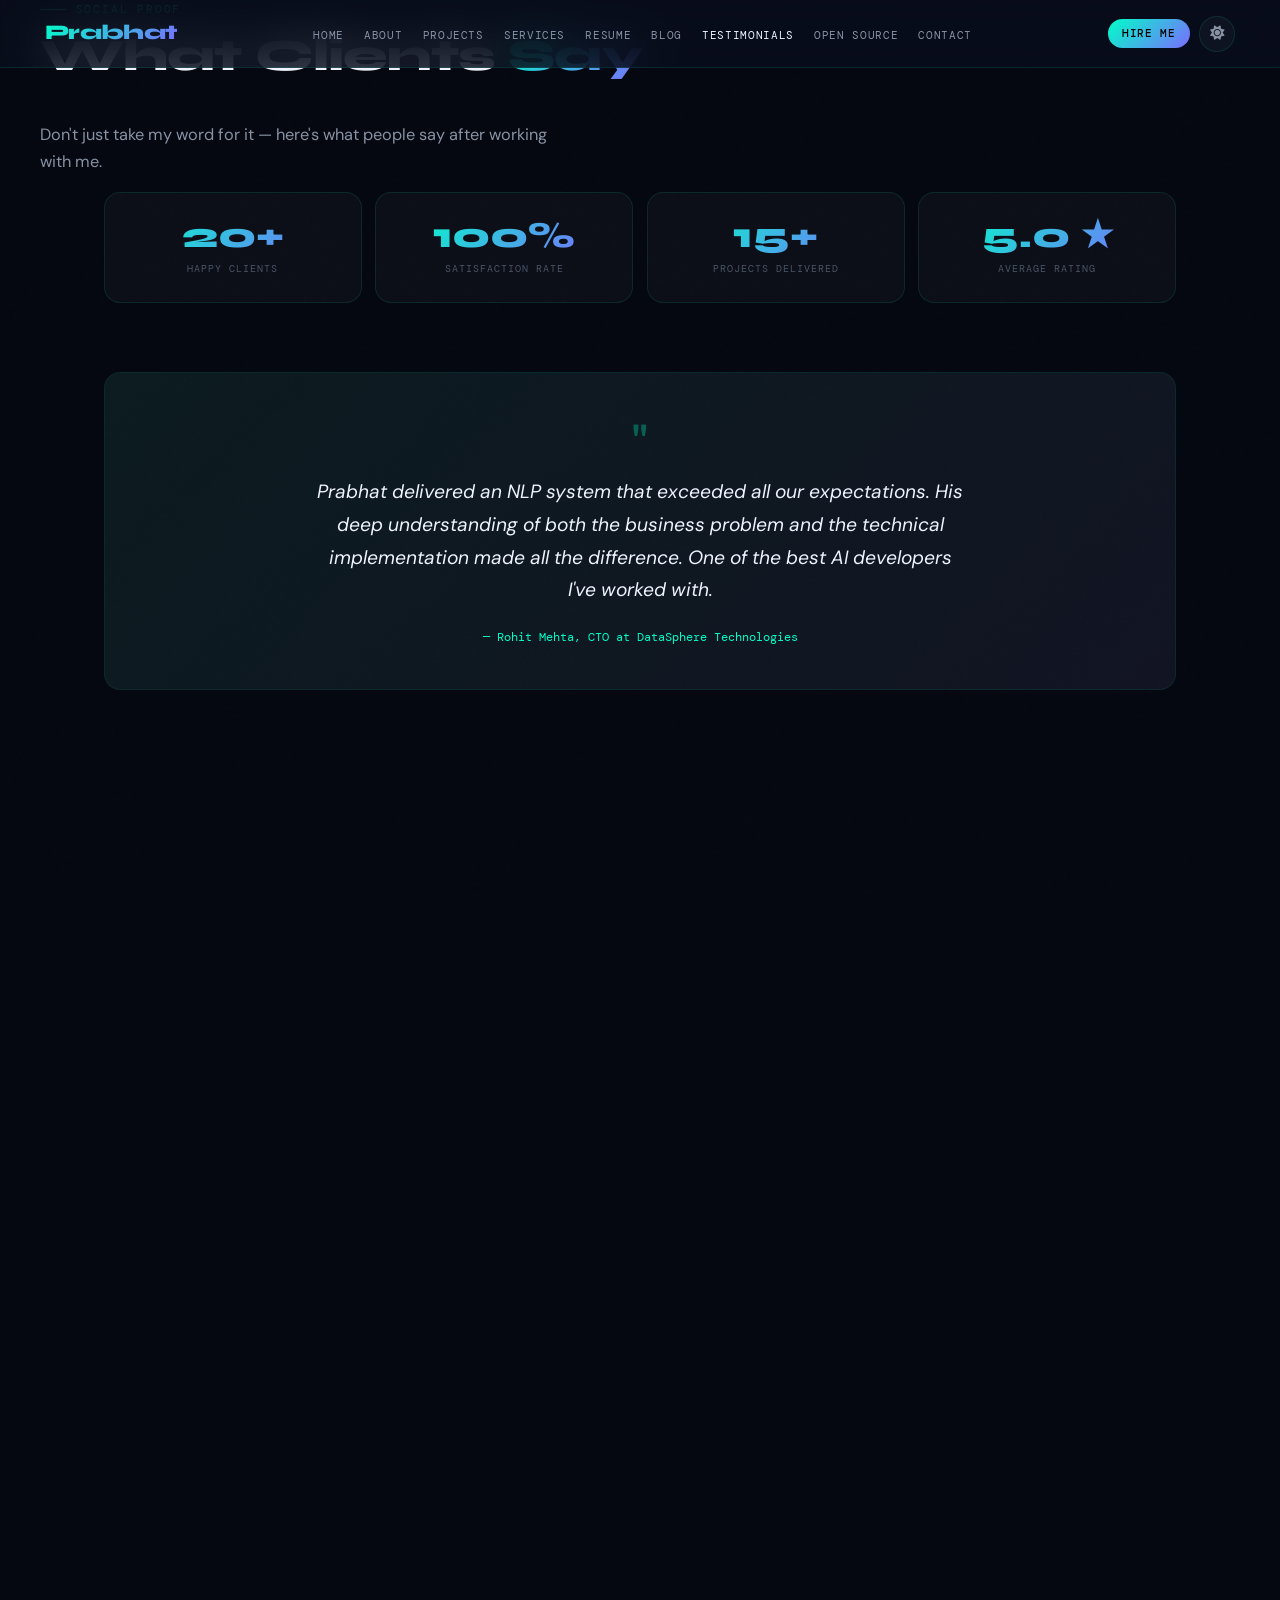
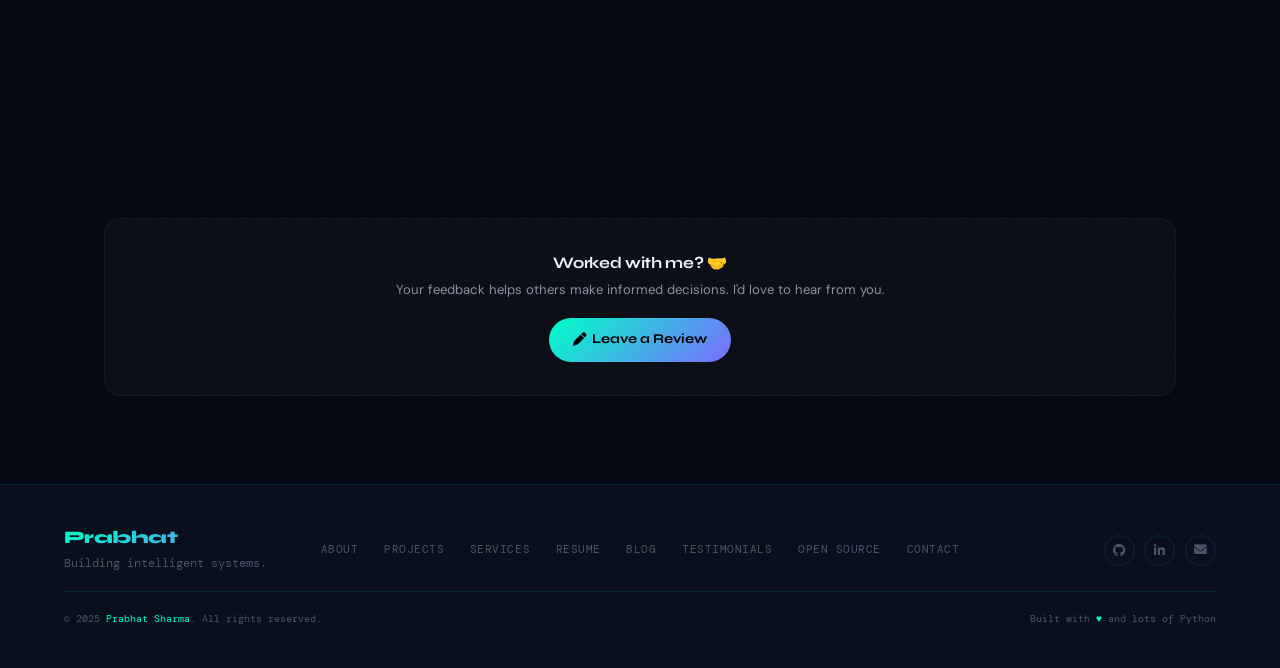
<file: testimonials.html>
<!DOCTYPE html>
<html lang="en">
<head>
  <meta charset="UTF-8"><meta name="viewport" content="width=device-width, initial-scale=1">
  <title>Testimonials | Prabhat Sharma — AI Developer</title><meta name="description" content="What clients say about working with Prabhat Sharma — AI Developer.">
  <meta property="og:title" content="Testimonials | Prabhat Sharma — AI Developer"><meta property="og:type" content="website">
  <link rel="stylesheet" href="css/style.css">

  <script src="js/script.js" defer></script>
  <!-- Google Analytics 4 (GA4) -->
  <!-- Replace G-ZHM9T8088M with your actual Measurement ID from analytics.google.com -->
  <script async src="https://www.googletagmanager.com/gtag/js?id=G-ZHM9T8088M"></script>
  <script>
    window.dataLayer = window.dataLayer || [];
    function gtag(){dataLayer.push(arguments);}
    gtag('js', new Date());
    gtag('config', 'G-ZHM9T8088M', {
      page_title: document.title,
      page_location: window.location.href,
      send_page_view: true
    });
  </script>
<script type="application/ld+json">
{
  "@context": "https://schema.org",
  "@type": "WebPage",
  "name": "Testimonials | Prabhat Sharma — AI Developer",
  "url": "https://prabhat-dot.github.io/testimonials.html",
  "description": "Client testimonials and reviews for Prabhat Sharma, AI Developer.",
  "review": [
    { "@type": "Review", "reviewBody": "Prabhat delivered an NLP system that exceeded all our expectations.", "author": { "@type": "Person", "name": "Rohit Mehta" }, "reviewRating": { "@type": "Rating", "ratingValue": "5", "bestRating": "5" } },
    { "@type": "Review", "reviewBody": "He turned our vague idea into a production system in 6 weeks.", "author": { "@type": "Person", "name": "Priya Patel" }, "reviewRating": { "@type": "Rating", "ratingValue": "5", "bestRating": "5" } },
    { "@type": "Review", "reviewBody": "Prabhat's ONNX-optimized solution was 4x faster than our previous model.", "author": { "@type": "Person", "name": "Dr. Sameer Khan" }, "reviewRating": { "@type": "Rating", "ratingValue": "5", "bestRating": "5" } }
  ],
  "aggregateRating": {
    "@type": "AggregateRating",
    "ratingValue": "5.0",
    "reviewCount": "8",
    "bestRating": "5"
  }
}
</script>
<script type="application/ld+json">
{
  "@context": "https://schema.org",
  "@type": "BreadcrumbList",
  "itemListElement": [
    { "@type": "ListItem", "position": 1, "name": "Home", "item": "https://prabhat-dot.github.io/index.html" },
    { "@type": "ListItem", "position": 2, "name": "Testimonials", "item": "https://prabhat-dot.github.io/testimonials.html" }
  ]
}
</script>
  <link rel="canonical" href="https://prabhat-dot-github-io.vercel.app/testimonials.html">
  <!-- Performance: preconnect to critical origins -->
  <link rel="preconnect" href="https://fonts.googleapis.com">
  <link rel="preconnect" href="https://fonts.gstatic.com" crossorigin>
  <link rel="preconnect" href="https://cdnjs.cloudflare.com">
  <!-- Google Fonts: non-blocking load -->
  <link rel="preload" as="style" onload="this.onload=null;this.rel='stylesheet'" href="https://fonts.googleapis.com/css2?family=Syne:wght@400;500;700;800&family=DM+Mono:wght@300;400;500&family=DM+Sans:ital,opsz,wght@0,9..40,300;0,9..40,400;0,9..40,500;1,9..40,300&display=swap">
  <noscript><link rel="stylesheet" href="https://fonts.googleapis.com/css2?family=Syne:wght@400;500;700;800&family=DM+Mono:wght@300;400;500&family=DM+Sans:ital,opsz,wght@0,9..40,300;0,9..40,400;0,9..40,500;1,9..40,300&display=swap"></noscript>
  <!-- FontAwesome: non-blocking load -->
  <link rel="preload" as="style" onload="this.onload=null;this.rel='stylesheet'" href="https://cdnjs.cloudflare.com/ajax/libs/font-awesome/6.5.0/css/all.min.css">
  <noscript><link rel="stylesheet" href="https://cdnjs.cloudflare.com/ajax/libs/font-awesome/6.5.0/css/all.min.css"></noscript>
</head>
<body>
<nav>
  <h2 class="logo">Prabhat</h2>
  <ul id="navMenu">
    <li><a href="index.html">Home</a></li><li><a href="about.html">About</a></li>
    <li><a href="projects.html">Projects</a></li><li><a href="services.html">Services</a></li>
    <li><a href="resume.html">Resume</a></li><li><a href="blog.html">Blog</a></li>
    <li><a href="testimonials.html">Testimonials</a></li><li><a href="opensource.html">Open Source</a></li>
    <li><a href="contact.html">Contact</a></li>
  </ul>
  <div class="nav-right">
    <a href="contact.html" class="nav-hire">Hire Me</a>
    <button class="theme-toggle" id="themeToggle" aria-label="Toggle theme"><i class="fas fa-sun"></i></button>
    <button class="hamburger" id="hamburger" aria-label="Open menu" aria-expanded="false"><span></span><span></span><span></span></button>
  </div>
</nav>

<div class="page-hero">
  <div class="section-label reveal">Social Proof</div>
  <h1 class="title reveal reveal-delay-1">What Clients <span>Say</span></h1>
  <p style="color:var(--t2);max-width:525px;font-size:1.02rem" class="reveal reveal-delay-2">Don't just take my word for it — here's what people say after working with me.</p>
</div>
<section style="padding-top:1rem">
  <div class="trust-row">
    <div class="trust-cell reveal"><div class="trust-num" data-count="20" data-suffix="+">0+</div><div class="trust-lbl">Happy Clients</div></div>
    <div class="trust-cell reveal reveal-delay-1"><div class="trust-num" data-count="100" data-suffix="%">0%</div><div class="trust-lbl">Satisfaction Rate</div></div>
    <div class="trust-cell reveal reveal-delay-2"><div class="trust-num" data-count="15" data-suffix="+">0+</div><div class="trust-lbl">Projects Delivered</div></div>
    <div class="trust-cell reveal reveal-delay-3"><div class="trust-num">5.0 ★</div><div class="trust-lbl">Average Rating</div></div>
  </div>
  <div class="featured-quote reveal">
    <div class="quote-mark">"</div>
    <blockquote>Prabhat delivered an NLP system that exceeded all our expectations. His deep understanding of both the business problem and the technical implementation made all the difference. One of the best AI developers I've worked with.</blockquote>
    <div class="fq-author">— Rohit Mehta, CTO at DataSphere Technologies</div>
  </div>
  <div class="masonry">
    <div class="tcard featured">
      <span class="t-proj">Emotion Detection System</span>
      <div class="stars">★★★★★</div>
      <p class="tcard-text">Prabhat built our emotion detection pipeline from scratch — ingesting facial video, audio, and text simultaneously. The <strong>91% accuracy</strong> out of the box was stunning. He was thorough, communicative, and genuinely cared about solving the right problem.</p>
      <div class="tcard-author"><div class="t-avatar" style="background:var(--c-dim)">👨‍💼</div><div><div class="t-name">Arjun Nair</div><div class="t-role">Lead Product Manager · <span class="t-co">HealthTech Solutions</span></div></div><a href="#" class="t-li"><i class="fab fa-linkedin"></i></a></div>
    </div>
    <div class="tcard">
      <span class="t-proj">AI SEO Platform</span>
      <div class="stars">★★★★★</div>
      <p class="tcard-text">We came with a vague idea — automate our entire SEO research workflow. He turned it into a <strong>production system in 6 weeks</strong> that now handles what used to take our team 3 days, in 20 minutes.</p>
      <div class="tcard-author"><div class="t-avatar" style="background:var(--p-dim)">👩‍💻</div><div><div class="t-name">Priya Patel</div><div class="t-role">Head of SEO · <span class="t-co">GrowthEngine Agency</span></div></div><a href="#" class="t-li"><i class="fab fa-linkedin"></i></a></div>
    </div>
    <div class="tcard">
      <span class="t-proj">Text Summarization API</span>
      <div class="stars">★★★★★</div>
      <p class="tcard-text">We needed a summarizer running fast on budget CPU servers. Prabhat's ONNX-optimized solution was <strong>4x faster than our previous model</strong> with barely any accuracy loss. Incredible work.</p>
      <div class="tcard-author"><div class="t-avatar" style="background:var(--c-dim)">🧑‍🔬</div><div><div class="t-name">Dr. Sameer Khan</div><div class="t-role">CTO · <span class="t-co">LegalAI Labs</span></div></div><a href="#" class="t-li"><i class="fab fa-linkedin"></i></a></div>
    </div>
    <div class="tcard">
      <span class="t-proj">RAG Chatbot</span>
      <div class="stars">★★★★★</div>
      <p class="tcard-text">Prabhat built a knowledge-base chatbot that actually works reliably in production. His understanding of <strong>RAG architecture and vector databases</strong> is genuinely impressive. Delivered on time and on budget.</p>
      <div class="tcard-author"><div class="t-avatar" style="background:var(--p-dim)">👩‍💼</div><div><div class="t-name">Neha Sharma</div><div class="t-role">Engineering Lead · <span class="t-co">Finova Corp</span></div></div><a href="#" class="t-li"><i class="fab fa-linkedin"></i></a></div>
    </div>
    <div class="tcard">
      <span class="t-proj">Data Analysis Dashboard</span>
      <div class="stars">★★★★★</div>
      <p class="tcard-text">Our C-suite finally has real-time visibility into the numbers. Prabhat's Streamlit dashboard replaced our weekly manual reports. <strong>Reduced our reporting effort by 70%.</strong> Clean, fast, exactly what we needed.</p>
      <div class="tcard-author"><div class="t-avatar" style="background:var(--c-dim)">👨‍💼</div><div><div class="t-name">Vikram Singh</div><div class="t-role">COO · <span class="t-co">RetailSmart India</span></div></div><a href="#" class="t-li"><i class="fab fa-linkedin"></i></a></div>
    </div>
    <div class="tcard">
      <div class="stars">★★★★★</div>
      <p class="tcard-text">What stands out most is Prabhat's ability to <strong>translate business requirements into technical solutions</strong> with zero friction. He asked the right questions, flagged risks early, and always delivered clean, well-documented code.</p>
      <div class="tcard-author"><div class="t-avatar" style="background:var(--p-dim)">👩‍🎓</div><div><div class="t-name">Ananya Bose</div><div class="t-role">Research Scientist · <span class="t-co">IIT Bangalore</span></div></div><a href="#" class="t-li"><i class="fab fa-linkedin"></i></a></div>
    </div>
    <div class="tcard">
      <span class="t-proj">Computer Vision Pipeline</span>
      <div class="stars">★★★★★</div>
      <p class="tcard-text">Prabhat designed a real-time defect detection system for our manufacturing line using YOLO. It catches <strong>98% of defects</strong> human inspectors miss. ROI was clear within the first month.</p>
      <div class="tcard-author"><div class="t-avatar" style="background:var(--c-dim)">🏭</div><div><div class="t-name">Suresh Reddy</div><div class="t-role">Operations Director · <span class="t-co">ManufactAI</span></div></div><a href="#" class="t-li"><i class="fab fa-linkedin"></i></a></div>
    </div>
    <div class="tcard">
      <span class="t-proj">Sentiment Analysis</span>
      <div class="stars">★★★★★</div>
      <p class="tcard-text">We integrated Prabhat's sentiment analysis API into our customer support platform and saw <strong>immediate impact on ticket routing accuracy</strong>. Highly technical, great communicator. I recommend him without hesitation.</p>
      <div class="tcard-author"><div class="t-avatar" style="background:var(--p-dim)">🧑‍💼</div><div><div class="t-name">Karan Joshi</div><div class="t-role">Product Director · <span class="t-co">SupportHub</span></div></div><a href="#" class="t-li"><i class="fab fa-linkedin"></i></a></div>
    </div>
  </div>
  <div class="review-cta reveal">
    <h3>Worked with me? 🤝</h3>
    <p>Your feedback helps others make informed decisions. I'd love to hear from you.</p>
    <a href="contact.html" class="btn"><i class="fas fa-pen"></i> Leave a Review</a>
  </div>
</section>

<footer>
  <div class="footer-inner">
    <div class="footer-brand"><h2 class="logo">Prabhat</h2><p>Building intelligent systems.</p></div>
    <div class="footer-links">
      <a href="about.html">About</a><a href="projects.html">Projects</a><a href="services.html">Services</a>
      <a href="resume.html">Resume</a><a href="blog.html">Blog</a><a href="testimonials.html">Testimonials</a>
      <a href="opensource.html">Open Source</a><a href="contact.html">Contact</a>
    </div>
    <div class="footer-social">
      <a href="https://github.com/prabhat-dot" target="_blank" aria-label="GitHub"><i class="fab fa-github"></i></a>
      <a href="https://linkedin.com/in/prabhat-sharma" target="_blank" aria-label="LinkedIn"><i class="fab fa-linkedin-in"></i></a>
      <a href="#" onclick="window.location='mai'+'lto:prabhatindoria2'+'@gmail.com';return false;" aria-label="Email"><i class="fas fa-envelope"></i></a>
    </div>
  </div>
  <div class="footer-bottom">
    <p>© 2025 <span class="ac">Prabhat Sharma</span>. All rights reserved.</p>
    <p>Built with <span class="ac">♥</span> and lots of Python</p>
  </div>
</footer>
</body>
</html>
</file>
<file: css/style.css>
/* ============================================================
   PRABHAT SHARMA — AI DEVELOPER PORTFOLIO
   Tech-Noir Dark Theme  |  v2.0  |  Unified All-Page CSS
   ============================================================ */

/* Fonts loaded via <link rel=preconnect> in HTML for better performance */


/* ─── PERFORMANCE ─────────────────────────────────────────── */
/* Reduce layout shift during font load */
html { font-display: swap; }

/* Disable heavy animations on mobile/low-end devices */
@media (max-width: 768px) {
  #particles-js { display: none !important; }
  .profile-ring { animation-duration: 20s; }
  * { animation-duration: 0.01ms !important;
      animation-iteration-count: 1 !important;
      transition-duration: 0.01ms !important; }
  .reveal, .skill-category-card, .project-card,
  .blog-card, .resume-sec, .repo-card,
  .contrib-item, .tcard {
    opacity: 1 !important;
    transform: none !important;
    transition: none !important;
  }
}

/* Respect user preference for reduced motion */
@media (prefers-reduced-motion: reduce) {
  *, *::before, *::after {
    animation-duration: 0.01ms !important;
    animation-iteration-count: 1 !important;
    transition-duration: 0.01ms !important;
  }
  #particles-js { display: none !important; }
}

/* ─── TOKENS ─────────────────────────────────────────────── */
:root {
  --bg:       #050810;
  --bg2:      #0a0f1e;
  --card:     rgba(255,255,255,.03);
  --card-h:   rgba(255,255,255,.06);
  --glass:    rgba(10,15,30,.78);
  --border:   rgba(0,255,200,.11);

  --c:        #00ffc8;          /* accent cyan   */
  --c-dim:    rgba(0,255,200,.11);
  --c-glow:   rgba(0,255,200,.32);
  --p:        #7b6cff;          /* accent purple */
  --p-dim:    rgba(123,108,255,.12);

  --t1:       #eef2ff;
  --t2:       #8892a4;
  --t3:       #4a5568;

  --grad:     linear-gradient(135deg,#00ffc8,#7b6cff);
  --grad-card:linear-gradient(135deg,rgba(0,255,200,.05),rgba(123,108,255,.05));

  --ff-head:  'Syne',sans-serif;
  --ff-body:  'DM Sans',sans-serif;
  --ff-mono:  'DM Mono',monospace;

  --r:  16px;
  --rs:  8px;
  --ease: all .3s cubic-bezier(.4,0,.2,1);
  --glow: 0 0 38px rgba(0,255,200,.12);
  --shadow: 0 8px 32px rgba(0,0,0,.4);
  --nav-h: 68px;
}

/* Light mode */
body.light {
  --bg:#f0f4ff; --bg2:#e4eaf8;
  --card:rgba(255,255,255,.85); --card-h:rgba(255,255,255,.98);
  --glass:rgba(240,244,255,.9); --border:rgba(0,168,132,.18);
  --c:#00a884; --c-dim:rgba(0,168,132,.1); --c-glow:rgba(0,168,132,.22);
  --p:#5c4ee8; --p-dim:rgba(92,78,232,.1);
  --t1:#0d1530; --t2:#3d4d6a; --t3:#7a8899;
  --shadow:0 8px 32px rgba(0,0,0,.08);
}

/* ─── RESET ──────────────────────────────────────────────── */
*,*::before,*::after{margin:0;padding:0;box-sizing:border-box}
html{scroll-behavior:smooth;font-size:16px}
body{font-family:var(--ff-body);background:var(--bg);color:var(--t1);line-height:1.7;overflow-x:hidden;transition:background .4s,color .4s}
::selection{background:var(--c-dim);color:var(--c)}
::-webkit-scrollbar{width:4px}
::-webkit-scrollbar-track{background:var(--bg)}
::-webkit-scrollbar-thumb{background:var(--c);border-radius:10px}
h1,h2,h3,h4{font-family:var(--ff-head);font-weight:700;letter-spacing:-.02em;line-height:1.2}
code,.mono{font-family:var(--ff-mono)}
a{text-decoration:none;color:inherit}
img{max-width:100%;display:block}

/* noise overlay */
body::before{content:'';position:fixed;inset:0;
  background:url("data:image/svg+xml,%3Csvg viewBox='0 0 256 256' xmlns='http://www.w3.org/2000/svg'%3E%3Cfilter id='n'%3E%3CfeTurbulence type='fractalNoise' baseFrequency='.9' numOctaves='4' stitchTiles='stitch'/%3E%3C/filter%3E%3Crect width='100%25' height='100%25' filter='url(%23n)' opacity='.03'/%3E%3C/svg%3E");
  pointer-events:none;z-index:0;opacity:.35}

/* ─── NAV ────────────────────────────────────────────────── */
nav{
  position:fixed;top:0;left:0;right:0;z-index:1000;
  display:flex;align-items:center;justify-content:space-between;
  padding:0 3.5%;height:var(--nav-h);
  background:var(--glass);backdrop-filter:blur(22px);-webkit-backdrop-filter:blur(22px);
  border-bottom:1px solid var(--border);transition:var(--ease);
}
.logo{
  font-family:var(--ff-head);font-size:1.3rem;font-weight:800;
  background:var(--grad);-webkit-background-clip:text;-webkit-text-fill-color:transparent;background-clip:text;
  letter-spacing:-.03em;flex-shrink:0;
}
nav ul{display:flex;list-style:none;gap:.1rem;align-items:center}
nav ul li a{
  font-family:var(--ff-mono);font-size:.68rem;color:var(--t2);
  letter-spacing:.06em;text-transform:uppercase;
  padding:.35rem .58rem;border-radius:6px;transition:var(--ease);
}
nav ul li a:hover,nav ul li a.active{color:var(--c);background:var(--c-dim)}

.nav-right{display:flex;align-items:center;gap:.6rem;flex-shrink:0}

/* "Hire Me" pill */
.nav-hire{
  font-family:var(--ff-mono);font-size:.67rem;font-weight:500;
  padding:.36rem .88rem;border-radius:50px;
  background:var(--grad);color:#000;
  letter-spacing:.06em;text-transform:uppercase;
  transition:var(--ease);white-space:nowrap;
}
.nav-hire:hover{opacity:.82;transform:translateY(-1px);box-shadow:0 4px 14px var(--c-glow)}

.theme-toggle{
  width:36px;height:36px;border-radius:50%;
  border:1px solid var(--border);background:var(--card);
  color:var(--t2);cursor:pointer;
  display:flex;align-items:center;justify-content:center;
  font-size:.9rem;transition:var(--ease);
}
.theme-toggle:hover{border-color:var(--c);color:var(--c);box-shadow:0 0 12px var(--c-glow)}

.hamburger{display:none;flex-direction:column;gap:5px;cursor:pointer;padding:5px;background:none;border:none}
.hamburger span{display:block;width:22px;height:2px;background:var(--t2);border-radius:2px;transition:var(--ease)}

/* mobile menu open */
nav ul.open{transform:translateY(0)!important}

#particles-js{position:fixed;width:100%;height:100%;top:0;left:0;z-index:0;pointer-events:none}

/* ─── SECTIONS ───────────────────────────────────────────── */
section{position:relative;z-index:1;padding:88px 5%;max-width:1200px;margin:0 auto}
.page-hero{position:relative;z-index:1;max-width:1200px;margin:0 auto;
  padding:calc(var(--nav-h)+50px) 5% 2rem}

.section-label{
  font-family:var(--ff-mono);font-size:.7rem;color:var(--c);
  letter-spacing:.16em;text-transform:uppercase;margin-bottom:.6rem;
  display:flex;align-items:center;gap:.6rem;
}
.section-label::before{content:'';width:26px;height:1px;background:var(--c)}

.title{
  font-family:var(--ff-head);font-size:clamp(1.8rem,3.5vw,2.85rem);
  font-weight:800;color:var(--t1);margin-bottom:2.4rem;
}
.title span{background:var(--grad);-webkit-background-clip:text;-webkit-text-fill-color:transparent;background-clip:text}

/* ─── BUTTONS ────────────────────────────────────────────── */
.btn{
  display:inline-flex;align-items:center;gap:.42rem;
  padding:.66rem 1.48rem;
  background:var(--grad);color:#000;
  font-family:var(--ff-head);font-weight:700;font-size:.84rem;
  border-radius:50px;transition:var(--ease);border:none;cursor:pointer;
  position:relative;overflow:hidden;white-space:nowrap;
}
.btn::after{content:'';position:absolute;inset:0;background:rgba(255,255,255,0);transition:background .3s}
.btn:hover{transform:translateY(-2px);box-shadow:0 8px 22px var(--c-glow)}
.btn:hover::after{background:rgba(255,255,255,.13)}

.btn-outline{
  display:inline-flex;align-items:center;gap:.42rem;
  padding:.66rem 1.48rem;background:transparent;color:var(--t1);
  font-family:var(--ff-head);font-weight:600;font-size:.84rem;
  border-radius:50px;border:1px solid var(--border);transition:var(--ease);cursor:pointer;
}
.btn-outline:hover{border-color:var(--c);color:var(--c);transform:translateY(-2px);box-shadow:0 4px 16px var(--c-glow)}
.btn-sm{padding:.44rem 1.08rem;font-size:.74rem}
.btn-ghost{background:var(--card);color:var(--t2);border:1px solid var(--border)}
.btn-ghost:hover{background:var(--c-dim);border-color:var(--c);color:var(--c);box-shadow:none}

/* ─── HERO ───────────────────────────────────────────────── */
.hero{
  min-height:100vh;display:flex;align-items:center;
  justify-content:space-between;gap:3.5rem;
  padding-top:calc(var(--nav-h)+44px);
  max-width:1200px;margin:0 auto;padding-left:5%;padding-right:5%;
}
.hero-left{flex:1;max-width:570px}
.hero-greeting{
  font-family:var(--ff-mono);font-size:.78rem;color:var(--c);
  letter-spacing:.1em;margin-bottom:.9rem;
  display:flex;align-items:center;gap:.65rem;
  opacity:0;animation:fadeUp .6s ease .2s forwards;
}
.hero-greeting::before{content:'';width:32px;height:1px;background:var(--c)}
.hero-left h1{
  font-size:clamp(2.4rem,5vw,4.5rem);font-weight:800;
  color:var(--t1);margin-bottom:.45rem;line-height:1.04;
  opacity:0;animation:fadeUp .6s ease .35s forwards;
}
.hero-left h1 span{background:var(--grad);-webkit-background-clip:text;-webkit-text-fill-color:transparent;background-clip:text}
.hero-tagline{
  font-size:1.3rem;font-weight:600;color:var(--t2);
  margin-bottom:1.25rem;min-height:1.95rem;
  opacity:0;animation:fadeUp .6s ease .48s forwards;
}
.cursor-blink{display:inline-block;width:3px;height:1.12em;background:var(--c);margin-left:2px;vertical-align:text-bottom;animation:blink 1s step-end infinite}
@keyframes blink{0%,100%{opacity:1}50%{opacity:0}}
.hero-desc{
  font-size:.96rem;color:var(--t2);line-height:1.85;
  margin-bottom:2.1rem;max-width:450px;
  opacity:0;animation:fadeUp .6s ease .57s forwards;
}
.hero-buttons{display:flex;gap:.78rem;flex-wrap:wrap;margin-bottom:2.3rem;opacity:0;animation:fadeUp .6s ease .66s forwards}
.hero-social{display:flex;gap:.68rem;opacity:0;animation:fadeUp .6s ease .76s forwards}
.hero-social a{
  width:38px;height:38px;border-radius:50%;border:1px solid var(--border);
  display:flex;align-items:center;justify-content:center;
  color:var(--t2);font-size:.95rem;transition:var(--ease);
}
.hero-social a:hover{border-color:var(--c);color:var(--c);transform:translateY(-3px);box-shadow:0 5px 15px var(--c-glow)}

.hero-right{flex-shrink:0;position:relative;opacity:0;animation:fadeRight .8s ease .44s forwards}
.profile-wrapper{position:relative;width:310px;height:310px}
.profile-ring{position:absolute;inset:-14px;border-radius:50%;background:conic-gradient(from 0deg,var(--c),var(--p),transparent 58%,var(--c));animation:spin 9s linear infinite}
.profile-ring::before{content:'';position:absolute;inset:3px;background:var(--bg);border-radius:50%}
@keyframes spin{to{transform:rotate(360deg)}}
.profile{width:310px;height:310px;border-radius:50%;object-fit:cover;position:relative;z-index:1;border:4px solid var(--bg);filter:grayscale(14%)}
.profile-fallback{
  width:310px;height:310px;border-radius:50%;
  background:linear-gradient(135deg,var(--c-dim),var(--p-dim));
  display:flex;align-items:center;justify-content:center;
  font-size:7rem;position:relative;z-index:1;border:4px solid var(--bg);
}
.profile-badge{
  position:absolute;bottom:14px;right:-8px;z-index:2;
  background:var(--bg2);border:1px solid var(--border);border-radius:var(--rs);
  padding:.4rem .66rem;font-family:var(--ff-mono);font-size:.68rem;color:var(--c);
  display:flex;align-items:center;gap:.4rem;box-shadow:var(--shadow);
  animation:float 3s ease-in-out infinite;
}
.profile-badge .dot{width:7px;height:7px;border-radius:50%;background:var(--c);animation:pulseDot 2s ease infinite}
@keyframes float{0%,100%{transform:translateY(0)}50%{transform:translateY(-7px)}}
@keyframes pulseDot{0%,100%{box-shadow:0 0 0 0 var(--c-glow)}50%{box-shadow:0 0 0 5px transparent}}

/* stats bar */
.hero-stats{
  display:flex;gap:1.8rem;padding:1.08rem 1.8rem;
  background:var(--glass);backdrop-filter:blur(18px);
  border:1px solid var(--border);border-radius:var(--r);width:fit-content;
}
.stat-item{text-align:center;min-width:65px}
.stat-num{font-family:var(--ff-head);font-size:1.38rem;font-weight:800;background:var(--grad);-webkit-background-clip:text;-webkit-text-fill-color:transparent;background-clip:text}
.stat-label{font-family:var(--ff-mono);font-size:.58rem;color:var(--t3);text-transform:uppercase;letter-spacing:.1em}
.stat-divider{width:1px;background:var(--border);align-self:stretch}

/* ─── SKILLS ─────────────────────────────────────────────── */
.skills-section{position:relative;z-index:1;padding:80px 5% 96px;max-width:1200px;margin:0 auto}
.skills-categories{display:grid;grid-template-columns:repeat(auto-fit,minmax(260px,1fr));gap:1.3rem}
.skill-category-card{
  background:var(--card);border:1px solid var(--border);border-radius:var(--r);
  padding:1.55rem;transition:var(--ease);opacity:0;transform:translateY(18px);
}
.skill-category-card.visible{opacity:1;transform:translateY(0)}
.skill-category-card:hover{background:var(--card-h);border-color:var(--c);transform:translateY(-4px);box-shadow:var(--glow)}
.skill-cat-header{display:flex;align-items:center;gap:.7rem;margin-bottom:1.3rem}
.skill-cat-icon{width:36px;height:36px;border-radius:var(--rs);background:var(--c-dim);display:flex;align-items:center;justify-content:center;font-size:1rem;color:var(--c)}
.skill-cat-header h3{font-size:.92rem;font-weight:700;color:var(--t1)}
.skill-bar-item{margin-bottom:.82rem}
.skill-bar-top{display:flex;justify-content:space-between;font-size:.72rem;color:var(--t2);margin-bottom:.3rem;font-family:var(--ff-mono)}
.skill-bar-track{height:3px;background:rgba(255,255,255,.05);border-radius:3px;overflow:hidden}
.skill-bar-fill{height:100%;background:var(--grad);border-radius:3px;width:0;transition:width 1.3s cubic-bezier(.4,0,.2,1)}

/* ─── PROJECT CARDS ──────────────────────────────────────── */
.projects-grid{display:grid;grid-template-columns:repeat(auto-fit,minmax(305px,1fr));gap:1.55rem}
.project-card{
  background:var(--card);border:1px solid var(--border);border-radius:var(--r);
  overflow:hidden;transition:var(--ease);display:flex;flex-direction:column;
  opacity:0;transform:translateY(18px);
}
.project-card.visible{opacity:1;transform:translateY(0)}
.project-card:hover{transform:translateY(-7px);border-color:var(--c);box-shadow:var(--glow)}
.project-img{width:100%;height:190px;object-fit:cover;transition:transform .44s,filter .44s;filter:grayscale(22%)}
.project-card:hover .project-img{transform:scale(1.05);filter:grayscale(0%)}
.project-img-placeholder{width:100%;height:190px;background:var(--grad-card);display:flex;align-items:center;justify-content:center;font-size:3.3rem;transition:transform .44s}
.project-card:hover .project-img-placeholder{transform:scale(1.03)}
.project-body{padding:1.3rem;flex:1;display:flex;flex-direction:column}
.project-number{font-family:var(--ff-mono);font-size:.58rem;color:var(--t3);letter-spacing:.1em;margin-bottom:.4rem}
.project-body h3{font-size:1.03rem;margin-bottom:.6rem;transition:var(--ease)}
.project-card:hover .project-body h3{color:var(--c)}
.project-body p{font-size:.83rem;color:var(--t2);line-height:1.7;flex:1;margin-bottom:1.05rem}
.project-tags{display:flex;flex-wrap:wrap;gap:.4rem;margin-bottom:1.05rem}
.tag{font-family:var(--ff-mono);font-size:.63rem;padding:.18rem .6rem;background:var(--p-dim);color:var(--p);border-radius:50px;border:1px solid rgba(123,108,255,.16)}
.tag.green{background:var(--c-dim);color:var(--c);border-color:rgba(0,255,200,.16)}
.project-links{display:flex;gap:.6rem;margin-top:auto}

/* ─── BLOG CARDS ─────────────────────────────────────────── */
.blog-grid{display:grid;grid-template-columns:repeat(auto-fit,minmax(305px,1fr));gap:1.55rem}
.blog-card{
  background:var(--card);border:1px solid var(--border);border-radius:var(--r);
  overflow:hidden;transition:var(--ease);display:flex;flex-direction:column;
  opacity:0;transform:translateY(18px);
}
.blog-card.visible{opacity:1;transform:translateY(0)}
.blog-card:hover{transform:translateY(-6px);border-color:var(--c);box-shadow:var(--glow)}
.blog-img{width:100%;height:190px;object-fit:cover;transition:transform .44s,filter .44s;filter:grayscale(14%)}
.blog-card:hover .blog-img{transform:scale(1.05);filter:grayscale(0%)}
.blog-img-placeholder{width:100%;height:190px;background:var(--grad-card);display:flex;align-items:center;justify-content:center;font-size:3.3rem}
.blog-body{padding:1.3rem;flex:1;display:flex;flex-direction:column}
.blog-meta{display:flex;align-items:center;gap:.8rem;margin-bottom:.6rem}
.blog-cat{font-family:var(--ff-mono);font-size:.58rem;color:var(--c);letter-spacing:.1em;text-transform:uppercase;background:var(--c-dim);padding:.16rem .5rem;border-radius:50px}
.blog-date{font-family:var(--ff-mono);font-size:.64rem;color:var(--t3)}
.blog-body h3{font-size:.97rem;margin-bottom:.6rem;line-height:1.4;transition:var(--ease)}
.blog-card:hover .blog-body h3{color:var(--c)}
.blog-body p{font-size:.83rem;color:var(--t2);line-height:1.7;flex:1;margin-bottom:1.25rem}
.read-more{display:inline-flex;align-items:center;gap:.4rem;font-family:var(--ff-mono);font-size:.7rem;color:var(--c);letter-spacing:.04em;transition:var(--ease);margin-top:auto}
.read-more:hover{gap:.75rem}
.read-more::after{content:'→'}
.blog-filters{display:flex;gap:.6rem;flex-wrap:wrap;margin-bottom:2.3rem}
.filter-btn{font-family:var(--ff-mono);font-size:.68rem;padding:.34rem .88rem;border-radius:50px;border:1px solid var(--border);background:var(--card);color:var(--t2);cursor:pointer;transition:var(--ease);letter-spacing:.05em;text-transform:uppercase}
.filter-btn.active,.filter-btn:hover{border-color:var(--c);color:var(--c);background:var(--c-dim)}

/* ─── ABOUT ──────────────────────────────────────────────── */
.about-grid{display:grid;grid-template-columns:1fr 1.44fr;gap:3.6rem;align-items:start;margin-bottom:4.5rem}
.about-image-side{position:sticky;top:86px}
.about-img-frame{position:relative;border-radius:var(--r);overflow:hidden}
.about-img-frame img{width:100%;height:390px;object-fit:cover;border-radius:var(--r);filter:grayscale(14%)}
.about-img-placeholder{width:100%;height:390px;border-radius:var(--r);background:linear-gradient(135deg,var(--c-dim),var(--p-dim));display:flex;align-items:center;justify-content:center;font-size:5.5rem;border:1px solid var(--border)}
.about-img-frame::after{content:'';position:absolute;inset:0;background:linear-gradient(to top,var(--bg2) 0%,transparent 48%);pointer-events:none}
.about-quick-info{display:grid;grid-template-columns:1fr 1fr;gap:.62rem;margin-top:1.3rem}
.info-item{background:var(--card);border:1px solid var(--border);border-radius:var(--rs);padding:.65rem .85rem}
.info-item .label{font-family:var(--ff-mono);font-size:.58rem;color:var(--t3);text-transform:uppercase;letter-spacing:.1em;margin-bottom:.17rem}
.info-item .value{font-size:.81rem;font-weight:600;color:var(--t1)}
.about-content-side h2{font-size:clamp(1.6rem,2.7vw,2.3rem);margin-bottom:1.3rem}
.about-content-side p{color:var(--t2);margin-bottom:1.1rem;line-height:1.9}
.hi{color:var(--c);font-weight:500}

.experience-timeline{margin-top:2.3rem}
.timeline-item{display:flex;gap:1.25rem;padding-bottom:1.65rem;position:relative}
.timeline-item::before{content:'';position:absolute;left:15px;top:30px;bottom:0;width:1px;background:var(--border)}
.timeline-item:last-child::before{display:none}
.timeline-dot{width:30px;height:30px;border-radius:50%;background:var(--c-dim);border:1px solid var(--c);flex-shrink:0;display:flex;align-items:center;justify-content:center;font-size:.82rem}
.timeline-content h4{font-size:.92rem;margin-bottom:.17rem}
.timeline-content .period{font-family:var(--ff-mono);font-size:.63rem;color:var(--c);letter-spacing:.05em;margin-bottom:.4rem}
.timeline-content p{font-size:.82rem;color:var(--t2);margin:0;line-height:1.65}

.skills-grid{display:grid;grid-template-columns:repeat(auto-fit,minmax(220px,1fr));gap:1.05rem;margin-top:1.65rem}
.skill-card{background:var(--card);border:1px solid var(--border);border-radius:var(--r);padding:1.3rem;transition:var(--ease)}
.skill-card:hover{border-color:var(--c);transform:translateY(-4px);box-shadow:var(--glow)}
.skill-card h3{font-size:.86rem;margin-bottom:.4rem;color:var(--c)}
.skill-card p{font-size:.8rem;color:var(--t2)}
.tech-list{display:flex;flex-wrap:wrap;gap:.5rem;margin-top:1.65rem}
.tech-list span{font-family:var(--ff-mono);font-size:.7rem;padding:.34rem .8rem;background:var(--card);border:1px solid var(--border);border-radius:50px;color:var(--t2);transition:var(--ease)}
.tech-list span:hover{border-color:var(--c);color:var(--c);background:var(--c-dim)}

/* ─── CONTACT ────────────────────────────────────────────── */
.contact-layout{display:grid;grid-template-columns:1fr 1.6fr;gap:3.4rem;align-items:start}
.contact-info h3{font-size:1.4rem;margin-bottom:.84rem}
.contact-info p{color:var(--t2);line-height:1.8;margin-bottom:1.85rem;font-size:.91rem}
.contact-links{display:flex;flex-direction:column;gap:.82rem;margin-bottom:1.85rem}
.contact-link{display:flex;align-items:center;gap:.82rem;padding:.84rem 1.05rem;background:var(--card);border:1px solid var(--border);border-radius:var(--rs);transition:var(--ease);color:inherit}
.contact-link:hover{border-color:var(--c);background:var(--c-dim);transform:translateX(4px)}
.contact-link-icon{width:32px;height:32px;border-radius:7px;background:var(--c-dim);display:flex;align-items:center;justify-content:center;color:var(--c);font-size:.9rem;flex-shrink:0}
.contact-link-text .label{font-family:var(--ff-mono);font-size:.58rem;color:var(--t3);text-transform:uppercase;letter-spacing:.1em}
.contact-link-text .value{font-size:.83rem;color:var(--t1);font-weight:500}
.contact-form{background:var(--card);border:1px solid var(--border);border-radius:var(--r);padding:2.1rem;display:flex;flex-direction:column;gap:1.05rem}
.form-group{display:flex;flex-direction:column;gap:.38rem}
.form-row{display:grid;grid-template-columns:1fr 1fr;gap:1.05rem}
.form-group label{font-family:var(--ff-mono);font-size:.63rem;color:var(--t3);text-transform:uppercase;letter-spacing:.1em}
.contact-form input,
.contact-form textarea,
.contact-form select{
  background:var(--bg2);border:1px solid var(--border);border-radius:var(--rs);
  padding:.76rem .9rem;color:var(--t1);font-family:var(--ff-body);font-size:.85rem;
  transition:var(--ease);outline:none;width:100%;appearance:none;
}
.contact-form input::placeholder,.contact-form textarea::placeholder{color:var(--t3)}
.contact-form input:focus,.contact-form textarea:focus,.contact-form select:focus{border-color:var(--c);box-shadow:0 0 0 3px var(--c-dim);background:var(--card-h)}
.contact-form textarea{min-height:120px;resize:vertical}

/* ─── SERVICES ───────────────────────────────────────────── */
.services-grid{display:grid;grid-template-columns:repeat(auto-fit,minmax(305px,1fr));gap:1.55rem;margin-bottom:4.4rem}
.svc-card{
  background:var(--card);border:1px solid var(--border);border-radius:var(--r);
  padding:1.95rem;transition:var(--ease);position:relative;overflow:hidden;
  display:flex;flex-direction:column;gap:1rem;
}
.svc-card::before{content:'';position:absolute;top:0;left:0;right:0;height:2px;background:var(--grad);opacity:0;transition:opacity .3s}
.svc-card:hover{background:var(--card-h);border-color:var(--c);transform:translateY(-5px);box-shadow:var(--glow)}
.svc-card:hover::before{opacity:1}
.svc-card.featured{border-color:var(--c);background:var(--grad-card)}
.svc-card.featured::before{opacity:1}
.popular-badge{position:absolute;top:1.3rem;right:1.3rem;font-family:var(--ff-mono);font-size:.58rem;letter-spacing:.08em;text-transform:uppercase;background:var(--grad);color:#000;padding:.24rem .65rem;border-radius:50px;font-weight:600}
.svc-icon{width:48px;height:48px;border-radius:var(--rs);display:flex;align-items:center;justify-content:center;font-size:1.2rem;background:var(--c-dim);color:var(--c);flex-shrink:0}
.svc-icon.p{background:var(--p-dim);color:var(--p)}
.svc-card h3{font-size:1.06rem;color:var(--t1)}
.svc-card > p{font-size:.85rem;color:var(--t2);line-height:1.75;flex:1}
.svc-list{list-style:none;display:flex;flex-direction:column;gap:.5rem}
.svc-list li{font-size:.8rem;color:var(--t2);display:flex;align-items:center;gap:.55rem}
.svc-list li::before{content:'→';color:var(--c);font-size:.68rem;flex-shrink:0}
.svc-price{font-family:var(--ff-mono);font-size:.74rem;color:var(--t3);border-top:1px solid var(--border);padding-top:.85rem;margin-top:auto}
.svc-price span{color:var(--c);font-size:.9rem;font-weight:500}

/* process steps */
.process-wrap{display:grid;grid-template-columns:repeat(auto-fit,minmax(170px,1fr));position:relative}
.process-wrap::before{content:'';position:absolute;top:26px;left:8%;right:8%;height:1px;background:var(--border);z-index:0}
.process-step{display:flex;flex-direction:column;align-items:center;text-align:center;padding:0 .85rem;position:relative;z-index:1;opacity:0;transform:translateY(18px);transition:opacity .5s,transform .5s}
.process-step.visible{opacity:1;transform:translateY(0)}
.step-num{width:52px;height:52px;border-radius:50%;background:var(--bg2);border:1px solid var(--border);display:flex;align-items:center;justify-content:center;font-family:var(--ff-head);font-size:.95rem;font-weight:800;color:var(--c);margin-bottom:1.05rem}
.process-step:first-child .step-num{background:var(--c-dim);border-color:var(--c);box-shadow:0 0 16px var(--c-glow)}
.process-step h4{font-size:.88rem;margin-bottom:.4rem;color:var(--t1)}
.process-step p{font-size:.74rem;color:var(--t3);line-height:1.6}

/* add-ons */
.addons-grid{display:grid;grid-template-columns:repeat(auto-fill,minmax(200px,1fr));gap:.85rem}
.addon-card{background:var(--card);border:1px solid var(--border);border-radius:var(--rs);padding:1.05rem;display:flex;gap:.75rem;align-items:flex-start;transition:var(--ease)}
.addon-card:hover{border-color:var(--c);background:var(--c-dim);transform:translateY(-3px)}
.addon-card h4{font-size:.8rem;margin-bottom:.17rem;color:var(--t1)}
.addon-card p{font-size:.72rem;color:var(--t3);line-height:1.5}

/* cta banner */
.cta-banner{background:var(--card);border:1px solid var(--border);border-radius:var(--r);padding:2.9rem;text-align:center;position:relative;overflow:hidden}
.cta-banner::before{content:'';position:absolute;inset:0;background:var(--grad-card);pointer-events:none}
.cta-banner h2{font-size:clamp(1.4rem,2.7vw,2.15rem);margin-bottom:.85rem;position:relative}
.cta-banner p{color:var(--t2);font-size:.93rem;max-width:455px;margin:0 auto 1.6rem;position:relative}
.cta-btns{display:flex;gap:.85rem;justify-content:center;flex-wrap:wrap;position:relative}

/* ─── RESUME ─────────────────────────────────────────────── */
.resume-layout{display:grid;grid-template-columns:280px 1fr;gap:2.6rem;align-items:start}
.resume-sidebar{position:sticky;top:84px;display:flex;flex-direction:column;gap:1.25rem}
.sidebar-card{background:var(--card);border:1px solid var(--border);border-radius:var(--r);padding:1.3rem}
.sb-avatar{width:70px;height:70px;border-radius:50%;background:linear-gradient(135deg,var(--c-dim),var(--p-dim));display:flex;align-items:center;justify-content:center;font-size:2.2rem;margin-bottom:.85rem;border:2px solid var(--border)}
.sb-name{font-family:var(--ff-head);font-size:1.08rem;font-weight:800;color:var(--t1);margin-bottom:.17rem}
.sb-role{font-family:var(--ff-mono);font-size:.63rem;color:var(--c);text-transform:uppercase;letter-spacing:.1em;margin-bottom:1.05rem}
.sb-contact{display:flex;align-items:center;gap:.55rem;font-size:.76rem;color:var(--t2);margin-bottom:.5rem}
.sb-contact i{color:var(--c);width:12px;text-align:center}
.sb-heading{font-family:var(--ff-mono);font-size:.62rem;text-transform:uppercase;letter-spacing:.12em;color:var(--t3);margin-bottom:.72rem;padding-bottom:.4rem;border-bottom:1px solid var(--border)}
.lang-row{display:flex;justify-content:space-between;align-items:center;margin-bottom:.5rem}
.lang-name{font-size:.76rem;color:var(--t2)}
.dots{display:flex;gap:3px}
.dots span{width:7px;height:7px;border-radius:50%;background:var(--border)}
.dots span.on{background:var(--c)}
.interest-chips{display:flex;flex-wrap:wrap;gap:.4rem}
.chip{font-family:var(--ff-mono);font-size:.62rem;padding:.19rem .54rem;background:var(--c-dim);color:var(--c);border-radius:50px;border:1px solid rgba(0,255,200,.17)}

.resume-main{display:flex;flex-direction:column;gap:2.6rem}
.resume-sec{opacity:0;transform:translateY(18px);transition:opacity .6s,transform .6s}
.resume-sec.visible{opacity:1;transform:translateY(0)}
.resume-sec-head{display:flex;align-items:center;gap:.85rem;margin-bottom:1.5rem;padding-bottom:.85rem;border-bottom:1px solid var(--border)}
.sec-icon{width:34px;height:34px;border-radius:var(--rs);background:var(--c-dim);display:flex;align-items:center;justify-content:center;color:var(--c);font-size:.85rem;flex-shrink:0}
.sec-icon.p{background:var(--p-dim);color:var(--p)}
.resume-sec-head h2{font-size:1.08rem;font-weight:700}

.exp-card{padding:1.3rem 1.3rem 1.3rem 1.55rem;background:var(--card);border:1px solid var(--border);border-radius:var(--r);margin-bottom:.84rem;transition:var(--ease);position:relative}
.exp-card::before{content:'';position:absolute;left:0;top:0;bottom:0;width:3px;border-radius:3px 0 0 3px;background:var(--grad);opacity:0;transition:opacity .3s}
.exp-card:hover{border-color:var(--c);transform:translateX(4px)}
.exp-card:hover::before{opacity:1}
.exp-head{display:flex;justify-content:space-between;align-items:flex-start;gap:.85rem;margin-bottom:.3rem;flex-wrap:wrap}
.exp-title{font-family:var(--ff-head);font-size:.93rem;font-weight:700;color:var(--t1)}
.exp-period{font-family:var(--ff-mono);font-size:.63rem;color:var(--c);background:var(--c-dim);padding:.16rem .6rem;border-radius:50px;white-space:nowrap;flex-shrink:0}
.exp-co{font-size:.8rem;color:var(--t2);margin-bottom:.72rem;display:flex;align-items:center;gap:.4rem}
.exp-co::before{content:'@ ';color:var(--c)}
.exp-desc{font-size:.79rem;color:var(--t2);line-height:1.7;margin-bottom:.72rem}
.exp-bullets{list-style:none;display:flex;flex-direction:column;gap:.34rem;margin-bottom:.72rem}
.exp-bullets li{font-size:.78rem;color:var(--t2);display:flex;align-items:flex-start;gap:.5rem;line-height:1.6}
.exp-bullets li::before{content:'▸';color:var(--c);flex-shrink:0;margin-top:1px}
.exp-chips{display:flex;flex-wrap:wrap;gap:.34rem;margin-top:.65rem}
.exp-chip{font-family:var(--ff-mono);font-size:.61rem;padding:.16rem .5rem;background:var(--p-dim);color:var(--p);border-radius:50px;border:1px solid rgba(123,108,255,.16)}

.skill-tiles{display:grid;grid-template-columns:repeat(auto-fill,minmax(145px,1fr));gap:.65rem}
.skill-tile{background:var(--card);border:1px solid var(--border);border-radius:var(--rs);padding:.75rem .9rem;transition:var(--ease)}
.skill-tile:hover{border-color:var(--c);background:var(--c-dim)}
.skill-tile-name{font-size:.77rem;font-weight:600;color:var(--t1);margin-bottom:.24rem}
.skill-tile-bar{height:3px;background:rgba(255,255,255,.05);border-radius:3px;overflow:hidden}
.skill-tile-fill{height:100%;background:var(--grad);border-radius:3px;width:0;transition:width 1.2s cubic-bezier(.4,0,.2,1)}
.skill-tile-lvl{font-family:var(--ff-mono);font-size:.57rem;color:var(--t3);margin-top:.24rem}

.cert-grid{display:grid;grid-template-columns:repeat(auto-fill,minmax(238px,1fr));gap:.82rem}
.cert-card{background:var(--card);border:1px solid var(--border);border-radius:var(--rs);padding:1.05rem;display:flex;gap:.82rem;align-items:flex-start;transition:var(--ease)}
.cert-card:hover{border-color:var(--c);transform:translateY(-3px)}
.cert-icon{width:38px;height:38px;border-radius:var(--rs);background:var(--c-dim);display:flex;align-items:center;justify-content:center;font-size:.95rem;flex-shrink:0}
.cert-name{font-size:.82rem;font-weight:600;color:var(--t1);margin-bottom:.19rem;line-height:1.3}
.cert-issuer{font-family:var(--ff-mono);font-size:.62rem;color:var(--c);margin-bottom:.16rem}
.cert-year{font-family:var(--ff-mono);font-size:.59rem;color:var(--t3)}

.dl-fab{position:fixed;bottom:1.8rem;right:1.8rem;z-index:100;display:flex;align-items:center;gap:.5rem;padding:.75rem 1.3rem;background:var(--grad);color:#000;font-family:var(--ff-head);font-weight:700;font-size:.78rem;border-radius:50px;border:none;cursor:pointer;box-shadow:0 5px 22px var(--c-glow);transition:var(--ease);text-decoration:none}
.dl-fab:hover{transform:translateY(-3px);box-shadow:0 9px 32px var(--c-glow)}

/* ─── TESTIMONIALS ───────────────────────────────────────── */
.trust-row{display:grid;grid-template-columns:repeat(4,1fr);gap:.85rem;margin-bottom:4.3rem}
.trust-cell{background:var(--card);border:1px solid var(--border);border-radius:var(--r);padding:1.55rem;text-align:center;transition:var(--ease)}
.trust-cell:hover{border-color:var(--c);transform:translateY(-4px);box-shadow:var(--glow)}
.trust-num{font-family:var(--ff-head);font-size:2.25rem;font-weight:800;background:var(--grad);-webkit-background-clip:text;-webkit-text-fill-color:transparent;background-clip:text;line-height:1;margin-bottom:.4rem}
.trust-lbl{font-family:var(--ff-mono);font-size:.63rem;color:var(--t3);text-transform:uppercase;letter-spacing:.1em}

.masonry{columns:3;column-gap:1.3rem}
.tcard{
  background:var(--card);border:1px solid var(--border);border-radius:var(--r);
  padding:1.55rem;margin-bottom:1.3rem;break-inside:avoid;
  transition:var(--ease);position:relative;overflow:hidden;
  opacity:0;transform:translateY(18px);
}
.tcard.visible{opacity:1;transform:translateY(0)}
.tcard::before{content:'"';position:absolute;top:-10px;right:1rem;font-family:var(--ff-head);font-size:5.6rem;color:var(--c);opacity:.05;line-height:1;pointer-events:none}
.tcard:hover{border-color:var(--c);transform:translateY(-4px);box-shadow:var(--glow)}
.tcard.featured{border-color:var(--c);background:linear-gradient(135deg,rgba(0,255,200,.04),rgba(123,108,255,.04))}
.stars{display:flex;gap:3px;margin-bottom:.82rem;color:#ffd700;font-size:.78rem}
.tcard-text{font-size:.85rem;color:var(--t2);line-height:1.82;margin-bottom:1.3rem;font-style:italic}
.tcard-text strong{color:var(--c);font-style:normal}
.tcard-author{display:flex;align-items:center;gap:.75rem;padding-top:.84rem;border-top:1px solid var(--border)}
.t-avatar{width:40px;height:40px;border-radius:50%;display:flex;align-items:center;justify-content:center;font-size:1.1rem;flex-shrink:0;border:1px solid var(--border)}
.t-name{font-family:var(--ff-head);font-size:.84rem;font-weight:700;color:var(--t1);margin-bottom:.1rem}
.t-role{font-family:var(--ff-mono);font-size:.62rem;color:var(--t3)}
.t-co{color:var(--c)}
.t-li{margin-left:auto;color:var(--t3);font-size:.9rem;transition:var(--ease)}
.t-li:hover{color:var(--p)}
.t-proj{font-family:var(--ff-mono);font-size:.61rem;color:var(--p);background:var(--p-dim);padding:.16rem .58rem;border-radius:50px;border:1px solid rgba(123,108,255,.16);display:inline-block;margin-bottom:.75rem}

.featured-quote{background:var(--card);border:1px solid var(--border);border-radius:var(--r);padding:2.6rem;text-align:center;position:relative;overflow:hidden;margin-bottom:3.6rem}
.featured-quote::before{content:'';position:absolute;inset:0;background:var(--grad-card);pointer-events:none}
.quote-mark{font-size:3.5rem;color:var(--c);opacity:.3;line-height:1;font-family:var(--ff-head);margin-bottom:.35rem}
.featured-quote blockquote{font-size:clamp(.96rem,1.75vw,1.2rem);color:var(--t1);line-height:1.7;font-style:italic;max-width:650px;margin:0 auto 1.25rem;position:relative}
.fq-author{font-family:var(--ff-mono);font-size:.74rem;color:var(--c);position:relative}

.review-cta{background:var(--card);border:1px dashed var(--border);border-radius:var(--r);padding:2.1rem;text-align:center;margin-top:2.6rem;transition:var(--ease)}
.review-cta:hover{border-color:var(--c);background:var(--c-dim)}
.review-cta h3{font-size:1rem;margin-bottom:.4rem}
.review-cta p{color:var(--t2);font-size:.82rem;margin-bottom:1.05rem}

/* ─── OPEN SOURCE ────────────────────────────────────────── */
.gh-stats{display:grid;grid-template-columns:repeat(auto-fit,minmax(162px,1fr));gap:.85rem;margin-bottom:3.6rem}
.gh-stat{background:var(--card);border:1px solid var(--border);border-radius:var(--r);padding:1.3rem;text-align:center;transition:var(--ease)}
.gh-stat:hover{border-color:var(--c);transform:translateY(-4px);box-shadow:var(--glow)}
.gh-stat i{font-size:1.3rem;margin-bottom:.65rem;color:var(--c);display:block}
.gh-num{font-family:var(--ff-head);font-size:1.58rem;font-weight:800;background:var(--grad);-webkit-background-clip:text;-webkit-text-fill-color:transparent;background-clip:text}
.gh-lbl{font-family:var(--ff-mono);font-size:.61rem;color:var(--t3);text-transform:uppercase;letter-spacing:.1em;margin-top:.19rem}

.heatmap-wrap{background:var(--card);border:1px solid var(--border);border-radius:var(--r);padding:1.6rem;margin-bottom:3.6rem;overflow-x:auto}
.heatmap-head{display:flex;justify-content:space-between;align-items:center;margin-bottom:1.05rem}
.heatmap-head span:first-child{font-family:var(--ff-mono);font-size:.7rem;color:var(--t3);text-transform:uppercase;letter-spacing:.1em}
.heatmap-head span:last-child{font-family:var(--ff-mono);font-size:.7rem;color:var(--c)}
.heatmap-grid{display:flex;gap:3px}
.heatmap-col{display:flex;flex-direction:column;gap:3px}
.heatmap-cell{width:11px;height:11px;border-radius:2px;background:rgba(255,255,255,.04);transition:transform .2s}
.heatmap-cell:hover{transform:scale(1.4)}
.heatmap-cell.l1{background:rgba(0,255,200,.2)}.heatmap-cell.l2{background:rgba(0,255,200,.42)}
.heatmap-cell.l3{background:rgba(0,255,200,.66)}.heatmap-cell.l4{background:rgba(0,255,200,.92)}
.heatmap-legend{display:flex;align-items:center;gap:4px;margin-top:.66rem;justify-content:flex-end}
.heatmap-legend span{font-family:var(--ff-mono);font-size:.59rem;color:var(--t3)}

.repos-grid{display:grid;grid-template-columns:repeat(auto-fit,minmax(305px,1fr));gap:1.3rem;margin-bottom:3.6rem}
.repo-card{background:var(--card);border:1px solid var(--border);border-radius:var(--r);padding:1.55rem;transition:var(--ease);display:flex;flex-direction:column;gap:.82rem;opacity:0;transform:translateY(18px)}
.repo-card.visible{opacity:1;transform:translateY(0)}
.repo-card:hover{border-color:var(--c);transform:translateY(-5px);box-shadow:var(--glow)}
.repo-head{display:flex;align-items:flex-start;justify-content:space-between;gap:.65rem}
.repo-icon{width:36px;height:36px;border-radius:var(--rs);display:flex;align-items:center;justify-content:center;font-size:.95rem;flex-shrink:0;background:var(--c-dim);color:var(--c)}
.repo-icon.p{background:var(--p-dim);color:var(--p)}
.repo-name{font-family:var(--ff-head);font-size:.93rem;font-weight:700;color:var(--t1);margin-bottom:.19rem;transition:var(--ease)}
.repo-card:hover .repo-name{color:var(--c)}
.repo-org{font-family:var(--ff-mono);font-size:.61rem;color:var(--t3)}
.repo-badge{font-family:var(--ff-mono);font-size:.57rem;padding:.16rem .54rem;border-radius:50px;background:var(--c-dim);color:var(--c);border:1px solid rgba(0,255,200,.16);white-space:nowrap}
.repo-badge.owner{background:var(--p-dim);color:var(--p);border-color:rgba(123,108,255,.16)}
.repo-desc{font-size:.81rem;color:var(--t2);line-height:1.64;flex:1}
.repo-meta{display:flex;gap:1.05rem;align-items:center}
.repo-meta-item{display:flex;align-items:center;gap:.28rem;font-family:var(--ff-mono);font-size:.64rem;color:var(--t3)}
.lang-dot{width:8px;height:8px;border-radius:50%;background:var(--c);display:inline-block}
.lang-dot.p{background:var(--p)}
.repo-foot{display:flex;align-items:center;justify-content:space-between;padding-top:.76rem;border-top:1px solid var(--border)}
.repo-chips{display:flex;gap:.34rem;flex-wrap:wrap}
.repo-chip{font-family:var(--ff-mono);font-size:.57rem;padding:.12rem .44rem;background:rgba(255,255,255,.04);color:var(--t3);border-radius:50px;border:1px solid var(--border)}

.contrib-list{display:flex;flex-direction:column;gap:.82rem}
.contrib-item{background:var(--card);border:1px solid var(--border);border-radius:var(--rs);padding:1.05rem 1.25rem;display:flex;align-items:flex-start;gap:1rem;transition:var(--ease);opacity:0;transform:translateX(-13px)}
.contrib-item.visible{opacity:1;transform:translateX(0)}
.contrib-item:hover{border-color:var(--c);background:var(--c-dim)}
.contrib-icon{width:30px;height:30px;border-radius:50%;display:flex;align-items:center;justify-content:center;font-size:.78rem;flex-shrink:0;background:var(--c-dim);color:var(--c)}
.contrib-icon.pr{background:var(--p-dim);color:var(--p)}
.contrib-icon.review{background:rgba(255,200,0,.1);color:#ffd700}
.contrib-body{flex:1}
.contrib-title{font-size:.83rem;font-weight:600;color:var(--t1);margin-bottom:.19rem}
.contrib-meta{font-family:var(--ff-mono);font-size:.61rem;color:var(--t3);display:flex;gap:.82rem;flex-wrap:wrap}
.contrib-meta .ref{color:var(--c)}
.contrib-status{font-family:var(--ff-mono);font-size:.59rem;padding:.16rem .54rem;border-radius:50px;flex-shrink:0}
.contrib-status.merged{background:rgba(130,80,255,.12);color:var(--p);border:1px solid rgba(123,108,255,.16)}
.contrib-status.open{background:var(--c-dim);color:var(--c);border:1px solid rgba(0,255,200,.16)}

/* ─── BLOG POST ──────────────────────────────────────────── */
#reading-progress{position:fixed;top:var(--nav-h);left:0;width:0%;height:2px;background:var(--grad);z-index:999;transition:width .1s linear}
.post-layout{display:grid;grid-template-columns:1fr 262px;gap:3.25rem;align-items:start;max-width:1200px;margin:0 auto;padding:0 5% 80px}
.post-back{display:inline-flex;align-items:center;gap:.44rem;font-family:var(--ff-mono);font-size:.68rem;color:var(--t3);text-transform:uppercase;letter-spacing:.08em;margin-bottom:1.25rem;transition:var(--ease)}
.post-back:hover{color:var(--c);gap:.75rem}
.post-cat{font-family:var(--ff-mono);font-size:.64rem;color:var(--c);background:var(--c-dim);padding:.19rem .7rem;border-radius:50px;border:1px solid rgba(0,255,200,.18);display:inline-block;margin-bottom:1.05rem;letter-spacing:.08em;text-transform:uppercase}
.post-title{font-size:clamp(1.65rem,3.6vw,2.75rem);font-weight:800;color:var(--t1);line-height:1.14;margin-bottom:1.25rem}
.post-meta{display:flex;align-items:center;gap:1.25rem;flex-wrap:wrap;margin-bottom:2.1rem;padding-bottom:1.6rem;border-bottom:1px solid var(--border)}
.post-author{display:flex;align-items:center;gap:.55rem}
.post-author-ava{width:32px;height:32px;border-radius:50%;background:var(--c-dim);display:flex;align-items:center;justify-content:center;font-size:.9rem;border:1px solid var(--border)}
.post-author-name{font-size:.82rem;font-weight:600;color:var(--t1)}
.post-meta-item{font-family:var(--ff-mono);font-size:.64rem;color:var(--t3);display:flex;align-items:center;gap:.34rem}
.post-cover{width:100%;height:310px;border-radius:var(--r);object-fit:cover;margin-bottom:2.6rem;border:1px solid var(--border)}
.post-cover-ph{width:100%;height:310px;border-radius:var(--r);background:linear-gradient(135deg,var(--c-dim),var(--p-dim));display:flex;align-items:center;justify-content:center;font-size:5.5rem;margin-bottom:2.6rem;border:1px solid var(--border)}

.post-body{font-size:.95rem;line-height:1.92;color:var(--t2)}
.post-body h2{font-size:1.42rem;color:var(--t1);margin:2.1rem 0 .82rem;padding-bottom:.44rem;border-bottom:1px solid var(--border)}
.post-body h3{font-size:1.06rem;color:var(--t1);margin:1.75rem 0 .65rem}
.post-body p{margin-bottom:1.05rem}
.post-body strong{color:var(--t1);font-weight:600}
.post-body a{color:var(--c);text-decoration:underline;text-decoration-color:rgba(0,255,200,.3);text-underline-offset:3px}
.post-body a:hover{text-decoration-color:var(--c)}
.post-body pre{background:var(--bg2);border:1px solid var(--border);border-radius:var(--rs);padding:1.3rem;overflow-x:auto;margin:1.3rem 0;position:relative}
.code-label{position:absolute;top:.65rem;right:.85rem;font-family:var(--ff-mono);font-size:.57rem;color:var(--t3);text-transform:uppercase;letter-spacing:.1em}
.post-body code{font-family:var(--ff-mono);font-size:.8rem;color:var(--c);line-height:1.7}
.post-body p code{background:var(--c-dim);padding:.11rem .38rem;border-radius:4px;font-size:.77rem}

.callout{border-radius:var(--rs);padding:1.05rem 1.3rem;margin:1.5rem 0;border-left:3px solid;display:flex;gap:.72rem;align-items:flex-start}
.callout.info{background:var(--c-dim);border-color:var(--c)}
.callout.warning{background:rgba(255,200,0,.07);border-color:#ffd700}
.callout.tip{background:var(--p-dim);border-color:var(--p)}
.callout-icon{font-size:.93rem;flex-shrink:0;margin-top:2px}
.callout.info .callout-icon{color:var(--c)}.callout.warning .callout-icon{color:#ffd700}.callout.tip .callout-icon{color:var(--p)}
.callout p{margin:0;font-size:.82rem;line-height:1.65}

.metrics{display:grid;grid-template-columns:repeat(3,1fr);gap:.82rem;margin:1.6rem 0}
.metric-box{background:var(--card);border:1px solid var(--border);border-radius:var(--rs);padding:1.05rem;text-align:center;transition:var(--ease)}
.metric-box:hover{border-color:var(--c)}
.metric-val{font-family:var(--ff-head);font-size:1.55rem;font-weight:800;background:var(--grad);-webkit-background-clip:text;-webkit-text-fill-color:transparent;background-clip:text}
.metric-lbl{font-family:var(--ff-mono);font-size:.61rem;color:var(--t3);text-transform:uppercase;letter-spacing:.1em;margin-top:.19rem}

.post-tags{display:flex;flex-wrap:wrap;gap:.44rem;margin:2.6rem 0 1.6rem;padding-top:1.6rem;border-top:1px solid var(--border)}
.post-tag{font-family:var(--ff-mono);font-size:.66rem;padding:.25rem .75rem;background:var(--card);border:1px solid var(--border);border-radius:50px;color:var(--t2);transition:var(--ease)}
.post-tag:hover{border-color:var(--c);color:var(--c);background:var(--c-dim)}
.share-row{display:flex;align-items:center;gap:.82rem;flex-wrap:wrap}
.share-lbl{font-family:var(--ff-mono);font-size:.64rem;color:var(--t3);text-transform:uppercase;letter-spacing:.1em}
.share-btn{display:inline-flex;align-items:center;gap:.34rem;padding:.38rem .88rem;border-radius:50px;font-family:var(--ff-mono);font-size:.66rem;border:1px solid var(--border);background:var(--card);color:var(--t2);transition:var(--ease);cursor:pointer}
.share-btn:hover{border-color:var(--c);color:var(--c);background:var(--c-dim)}

.author-card{background:var(--card);border:1px solid var(--border);border-radius:var(--r);padding:1.75rem;margin-top:2.6rem;display:flex;gap:1.25rem;align-items:flex-start}
.author-card-ava{width:64px;height:64px;border-radius:50%;background:var(--c-dim);display:flex;align-items:center;justify-content:center;font-size:1.8rem;flex-shrink:0;border:2px solid var(--border)}
.author-card h3{font-size:.95rem;margin-bottom:.19rem}
.author-card .role{font-family:var(--ff-mono);font-size:.63rem;color:var(--c);margin-bottom:.65rem}
.author-card p{font-size:.79rem;color:var(--t2);line-height:1.7;margin-bottom:.72rem}
.author-socials{display:flex;gap:.5rem}
.a-soc{width:26px;height:26px;border-radius:50%;border:1px solid var(--border);display:flex;align-items:center;justify-content:center;color:var(--t3);font-size:.74rem;transition:var(--ease)}
.a-soc:hover{border-color:var(--c);color:var(--c)}

.post-sidebar{position:sticky;top:84px;display:flex;flex-direction:column;gap:1.25rem}
.sb-widget{background:var(--card);border:1px solid var(--border);border-radius:var(--r);padding:1.3rem}
.sb-widget-title{font-family:var(--ff-mono);font-size:.62rem;text-transform:uppercase;letter-spacing:.12em;color:var(--t3);margin-bottom:.82rem;padding-bottom:.44rem;border-bottom:1px solid var(--border)}
.toc-list{list-style:none;display:flex;flex-direction:column;gap:.4rem}
.toc-list li a{font-size:.77rem;color:var(--t2);transition:var(--ease);display:flex;align-items:center;gap:.44rem;padding:.19rem 0}
.toc-list li a::before{content:'§';color:var(--c);font-family:var(--ff-mono);font-size:.64rem;flex-shrink:0}
.toc-list li a:hover{color:var(--c);padding-left:4px}
.related-post{display:flex;gap:.65rem;margin-bottom:.82rem;padding-bottom:.82rem;border-bottom:1px solid var(--border);transition:var(--ease)}
.related-post:last-child{margin-bottom:0;padding-bottom:0;border-bottom:none}
.related-post:hover .rp-title{color:var(--c)}
.rp-thumb{width:45px;height:45px;border-radius:var(--rs);background:var(--grad-card);display:flex;align-items:center;justify-content:center;font-size:1.12rem;flex-shrink:0;border:1px solid var(--border)}
.rp-title{font-size:.77rem;font-weight:600;color:var(--t1);line-height:1.3;margin-bottom:.19rem;transition:var(--ease)}
.rp-date{font-family:var(--ff-mono);font-size:.59rem;color:var(--t3)}

/* ─── 404 PAGE ───────────────────────────────────────────── */
.page-404{min-height:100vh;display:flex;flex-direction:column;align-items:center;justify-content:center;text-align:center;padding:5%;position:relative;z-index:1}
.err-code{font-family:var(--ff-head);font-size:clamp(6rem,18vw,14rem);font-weight:800;line-height:.9;background:var(--grad);-webkit-background-clip:text;-webkit-text-fill-color:transparent;background-clip:text;margin-bottom:.2rem;user-select:none;animation:glitch 5s infinite}
@keyframes glitch{
  0%,90%,100%{transform:none;filter:none}
  91%{transform:skewX(-1.5deg);filter:hue-rotate(90deg)}
  93%{transform:skewX(1.5deg);filter:hue-rotate(-90deg)}
  95%{transform:none;filter:none}
}
.page-404 h2{font-size:clamp(1.2rem,2.5vw,1.85rem);margin-bottom:.9rem;color:var(--t1)}
.page-404 p{color:var(--t2);max-width:400px;margin:0 auto 2.1rem;font-size:.94rem;line-height:1.75}
.err-links{display:flex;gap:.82rem;justify-content:center;flex-wrap:wrap}
.err-terminal{font-family:var(--ff-mono);font-size:.78rem;color:var(--c);background:var(--bg2);border:1px solid var(--border);border-radius:var(--rs);padding:.65rem 1.15rem;margin-bottom:1.85rem;display:inline-flex;align-items:center;gap:.6rem}
.err-terminal::before{content:'$';color:var(--t3)}

/* ─── FOOTER ─────────────────────────────────────────────── */
footer{position:relative;z-index:1;background:var(--bg2);border-top:1px solid var(--border);padding:2.6rem 5%}
.footer-inner{max-width:1200px;margin:0 auto;display:grid;grid-template-columns:1fr auto 1fr;align-items:center;gap:1.9rem}
.footer-brand .logo{font-size:1.1rem;margin-bottom:.36rem}
.footer-brand p{font-size:.72rem;color:var(--t3);font-family:var(--ff-mono)}
.footer-links{display:flex;gap:1.6rem;justify-content:center;flex-wrap:wrap}
.footer-links a{font-family:var(--ff-mono);font-size:.66rem;color:var(--t3);text-transform:uppercase;letter-spacing:.05em;transition:var(--ease)}
.footer-links a:hover{color:var(--c)}
.footer-social{display:flex;gap:.6rem;justify-content:flex-end}
.footer-social a{width:31px;height:31px;border-radius:50%;border:1px solid var(--border);display:flex;align-items:center;justify-content:center;color:var(--t3);font-size:.8rem;transition:var(--ease)}
.footer-social a:hover{border-color:var(--c);color:var(--c);box-shadow:0 0 10px var(--c-glow)}
.footer-bottom{max-width:1200px;margin:1.1rem auto 0;padding-top:1.1rem;border-top:1px solid var(--border);display:flex;justify-content:space-between;align-items:center}
.footer-bottom p{font-family:var(--ff-mono);font-size:.64rem;color:var(--t3)}
.footer-bottom .ac{color:var(--c)}

/* ─── ANIMATIONS ─────────────────────────────────────────── */
@keyframes fadeUp{from{opacity:0;transform:translateY(24px)}to{opacity:1;transform:translateY(0)}}
@keyframes fadeRight{from{opacity:0;transform:translateX(24px)}to{opacity:1;transform:translateX(0)}}
.reveal{opacity:0;transform:translateY(19px);transition:opacity .64s ease,transform .64s ease}
.reveal.visible{opacity:1;transform:translateY(0)}
.reveal-delay-1{transition-delay:.1s}.reveal-delay-2{transition-delay:.2s}
.reveal-delay-3{transition-delay:.3s}.reveal-delay-4{transition-delay:.42s}

/* ─── RESPONSIVE ─────────────────────────────────────────── */
@media(max-width:960px){
  .hamburger{display:flex}
  nav ul{
    position:fixed;top:var(--nav-h);left:0;right:0;
    background:var(--glass);backdrop-filter:blur(22px);
    flex-direction:column;padding:1.6rem 5%;gap:.18rem;
    border-bottom:1px solid var(--border);
    transform:translateY(-115%);transition:transform .32s ease;z-index:999;
  }
  nav ul li a{display:block;padding:.6rem .72rem;font-size:.75rem}
  .nav-hire{display:none}
  .hero{flex-direction:column;text-align:center;gap:2.2rem;padding-top:calc(var(--nav-h)+22px)}
  .hero-greeting{justify-content:center}.hero-greeting::before{display:none}
  .hero-buttons{justify-content:center}.hero-social{justify-content:center}
  .hero-right{order:-1}
  .profile-wrapper,.profile,.profile-fallback{width:235px;height:235px}
  .hero-stats{flex-wrap:wrap;justify-content:center;width:100%}
  .about-grid{grid-template-columns:1fr}.about-image-side{position:static}
  .contact-layout{grid-template-columns:1fr}.form-row{grid-template-columns:1fr}
  .resume-layout{grid-template-columns:1fr}.resume-sidebar{position:static}
  .masonry{columns:2}.trust-row{grid-template-columns:repeat(2,1fr)}
  .post-layout{grid-template-columns:1fr;padding-bottom:60px}.post-sidebar{position:static}
  .process-wrap::before{display:none}.cta-banner{padding:1.8rem 1.4rem}
  .footer-inner{grid-template-columns:1fr;text-align:center}
  .footer-social{justify-content:center}.footer-links{justify-content:center}
  .footer-bottom{flex-direction:column;gap:.38rem;text-align:center}
}
@media(max-width:600px){
  .masonry{columns:1}.trust-row{grid-template-columns:1fr 1fr}
  .repos-grid,.projects-grid,.blog-grid,.services-grid{grid-template-columns:1fr}
  .metrics{grid-template-columns:1fr 1fr}.author-card{flex-direction:column}
  section{padding:65px 5%}.skills-section{padding:65px 5% 82px}
}
</file>
